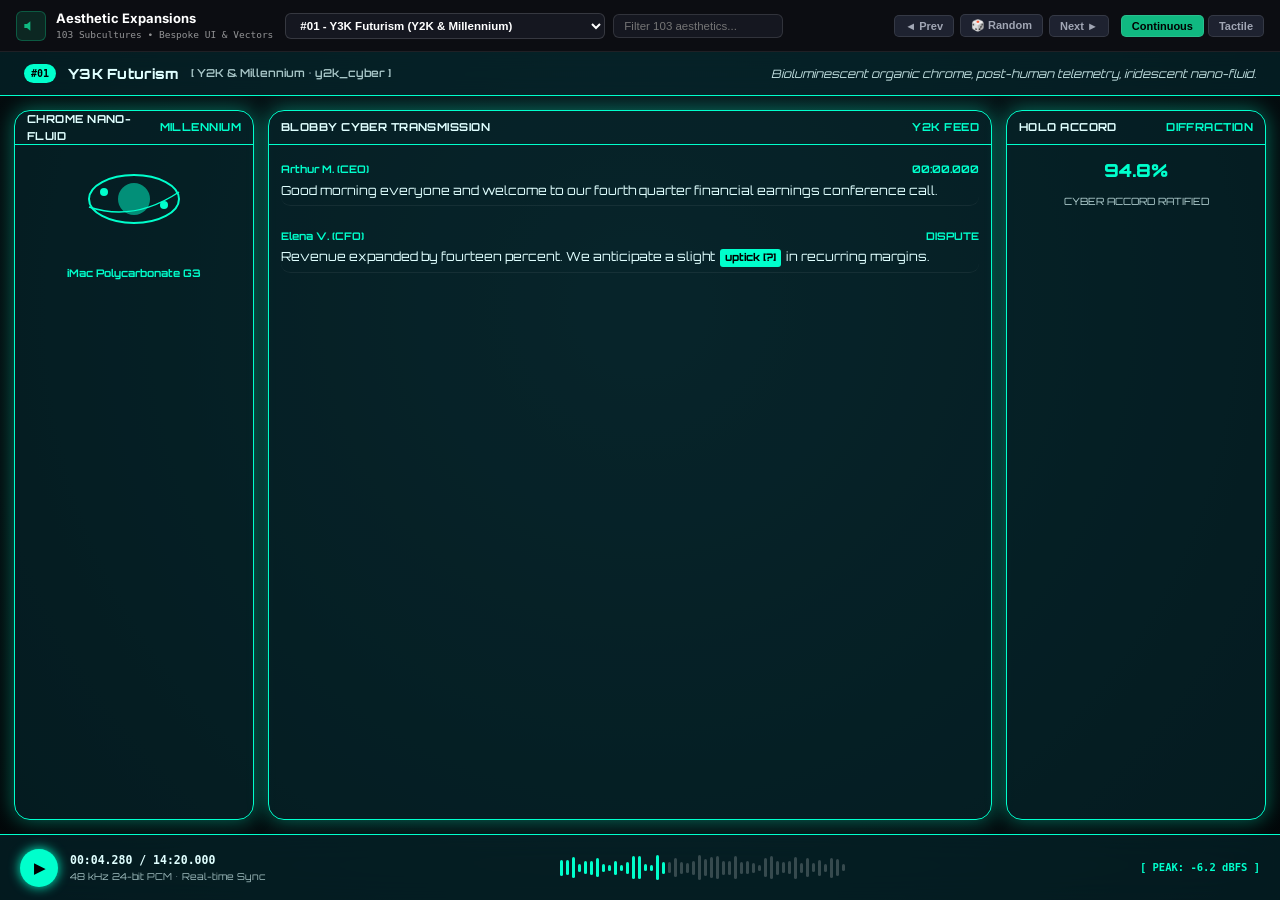
<file: archive/v2_legacy/transcript_suite/web/static/aesthetic_encyclopedia.html>
<!DOCTYPE html>
<html lang="en">
<head>
  <meta charset="UTF-8">
  <meta name="viewport" content="width=device-width, initial-scale=1.0">
  <title>Transcript Suite | 103 Aesthetic Expansions & Studio</title>
  <link rel="icon" href="data:image/svg+xml,<svg xmlns=%22http://www.w3.org/2000/svg%22 viewBox=%220 0 24 24%22 fill=%22none%22 stroke=%22%2310b981%22 stroke-width=%222%22><polygon points=%2211 5 6 9 2 9 2 15 6 15 11 19 11 5%22/><path d=%22M15.54 8.46a5 5 0 0 1 0 7.07%22/></svg>">
  <link rel="preconnect" href="https://fonts.googleapis.com">
  <link rel="preconnect" href="https://fonts.gstatic.com" crossorigin>
  <link href="https://fonts.googleapis.com/css2?family=Cinzel:wght@500;700;900&family=Cinzel+Decorative:wght@700&family=Geist+Mono:wght@400;600;800&family=Geist:wght@300;400;600;700&family=Inter:wght@300;400;600;700;800&family=JetBrains+Mono:wght@400;600;800&family=Lora:ital,wght@0,400;0,600;1,400&family=Newsreader:ital,opsz,wght@0,6..72,400;0,6..72,600;1,6..72,400&family=Orbitron:wght@500;700;900&family=Press+Start+2P&family=Space+Grotesk:wght@400;600;700&family=UnifrakturMaguntia&family=VT323&display=swap" rel="stylesheet">
  <style>
    * { box-sizing: border-box; margin: 0; padding: 0; user-select: none; }
    html, body {
      height: 100vh;
      overflow: hidden;
      font-family: 'Inter', sans-serif;
      font-size: 13px;
      line-height: 1.5;
      background: #08090c;
      color: #ededed;
      -webkit-font-smoothing: antialiased;
    }

    /* TOP CONTROLLER BAR */
    .catalog-top-bar {
      height: 52px;
      background: #0c0d12;
      border-bottom: 1px solid rgba(255, 255, 255, 0.08);
      display: flex;
      align-items: center;
      justify-content: space-between;
      padding: 0 16px;
      flex-shrink: 0;
      z-index: 10000;
      gap: 12px;
    }
    .brand-box { display: flex; align-items: center; gap: 10px; flex-shrink: 0; }
    .brand-icon {
      width: 30px; height: 30px; border-radius: 6px; background: rgba(16, 185, 129, 0.15);
      border: 1px solid rgba(16, 185, 129, 0.35); display: flex; align-items: center; justify-content: center; color: #10b981;
    }
    .brand-title { font-weight: 700; font-size: 13px; color: #fff; }
    .search-input {
      width: 170px; background: #151720; border: 1px solid rgba(255,255,255,0.12); border-radius: 6px;
      color: #fff; padding: 5px 10px; font-size: 11.5px; outline: none;
    }
    .search-input:focus { border-color: #10b981; }
    .theme-dropdown {
      flex: 1; max-width: 320px; background: #151720; border: 1px solid rgba(255,255,255,0.14);
      color: #fff; padding: 5px 10px; border-radius: 6px; font-size: 11.5px; font-weight: 600; outline: none; cursor: pointer;
    }
    .nav-btn {
      background: #1e2230; border: 1px solid rgba(255,255,255,0.1); color: #a1a6b4; padding: 4px 10px;
      border-radius: 5px; font-size: 11px; font-weight: 600; cursor: pointer;
    }
    .nav-btn:hover { color: #fff; background: #2b3044; }
    .mode-pill-btn {
      background: #1e2230; border: 1px solid rgba(255,255,255,0.1); color: #a1a6b4; padding: 4px 10px;
      border-radius: 5px; font-size: 11px; font-weight: 600; cursor: pointer;
    }
    .mode-pill-btn.active { background: #10b981; color: #000; font-weight: 700; }

    /* MASTER AESTHETIC CANVAS VIEWPORT */
    .aesthetic-viewport {
      width: 100vw;
      height: calc(100vh - 52px);
      display: flex;
      flex-direction: column;
      overflow: hidden;
      position: relative;
      transition: background 0.3s ease;
      background: var(--bg);
      color: var(--text-color);
      font-family: var(--font-main);
    }

    /* SUB-BANNER */
    .theme-banner-strip {
      height: 44px;
      display: flex;
      align-items: center;
      justify-content: space-between;
      padding: 0 24px;
      flex-shrink: 0;
      border-bottom: var(--border-spec);
      background: var(--surface-bg);
      backdrop-filter: blur(12px);
      z-index: 100;
    }
    .theme-meta-left { display: flex; align-items: center; gap: 12px; }
    .theme-num-badge {
      font-family: monospace; font-size: 10px; font-weight: 800; padding: 2px 7px;
      border-radius: 999px; background: var(--accent); color: #000;
    }
    .theme-name-txt { font-weight: 800; font-size: 14px; letter-spacing: 0.02em; }
    .theme-cat-tag { font-size: 11px; opacity: 0.75; font-weight: 600; }
    .theme-desc-txt { font-size: 11.5px; opacity: 0.85; font-style: italic; max-width: 520px; white-space: nowrap; overflow: hidden; text-overflow: ellipsis; }

    /* STAGE CONTAINER */
    .stage-container {
      flex: 1;
      display: flex;
      flex-direction: column;
      overflow: hidden;
      position: relative;
      padding: 14px;
    }

    /* COMMON PANEL CARDS */
    .card-panel { min-height: 0; min-height: 0;
      background: var(--surface-bg);
      border: var(--border-spec);
      border-radius: var(--radius-val);
      box-shadow: var(--shadow-val);
      display: flex;
      flex-direction: column;
      overflow: hidden;
      position: relative;
    }
    .card-hdr {
      height: 34px;
      padding: 0 12px;
      display: flex;
      align-items: center;
      justify-content: space-between;
      border-bottom: var(--border-spec);
      font-weight: 700;
      font-size: 11px;
      letter-spacing: 0.04em;
    }
    .card-body {
      flex: 1;
      overflow-y: auto;
      padding: 12px;
      display: flex;
      flex-direction: column;
      gap: 10px;
    }

    /* TRANSCRIPT FORMAT */
    .spk-item {
      padding: 8px 10px;
      border-radius: calc(var(--radius-val) * 0.6);
      background: rgba(0,0,0,0.12);
      border: 1px solid rgba(255,255,255,0.05);
      display: flex;
      flex-direction: column;
      gap: 3px;
    }
    .spk-hdr-line { display: flex; justify-content: space-between; font-size: 10.5px; font-weight: 700; color: var(--accent); }
    .spk-txt { font-size: 12.5px; line-height: 1.5; }
    .dispute-chip {
      display: inline-block; background: var(--accent); color: #000; font-weight: 800; font-size: 10.5px;
      padding: 1px 5px; border-radius: 3px; margin: 0 2px;
    }

    /* CONTINUOUS vs TACTILE */
    .mode-continuous .spk-item {
      background: transparent !important;
      border: none !important;
      padding: 5px 0 !important;
      border-bottom: 1px solid rgba(255,255,255,0.06) !important;
    }
    .mode-tactile .spk-item {
      box-shadow: 0 2px 6px rgba(0,0,0,0.25) !important;
    }

    /* ARCHETYPE LAYOUTS */
    .stage-grid { min-height: 0; flex: 1; min-height: 0; flex: 1;
      display: grid;
      gap: 14px;
      height: 100%;
    }
    
    /* 1. VISUAL NOVEL */
    .layout-visual-novel .stage-grid, .layout-visual_novel .stage-grid { min-height: 0; flex: 1; min-height: 0; flex: 1; grid-template-columns: 240px 1fr 240px; }
    .vn-dialogue-box {
      background: var(--surface-bg);
      border: 2px solid var(--accent);
      border-radius: 8px;
      padding: 14px;
      box-shadow: 0 0 20px rgba(0,0,0,0.5);
      display: flex;
      flex-direction: column;
      gap: 8px;
    }
    .vn-nameplate {
      display: inline-block;
      align-self: flex-start;
      background: var(--accent);
      color: #000;
      font-weight: 900;
      font-size: 11px;
      padding: 2px 10px;
      border-radius: 4px;
      letter-spacing: 0.05em;
    }

    /* 2. ANALOG CONSOLE */
    .layout-analog-console .stage-grid, .layout-analog_console .stage-grid { min-height: 0; flex: 1; min-height: 0; flex: 1; grid-template-columns: 260px 1fr 260px; }
    .vu-dial-meter {
      width: 100%;
      height: 75px;
      background: #1a1813;
      border: 2px solid #5a4b32;
      border-radius: 4px;
      padding: 6px;
      position: relative;
      overflow: hidden;
      box-shadow: inset 0 0 10px #000;
    }
    .vu-needle {
      position: absolute; bottom: 0; left: 50%; width: 2px; height: 60px; background: #ff3333;
      transform-origin: bottom center; transform: rotate(-25deg); animation: needleBounce 1.8s infinite ease-in-out;
    }
    @keyframes needleBounce {
      0% { transform: rotate(-35deg); }
      30% { transform: rotate(15deg); }
      50% { transform: rotate(-10deg); }
      70% { transform: rotate(25deg); }
      100% { transform: rotate(-35deg); }
    }

    /* 3. CYBER HUD */
    .layout-cyber-hud .stage-grid, .layout-cyber_hud .stage-grid { min-height: 0; flex: 1; min-height: 0; flex: 1; grid-template-columns: 240px 1fr 280px; }
    .radar-sweep-box {
      width: 110px; height: 110px; border-radius: 50%; border: 1px solid var(--accent);
      position: relative; margin: 8px auto; overflow: hidden;
      background: radial-gradient(circle, rgba(0,255,150,0.05) 0%, transparent 70%);
    }
    .radar-sweep-arm {
      position: absolute; top: 0; left: 0; width: 100%; height: 100%;
      background: conic-gradient(from 0deg, transparent 0deg, var(--accent) 45deg, transparent 50deg);
      opacity: 0.35; animation: radarRotate 3s linear infinite;
    }
    @keyframes radarRotate { from { transform: rotate(0deg); } to { transform: rotate(360deg); } }

    /* 4. GOTHIC VELVET */
    .layout-gothic-velvet .stage-grid, .layout-gothic_velvet .stage-grid { min-height: 0; flex: 1; min-height: 0; flex: 1; grid-template-columns: 250px 1fr 250px; }
    .gothic-arch-card {
      border-radius: 36px 36px var(--radius-val) var(--radius-val);
      border: 1px solid var(--accent);
      box-shadow: 0 0 15px rgba(0,0,0,0.6);
    }

    /* 5. BURTONESQUE */
    .layout-burtonesque .stage-grid { min-height: 0; flex: 1; min-height: 0; flex: 1; grid-template-columns: 240px 1fr 240px; }
    .burton-skew { transform: rotate(-1deg); border: 2px dashed var(--accent); }

    /* 6. AERO LIQUID */
    .layout-aero-liquid .stage-grid, .layout-aero_liquid .stage-grid { min-height: 0; flex: 1; min-height: 0; flex: 1; grid-template-columns: 240px 1fr 260px; }
    .aero-orb {
      width: 44px; height: 44px; border-radius: 50%;
      background: radial-gradient(circle at 30% 30%, rgba(255,255,255,0.8), rgba(0,200,255,0.4) 60%, rgba(0,50,150,0.8));
      box-shadow: 0 4px 15px rgba(0,180,255,0.5), inset 0 0 10px rgba(255,255,255,0.6);
    }

    /* 7. STEAMPUNK */
    .layout-steampunk-machinery .stage-grid, .layout-steampunk_machinery .stage-grid { min-height: 0; flex: 1; min-height: 0; flex: 1; grid-template-columns: 260px 1fr 240px; }

    /* 8. SYNTHWAVE */
    .layout-synthwave-outrun .stage-grid, .layout-synthwave_outrun .stage-grid { min-height: 0; flex: 1; min-height: 0; flex: 1; grid-template-columns: 240px 1fr 260px; }
    .synth-sun-hero {
      height: 95px; background: linear-gradient(180deg, #ff007f 0%, #ffaa00 100%);
      border-radius: 50px 50px 0 0; position: relative; overflow: hidden; margin-bottom: 6px;
    }
    .synth-sun-bars {
      position: absolute; bottom: 0; left: 0; right: 0; height: 100%;
      background: repeating-linear-gradient(0deg, #0d0614, #0d0614 3px, transparent 3px, transparent 10px);
    }

    /* 9. GEOCITIES */
    .layout-geocities-web1 .stage-grid, .layout-geocities_web1 .stage-grid { min-height: 0; flex: 1; min-height: 0; flex: 1; grid-template-columns: 200px 1fr 220px; }
    .web1-table {
      border: 2px outset #ffffff; background: #c0c0c0; color: #000000; padding: 6px; font-family: 'Times New Roman', serif;
    }

    /* 10. SCHOLASTIC */
    .layout-scholastic-grimoire .stage-grid, .layout-scholastic_grimoire .stage-grid { min-height: 0; flex: 1; min-height: 0; flex: 1; grid-template-columns: 240px 1fr 240px; }

    /* 11. SOLARPUNK */
    .layout-solarpunk-botanical .stage-grid, .layout-solarpunk_botanical .stage-grid { min-height: 0; flex: 1; min-height: 0; flex: 1; grid-template-columns: 240px 1fr 260px; }

    /* 12. ARCADE */
    .layout-arcade-cabinet .stage-grid, .layout-arcade_cabinet .stage-grid { min-height: 0; flex: 1; min-height: 0; flex: 1; grid-template-columns: 220px 1fr 240px; }

    /* 13. TACTILE HARDWARE */
    .layout-tactile-hardware .stage-grid, .layout-tactile_hardware .stage-grid { min-height: 0; flex: 1; min-height: 0; flex: 1; grid-template-columns: 240px 1fr 260px; }

    /* 14. POMO GRAPHIC */
    .layout-pomo-graphic .stage-grid, .layout-pomo_graphic .stage-grid { min-height: 0; flex: 1; min-height: 0; flex: 1; grid-template-columns: 240px 1fr 260px; }

    /* 15. AMBIENT LOUNGE */
    .layout-ambient-lounge .stage-grid, .layout-ambient_lounge .stage-grid { min-height: 0; flex: 1; min-height: 0; flex: 1; grid-template-columns: 260px 1fr 240px; }
    .vinyl-record {
      width: 70px; height: 70px; border-radius: 50%;
      background: radial-gradient(circle, #ff5500 20%, #111 21%, #222 50%, #111 51%, #1e1e1e 95%, #111 100%);
      box-shadow: 0 4px 10px rgba(0,0,0,0.5); animation: spinRecord 4s linear infinite;
    }
    @keyframes spinRecord { from { transform: rotate(0deg); } to { transform: rotate(360deg); } }

    /* 16. COSMIC ETHEREAL */
    .layout-cosmic-ethereal .stage-grid, .layout-cosmic_ethereal .stage-grid { min-height: 0; flex: 1; min-height: 0; flex: 1; grid-template-columns: 240px 1fr 260px; }

    /* 17. Y2K CYBER */
    .layout-y2k-cyber .stage-grid, .layout-y2k_cyber .stage-grid { min-height: 0; flex: 1; min-height: 0; flex: 1; grid-template-columns: 240px 1fr 260px; }

    /* BOTTOM AUDIO DECK */
    .theme-bottom-deck {
      height: 66px;
      background: var(--surface-bg);
      border-top: var(--border-spec);
      display: flex;
      align-items: center;
      justify-content: space-between;
      padding: 0 20px;
      flex-shrink: 0;
      backdrop-filter: blur(16px);
      z-index: 100;
    }
    .deck-play-btn {
      width: 38px; height: 38px; border-radius: 999px; background: var(--accent); color: #000;
      border: none; font-weight: 800; font-size: 14px; display: flex; align-items: center; justify-content: center;
      cursor: pointer; box-shadow: 0 0 12px var(--accent);
    }
    .wave-bars-holder { display: flex; align-items: center; gap: 3px; height: 26px; }
    .w-bar { width: 3px; background: rgba(255,255,255,0.2); border-radius: 2px; transition: height 0.1s ease; }
    .w-bar.active { background: var(--accent); }
  </style>
</head>
<body class="mode-continuous">

  <!-- TOP WORKBENCH CONTROLLER -->
  <header class="catalog-top-bar">
    <div class="brand-box">
      <div class="brand-icon">
        <svg style="width: 16px; height: 16px; fill: currentColor;" viewBox="0 0 24 24"><polygon points="11 5 6 9 2 9 2 15 6 15 11 19 11 5"/></svg>
      </div>
      <div>
        <div class="brand-title">Aesthetic Expansions</div>
        <div style="font-size: 9.5px; opacity: 0.6; font-family: monospace;">103 Subcultures • Bespoke UI & Vectors</div>
      </div>
    </div>

    <!-- THEME DROPDOWN & SEARCH -->
    <div style="display: flex; align-items: center; gap: 8px; flex: 1; max-width: 600px;">
      <select class="theme-dropdown" id="themeSelect" onchange="selectTheme(this.value)"></select>
      <input type="text" class="search-input" id="filterInput" placeholder="Filter 103 aesthetics..." oninput="filterThemes(this.value)">
    </div>

    <!-- QUICK NAV -->
    <div style="display: flex; align-items: center; gap: 6px;">
      <button class="nav-btn" onclick="navPrev()">◄ Prev</button>
      <button class="nav-btn" onclick="randomTheme()">🎲 Random</button>
      <button class="nav-btn" onclick="navNext()">Next ►</button>
    </div>

    <!-- MODE TOGGLE -->
    <div style="display: flex; align-items: center; gap: 4px;">
      <button class="mode-pill-btn active" onclick="setMode('continuous')" id="btnContinuous">Continuous</button>
      <button class="mode-pill-btn" onclick="setMode('tactile')" id="btnTactile">Tactile</button>
    </div>
  </header>

  <!-- MASTER VIEWPORT -->
  <main class="aesthetic-viewport" id="aestheticViewport">
    <!-- SUB-BANNER -->
    <div class="theme-banner-strip">
      <div class="theme-meta-left">
        <span class="theme-num-badge" id="themeNumBadge">#01</span>
        <span class="theme-name-txt" id="themeNameTxt">Y3K Futurism</span>
        <span class="theme-cat-tag" id="themeCatTag">[ Y2K & Millennium ]</span>
      </div>
      <div class="theme-desc-txt" id="themeDescTxt">Bioluminescent organic chrome, post-human telemetry, iridescent nano-fluid.</div>
    </div>

    <!-- DYNAMIC STAGE CONTAINER -->
    <div class="stage-container" id="stageContainer"></div>

    <!-- BOTTOM AUDIO DECK -->
    <footer class="theme-bottom-deck" id="audioDeck"></footer>
  </main>

  <script>
    const THEMES = {
  "y3k_futurism": {
    "index": 1,
    "slug": "y3k_futurism",
    "name": "Y3K Futurism",
    "category": "Y2K & Millennium",
    "desc": "Bioluminescent organic chrome, post-human telemetry, iridescent nano-fluid.",
    "bg": "radial-gradient(circle at 50% 30%, #0a1f24 0%, #020608 100%)",
    "surface": "rgba(6, 40, 48, 0.6)",
    "border": "1px solid #00ffcc",
    "radius": "16px",
    "font": "'Orbitron', sans-serif",
    "text_color": "#e0ffff",
    "accent": "#00ffcc",
    "glow": "0 0 20px rgba(0,255,204,0.4)",
    "archetype": "y2k_cyber"
  },
  "utopian_scholastic": {
    "index": 2,
    "slug": "utopian_scholastic",
    "name": "Utopian Scholastic",
    "category": "Scholastic & Academia",
    "desc": "Classical ivory marble, sunlit neoclassical academy, gilded laurel accents, clean civic ideals.",
    "bg": "linear-gradient(180deg, #f7f5f0 0%, #eae5dc 100%)",
    "surface": "#ffffff",
    "border": "1px solid #dcd5c7",
    "radius": "4px",
    "font": "'Cinzel', serif",
    "text_color": "#1f1d1a",
    "accent": "#b38728",
    "glow": "0 4px 15px rgba(179,135,40,0.2)",
    "archetype": "scholastic_grimoire"
  },
  "whimsygothic": {
    "index": 3,
    "slug": "whimsygothic",
    "name": "Whimsygothic",
    "category": "Dark & Gothic",
    "desc": "90s celestial velvet, midnight indigo, astrological gold suns and crescent moons, Practical Magic mood.",
    "bg": "radial-gradient(circle, #1a102f 0%, #090514 100%)",
    "surface": "#140c24",
    "border": "1px solid #79529cf0",
    "radius": "8px",
    "font": "'Cinzel Decorative', 'Lora', serif",
    "text_color": "#ebdcf9",
    "accent": "#f5c542",
    "glow": "0 0 16px rgba(245,197,66,0.3)",
    "archetype": "gothic_velvet"
  },
  "gen_x_soft_club": {
    "index": 4,
    "slug": "gen_x_soft_club",
    "name": "Gen X Soft Club",
    "category": "Lifestyle & Retro",
    "desc": "Mid-90s ambient lounge, chillout rooms, frosted seafoam, nylon windbreakers, Cafe del Mar.",
    "bg": "linear-gradient(135deg, #1b262c 0%, #0f1418 100%)",
    "surface": "#162026",
    "border": "1px solid #324752",
    "radius": "12px",
    "font": "'Space Grotesk', sans-serif",
    "text_color": "#d1e8e2",
    "accent": "#10b981",
    "glow": "0 8px 24px rgba(0,0,0,0.4)",
    "archetype": "ambient_lounge"
  },
  "aggrotech": {
    "index": 5,
    "slug": "aggrotech",
    "name": "Aggrotech",
    "category": "Music & Subculture",
    "desc": "Harsh EBM, toxic biohazard neon green, distorted industrial razor wire, combat cybernetics.",
    "bg": "#050505",
    "surface": "#0d110d",
    "border": "2px solid #39ff14",
    "radius": "2px",
    "font": "'Orbitron', monospace",
    "text_color": "#e5ffe5",
    "accent": "#39ff14",
    "glow": "0 0 15px rgba(57,255,20,0.6)",
    "archetype": "y2k_cyber"
  },
  "balearic_aesthetic": {
    "index": 6,
    "slug": "balearic_aesthetic",
    "name": "Balearic Aesthetic",
    "category": "Lifestyle & Retro",
    "desc": "Ibiza sun-bleached terracotta, Mediterranean azure sea, white linen, golden hour ecstasy.",
    "bg": "linear-gradient(180deg, #e0f2fe 0%, #fef3c7 60%, #fed7aa 100%)",
    "surface": "rgba(255, 255, 255, 0.85)",
    "border": "1px solid rgba(251, 146, 60, 0.3)",
    "radius": "14px",
    "font": "'Newsreader', serif",
    "text_color": "#1c1917",
    "accent": "#f97316",
    "glow": "0 10px 25px rgba(249,115,22,0.15)",
    "archetype": "ambient_lounge"
  },
  "black_metal": {
    "index": 7,
    "slug": "black_metal",
    "name": "Black Metal",
    "category": "Dark & Gothic",
    "desc": "True Norwegian raw corpse paint, stark monochrome contrast, unreadable barbed wire logo, cold Scandinavian frost.",
    "bg": "#000000",
    "surface": "#080808",
    "border": "1px solid #ffffff",
    "radius": "0px",
    "font": "'UnifrakturMaguntia', 'Courier New', monospace",
    "text_color": "#ffffff",
    "accent": "#cccccc",
    "glow": "none",
    "archetype": "gothic_velvet"
  },
  "burtonesque": {
    "index": 8,
    "slug": "burtonesque",
    "name": "Burtonesque",
    "category": "Dark & Gothic",
    "desc": "Tim Burton gothic fantasy, spiral gothic hills, black and white pinstripes, crooked Victorian clockwork.",
    "bg": "radial-gradient(circle, #242226 0%, #0d0c0e 100%)",
    "surface": "#17151a",
    "border": "2px dashed #999999",
    "radius": "6px",
    "font": "'Cinzel', serif",
    "text_color": "#f0eef2",
    "accent": "#c084fc",
    "glow": "0 0 18px rgba(192,132,252,0.3)",
    "archetype": "burtonesque"
  },
  "cassette_futurism": {
    "index": 9,
    "slug": "cassette_futurism",
    "name": "Cassette Futurism",
    "category": "Retro Computing",
    "desc": "Late 70s / 80s analog sci-fi (Alien 1979), glowing amber CRT displays, magnetic tape spools, chunky toggle switches.",
    "bg": "#111411",
    "surface": "#191e19",
    "border": "2px solid #5a735a",
    "radius": "4px",
    "font": "'VT323', monospace",
    "text_color": "#7aff7a",
    "accent": "#ffaa00",
    "glow": "0 0 10px rgba(122,255,122,0.4)",
    "archetype": "analog_console"
  },
  "chromecore": {
    "index": 10,
    "slug": "chromecore",
    "name": "Chromecore",
    "category": "Y2K & Millennium",
    "desc": "High-gloss liquid mercury, 3D metallic mirror reflection, molten cyber silver, sterile studio reflections.",
    "bg": "linear-gradient(135deg, #2b2e36 0%, #0d0e12 100%)",
    "surface": "linear-gradient(180deg, #4b5261 0%, #1c1e24 100%)",
    "border": "1.5px solid #e2e8f0",
    "radius": "12px",
    "font": "'Space Grotesk', sans-serif",
    "text_color": "#ffffff",
    "accent": "#cbd5e1",
    "glow": "0 0 25px rgba(255,255,255,0.4)",
    "archetype": "y2k_cyber"
  },
  "cyberdelia": {
    "index": 11,
    "slug": "cyberdelia",
    "name": "Cyberdelia",
    "category": "Y2K & Millennium",
    "desc": "1995 Hackers film, neon rave psychedelia, rollerblades, fractal spirals, fluorescent typography.",
    "bg": "radial-gradient(circle, #2a0845 0%, #6441a5 100%)",
    "surface": "#1f0c38",
    "border": "2px solid #ff007f",
    "radius": "10px",
    "font": "'Orbitron', sans-serif",
    "text_color": "#00ffff",
    "accent": "#ff007f",
    "glow": "0 0 16px #ff007f",
    "archetype": "y2k_cyber"
  },
  "disco_polo": {
    "index": 12,
    "slug": "disco_polo",
    "name": "Disco Polo",
    "category": "Music & Subculture",
    "desc": "Early 90s Central European synth-pop, flashy chrome wordart, magenta and laser violet dance halls.",
    "bg": "linear-gradient(135deg, #4a00e0 0%, #8e2de2 100%)",
    "surface": "#26004d",
    "border": "2px solid #ff00cc",
    "radius": "14px",
    "font": "'Space Grotesk', sans-serif",
    "text_color": "#fff",
    "accent": "#ff00cc",
    "glow": "0 0 20px #ff00cc",
    "archetype": "synthwave_outrun"
  },
  "dungeonpunk": {
    "index": 13,
    "slug": "dungeonpunk",
    "name": "Dungeonpunk",
    "category": "Dark & Gothic",
    "desc": "Fantasy alchemy meets crude industrial machinery, glowing rune crystals, heavy forged iron and soot.",
    "bg": "#120f0d",
    "surface": "#1c1815",
    "border": "2px solid #854d0e",
    "radius": "4px",
    "font": "'Cinzel', serif",
    "text_color": "#e2d9cf",
    "accent": "#eab308",
    "glow": "0 0 12px rgba(234,179,8,0.3)",
    "archetype": "gothic_velvet"
  },
  "early_cyber": {
    "index": 14,
    "slug": "early_cyber",
    "name": "Early Cyber",
    "category": "Retro Computing",
    "desc": "Late 80s wireframe Gibson cyberspace, green phosphorus vector lines on black grid horizon.",
    "bg": "#000000",
    "surface": "#050d05",
    "border": "1px solid #00ff66",
    "radius": "0px",
    "font": "'VT323', monospace",
    "text_color": "#00ff66",
    "accent": "#00ff66",
    "glow": "0 0 8px #00ff66",
    "archetype": "analog_console"
  },
  "electroclash": {
    "index": 15,
    "slug": "electroclash",
    "name": "Electroclash",
    "category": "Music & Subculture",
    "desc": "Early 2000s New York/Berlin club scene, high-fashion neon synthesizer sleaze, stark black and hot pink.",
    "bg": "#0a0a0a",
    "surface": "#141414",
    "border": "2px solid #ff0055",
    "radius": "0px",
    "font": "'Helvetica Neue', sans-serif",
    "text_color": "#ffffff",
    "accent": "#ff0055",
    "glow": "0 0 14px #ff0055",
    "archetype": "y2k_cyber"
  },
  "factory_pomo": {
    "index": 16,
    "slug": "factory_pomo",
    "name": "Factory Pomo",
    "category": "Design & UI",
    "desc": "Late 80s Postmodern industrial design, geometric primary shapes, corrugated sheet metal, safety yellow caution.",
    "bg": "#22252a",
    "surface": "#2c3138",
    "border": "3px solid #eab308",
    "radius": "0px",
    "font": "'Space Grotesk', sans-serif",
    "text_color": "#f3f4f6",
    "accent": "#eab308",
    "glow": "none",
    "archetype": "pomo_graphic"
  },
  "frasurbane": {
    "index": 17,
    "slug": "frasurbane",
    "name": "Frasurbane",
    "category": "Lifestyle & Retro",
    "desc": "Mid-to-late 90s sophisticated urban apartment (Frasier), muted sage green, beige corduroy, jazz and espresso.",
    "bg": "#242724",
    "surface": "#2d332d",
    "border": "1px solid #4a544a",
    "radius": "6px",
    "font": "'Lora', Georgia, serif",
    "text_color": "#e8eae6",
    "accent": "#8fa38f",
    "glow": "0 4px 12px rgba(0,0,0,0.3)",
    "archetype": "ambient_lounge"
  },
  "glitch_art": {
    "index": 18,
    "slug": "glitch_art",
    "name": "Glitch Art",
    "category": "Retro Computing",
    "desc": "MPEG compression artifacting, datamoshing, RGB channel split, broken sync, CRT scanline errors.",
    "bg": "#08080a",
    "surface": "#121217",
    "border": "1px solid #ff0055",
    "radius": "0px",
    "font": "'JetBrains Mono', monospace",
    "text_color": "#00ffff",
    "accent": "#ff0055",
    "glow": "0 0 8px rgba(0,255,255,0.7)",
    "archetype": "pomo_graphic"
  },
  "global_village_coffeehouse": {
    "index": 19,
    "slug": "global_village_coffeehouse",
    "name": "Global Village Coffeehouse",
    "category": "Lifestyle & Retro",
    "desc": "1990s world music, earthy swirl motifs, warm roasted ochre, tribal patterns, acoustic coffeehouse.",
    "bg": "#261811",
    "surface": "#332219",
    "border": "2px solid #8c5835",
    "radius": "10px",
    "font": "'Newsreader', serif",
    "text_color": "#eeddcc",
    "accent": "#d97736",
    "glow": "0 4px 16px rgba(0,0,0,0.4)",
    "archetype": "ambient_lounge"
  },
  "googie_kitsch": {
    "index": 20,
    "slug": "googie_kitsch",
    "name": "Googie Kitsch",
    "category": "Design & UI",
    "desc": "1950s atomic age diner, boomerangs, parabolic arches, pastel turquoise and flamingo pink, Space Age optimism.",
    "bg": "linear-gradient(135deg, #164e63 0%, #082f49 100%)",
    "surface": "#0e3b4d",
    "border": "2px solid #f43f5e",
    "radius": "24px",
    "font": "'Space Grotesk', cursive, sans-serif",
    "text_color": "#fef08a",
    "accent": "#f43f5e",
    "glow": "0 0 16px rgba(244,63,94,0.4)",
    "archetype": "pomo_graphic"
  },
  "graffiti_pop": {
    "index": 21,
    "slug": "graffiti_pop",
    "name": "Graffiti Pop",
    "category": "Design & UI",
    "desc": "Keith Haring / urban street art, bold black contour lines, vivid primary drip colors, spray can stencils.",
    "bg": "#18181b",
    "surface": "#27272a",
    "border": "3px solid #000",
    "radius": "12px",
    "font": "'Impact', sans-serif",
    "text_color": "#ffffff",
    "accent": "#facc15",
    "glow": "0 6px 0 #000000",
    "archetype": "pomo_graphic"
  },
  "hacker_chic": {
    "index": 22,
    "slug": "hacker_chic",
    "name": "Hacker Chic",
    "category": "Cyberpunk & Tech",
    "desc": "Hollywood 90s cyber thriller, translucent black goggles, matrix code waterfalls, encrypted terminal headers.",
    "bg": "#030708",
    "surface": "#081317",
    "border": "1px solid #00f0ff",
    "radius": "2px",
    "font": "'Geist Mono', monospace",
    "text_color": "#80f8ff",
    "accent": "#00f0ff",
    "glow": "0 0 12px rgba(0,240,255,0.4)",
    "archetype": "cyber_hud"
  },
  "industrial_gothic": {
    "index": 23,
    "slug": "industrial_gothic",
    "name": "Industrial Gothic",
    "category": "Dark & Gothic",
    "desc": "Ministry / Nine Inch Nails, rusty bolted iron plates, blood crimson accents, heavy machinery decay.",
    "bg": "#0f0e0e",
    "surface": "#1a1818",
    "border": "2px solid #451a1a",
    "radius": "2px",
    "font": "'Orbitron', sans-serif",
    "text_color": "#d1c7c7",
    "accent": "#dc2626",
    "glow": "0 0 10px rgba(220,38,38,0.3)",
    "archetype": "gothic_velvet"
  },
  "low_poly": {
    "index": 24,
    "slug": "low_poly",
    "name": "Low Poly",
    "category": "Retro Computing",
    "desc": "Mid-90s early 3D gaming (Virtua Fighter, Star Fox), flat-shaded geometric facets, raw faceted polygons.",
    "bg": "#1a202c",
    "surface": "#2d3748",
    "border": "2px solid #4a5568",
    "radius": "0px",
    "font": "'Space Grotesk', sans-serif",
    "text_color": "#edf2f7",
    "accent": "#63b3ed",
    "glow": "none",
    "archetype": "arcade_cabinet"
  },
  "metalheart": {
    "index": 25,
    "slug": "metalheart",
    "name": "Metalheart",
    "category": "Y2K & Millennium",
    "desc": "Late 90s / early 2000s cyber-organic mechanical art, robotic wire bundles, polished titanium, bio-mech.",
    "bg": "#111215",
    "surface": "#1a1c22",
    "border": "1px solid #718096",
    "radius": "8px",
    "font": "'Orbitron', sans-serif",
    "text_color": "#e2e8f0",
    "accent": "#a0aec0",
    "glow": "0 0 14px rgba(160,174,192,0.3)",
    "archetype": "y2k_cyber"
  },
  "neo_pop": {
    "index": 26,
    "slug": "neo_pop",
    "name": "Neo-Pop",
    "category": "Design & UI",
    "desc": "Takashi Murakami / Jeff Koons, hyper-saturated bubblegum cartoon smiles, flat glossy vector vinyl.",
    "bg": "#fff1f2",
    "surface": "#ffffff",
    "border": "3px solid #fda4af",
    "radius": "20px",
    "font": "'Inter', sans-serif",
    "text_color": "#881337",
    "accent": "#f43f5e",
    "glow": "0 8px 24px rgba(244,63,94,0.15)",
    "archetype": "pomo_graphic"
  },
  "net_art": {
    "index": 27,
    "slug": "net_art",
    "name": "Net.art",
    "category": "Retro Computing",
    "desc": "1994 Olia Lialina internet art movement, raw hyperlink text, unstyled forms, dial-up aesthetics, broken images.",
    "bg": "#bfbfbf",
    "surface": "#ffffff",
    "border": "2px inset #ffffff",
    "radius": "0px",
    "font": "'Times New Roman', serif",
    "text_color": "#000000",
    "accent": "#0000ff",
    "glow": "none",
    "archetype": "geocities_web1"
  },
  "old_web": {
    "index": 28,
    "slug": "old_web",
    "name": "Old Web",
    "category": "Retro Computing",
    "desc": "1997 personal homepage, under construction GIFs, rainbow horizontal rules, guestbook banners.",
    "bg": "#000033",
    "surface": "#000066",
    "border": "2px ridge #ffff00",
    "radius": "0px",
    "font": "'Comic Sans MS', sans-serif",
    "text_color": "#ffff00",
    "accent": "#00ffff",
    "glow": "0 0 10px #ffff00",
    "archetype": "geocities_web1"
  },
  "pastel_southwestern": {
    "index": 29,
    "slug": "pastel_southwestern",
    "name": "Pastel Southwestern",
    "category": "Organic & Folk",
    "desc": "Late 80s / early 90s Santa Fe style, desert adobe terracotta, dusty turquoise, bleached cow skull chic.",
    "bg": "#382e2b",
    "surface": "#4a3c37",
    "border": "1.5px solid #2dd4bf",
    "radius": "8px",
    "font": "'Lora', serif",
    "text_color": "#f5ebe6",
    "accent": "#2dd4bf",
    "glow": "0 4px 14px rgba(0,0,0,0.3)",
    "archetype": "ambient_lounge"
  },
  "pc_98": {
    "index": 30,
    "slug": "pc_98",
    "name": "PC-98",
    "category": "Retro Computing",
    "desc": "NEC PC-9801 16-color Japanese computing classic, distinct cyan and magenta pixel dithering, visual novel text box.",
    "bg": "#000000",
    "surface": "#000044",
    "border": "2px solid #00ffff",
    "radius": "0px",
    "font": "'Geist Mono', 'VT323', monospace",
    "text_color": "#ffffff",
    "accent": "#ff00aa",
    "glow": "0 0 6px #00ffff",
    "archetype": "visual_novel"
  },
  "pixel_ui": {
    "index": 31,
    "slug": "pixel_ui",
    "name": "Pixel UI",
    "category": "Retro Computing",
    "desc": "Clean crisp hand-crafted 16-bit pixel art UI, dithered dropshadows, chunky pixel cursors.",
    "bg": "#1a1026",
    "surface": "#281a3d",
    "border": "2px solid #a855f7",
    "radius": "0px",
    "font": "'Press Start 2P', monospace",
    "text_color": "#f3e8ff",
    "accent": "#c084fc",
    "glow": "0 4px 0 #000",
    "archetype": "arcade_cabinet"
  },
  "programmer_art": {
    "index": 32,
    "slug": "programmer_art",
    "name": "Programmer Art",
    "category": "Retro Computing",
    "desc": "Pure default UI components, raw debug bounding boxes, magenta collision meshes, 100% utilitarian.",
    "bg": "#ffffff",
    "surface": "#f0f0f0",
    "border": "1px solid #000000",
    "radius": "0px",
    "font": "monospace",
    "text_color": "#000000",
    "accent": "#ff00ff",
    "glow": "none",
    "archetype": "geocities_web1"
  },
  "rainforest_chic": {
    "index": 33,
    "slug": "rainforest_chic",
    "name": "Rainforest Chic",
    "category": "Organic & Folk",
    "desc": "Mid-90s Rainforest Cafe ecotourism, deep emerald canopy, wet tree bark, tropical frogs and toucan neon.",
    "bg": "#061a0e",
    "surface": "#0e2e1a",
    "border": "1.5px solid #22c55e",
    "radius": "10px",
    "font": "'Inter', sans-serif",
    "text_color": "#dcfce7",
    "accent": "#22c55e",
    "glow": "0 4px 16px rgba(34,197,94,0.3)",
    "archetype": "solarpunk_botanical"
  },
  "retro_gamer": {
    "index": 34,
    "slug": "retro_gamer",
    "name": "Retro Gamer",
    "category": "Retro Computing",
    "desc": "CRT scanlines, insert coin flashing text, cabinet marquee glow, 8-way joystick arcade feel.",
    "bg": "#0c0b1e",
    "surface": "#18163b",
    "border": "2px solid #f43f5e",
    "radius": "4px",
    "font": "'Press Start 2P', monospace",
    "text_color": "#ffffff",
    "accent": "#38bdf8",
    "glow": "0 0 14px #f43f5e",
    "archetype": "visual_novel"
  },
  "sepia_blur": {
    "index": 35,
    "slug": "sepia_blur",
    "name": "Sepia Blur",
    "category": "Design & UI",
    "desc": "Atmospheric vintage memory, soft sepia vignette, blurred nostalgic focus, antique daguerreotype warmth.",
    "bg": "#1f1914",
    "surface": "#2c241c",
    "border": "1px solid #524335",
    "radius": "12px",
    "font": "'Newsreader', serif",
    "text_color": "#eaddcf",
    "accent": "#c29d78",
    "glow": "0 8px 24px rgba(0,0,0,0.5)",
    "archetype": "ambient_lounge"
  },
  "silicon_dreams": {
    "index": 36,
    "slug": "silicon_dreams",
    "name": "Silicon Dreams",
    "category": "Retro Computing",
    "desc": "Early Silicon Valley cleanroom utopianism, sterile beige computer cases, microprocessor die micro-photography.",
    "bg": "#212529",
    "surface": "#2b3035",
    "border": "1px solid #495057",
    "radius": "6px",
    "font": "'Geist Mono', monospace",
    "text_color": "#f8f9fa",
    "accent": "#0dcaf0",
    "glow": "0 0 10px rgba(13,202,240,0.25)",
    "archetype": "analog_console"
  },
  "superflat": {
    "index": 37,
    "slug": "superflat",
    "name": "Superflat",
    "category": "Design & UI",
    "desc": "Takashi Murakami postmodern Japanese art, razor-sharp vector line art, graphic depthless high-gloss planes.",
    "bg": "#ffffff",
    "surface": "#fafafa",
    "border": "2px solid #000000",
    "radius": "0px",
    "font": "'Space Grotesk', sans-serif",
    "text_color": "#111827",
    "accent": "#3b82f6",
    "glow": "0 6px 0 #000",
    "archetype": "pomo_graphic"
  },
  "vectorheart": {
    "index": 38,
    "slug": "vectorheart",
    "name": "Vectorheart",
    "category": "Y2K & Millennium",
    "desc": "Late 90s Flash vector art, aerodynamic swoop ribbons, floating concentric target circles, glowing cyber hearts.",
    "bg": "#13091f",
    "surface": "#221136",
    "border": "1.5px solid #ec4899",
    "radius": "16px",
    "font": "'Space Grotesk', sans-serif",
    "text_color": "#fdf2f8",
    "accent": "#ec4899",
    "glow": "0 0 18px rgba(236,72,153,0.4)",
    "archetype": "y2k_cyber"
  },
  "y2k_futurism": {
    "index": 39,
    "slug": "y2k_futurism",
    "name": "Y2K Futurism",
    "category": "Y2K & Millennium",
    "desc": "1999 millennium bug cyber-optimism, silver inflatable vinyl jackets, blue LED lens flares, Oakley sunglasses.",
    "bg": "radial-gradient(circle at 50% 20%, #172554 0%, #030712 100%)",
    "surface": "rgba(30, 58, 138, 0.4)",
    "border": "1px solid #60a5fa",
    "radius": "18px",
    "font": "'Space Grotesk', sans-serif",
    "text_color": "#eff6ff",
    "accent": "#38bdf8",
    "glow": "0 0 20px rgba(56,189,248,0.35)",
    "archetype": "y2k_cyber"
  },
  "zen_x": {
    "index": 40,
    "slug": "zen_x",
    "name": "Zen-X",
    "category": "Lifestyle & Retro",
    "desc": "Late 90s minimalist eastern zen meets corporate tech, smooth river pebbles, bamboo screens, calm tea room focus.",
    "bg": "#1c1c1b",
    "surface": "#272726",
    "border": "1px solid #3f3f3e",
    "radius": "8px",
    "font": "'Inter', sans-serif",
    "text_color": "#e7e5e4",
    "accent": "#a8a29e",
    "glow": "0 4px 12px rgba(0,0,0,0.3)",
    "archetype": "ambient_lounge"
  },
  "eight_bit": {
    "index": 41,
    "slug": "eight_bit",
    "name": "8-Bit",
    "category": "Retro Computing",
    "desc": "NES / Game Boy 8-bit chip music aesthetics, low resolution pixel tiles, high-contrast primary colors.",
    "bg": "#0f380f",
    "surface": "#306230",
    "border": "2px solid #8bac0f",
    "radius": "0px",
    "font": "'Press Start 2P', monospace",
    "text_color": "#9bbc0f",
    "accent": "#8bac0f",
    "glow": "none",
    "archetype": "arcade_cabinet"
  },
  "arcadecore": {
    "index": 42,
    "slug": "arcadecore",
    "name": "Arcadecore",
    "category": "Retro Computing",
    "desc": "Dark neon arcade room, coin door slots, high-score screen flicker, street fighter cabinet vinyl art.",
    "bg": "#06060c",
    "surface": "#101026",
    "border": "2px solid #a855f7",
    "radius": "6px",
    "font": "'Press Start 2P', monospace",
    "text_color": "#fdf4ff",
    "accent": "#e879f9",
    "glow": "0 0 16px #a855f7",
    "archetype": "arcade_cabinet"
  },
  "cyberpunk": {
    "index": 43,
    "slug": "cyberpunk",
    "name": "Cyberpunk",
    "category": "Cyberpunk & Tech",
    "desc": "High tech low life, neon drenched dark wet city, kanji advertisements, chrome cyberware, yellow caution tags.",
    "bg": "#07080d",
    "surface": "#10131f",
    "border": "1px solid #f43f5e",
    "radius": "0px",
    "font": "'Orbitron', sans-serif",
    "text_color": "#00f0ff",
    "accent": "#f43f5e",
    "glow": "0 0 12px #00f0ff",
    "archetype": "cyber_hud"
  },
  "laser_grid": {
    "index": 44,
    "slug": "laser_grid",
    "name": "Laser Grid",
    "category": "Cyberpunk & Tech",
    "desc": "Tron neon grid horizon vanishing to infinity, intense wireframe vector glow, 80s arcade vector simulator.",
    "bg": "#000000",
    "surface": "#080614",
    "border": "1px solid #00f0ff",
    "radius": "0px",
    "font": "'Orbitron', monospace",
    "text_color": "#ffffff",
    "accent": "#00f0ff",
    "glow": "0 0 16px #00f0ff",
    "archetype": "cyber_hud"
  },
  "themed_spaces": {
    "index": 45,
    "slug": "themed_spaces",
    "name": "Themed Spaces",
    "category": "Design & UI",
    "desc": "Early 2000s themed retail interior, planetary ceiling projections, sensory overload amusement architecture.",
    "bg": "#1a1528",
    "surface": "#29213d",
    "border": "2px solid #ec4899",
    "radius": "14px",
    "font": "'Space Grotesk', sans-serif",
    "text_color": "#fdf4ff",
    "accent": "#a855f7",
    "glow": "0 10px 30px rgba(0,0,0,0.5)",
    "archetype": "y2k_cyber"
  },
  "supergraphic_ultramodern": {
    "index": 46,
    "slug": "supergraphic_ultramodern",
    "name": "Supergraphic Ultramodern",
    "category": "Design & UI",
    "desc": "Bold diagonal wall graphics, 1970s supergraphics, monumental Swiss typography, high impact geometry.",
    "bg": "#18181b",
    "surface": "#27272a",
    "border": "4px solid #f97316",
    "radius": "0px",
    "font": "'Impact', 'Inter', sans-serif",
    "text_color": "#ffffff",
    "accent": "#f97316",
    "glow": "none",
    "archetype": "pomo_graphic"
  },
  "neon_noir": {
    "index": 47,
    "slug": "neon_noir",
    "name": "Neon Noir",
    "category": "Cyberpunk & Tech",
    "desc": "Blade Runner rain soaked back alleys, moody saxophone smoke, neon signs reflecting in oil slicks, dark cyan and amber.",
    "bg": "#06090e",
    "surface": "#0e1520",
    "border": "1px solid #0284c7",
    "radius": "4px",
    "font": "'Geist', sans-serif",
    "text_color": "#e0f2fe",
    "accent": "#f59e0b",
    "glow": "0 0 14px rgba(2,132,199,0.4)",
    "archetype": "cyber_hud"
  },
  "neo_tokyo": {
    "index": 48,
    "slug": "neo_tokyo",
    "name": "Neo-Tokyo",
    "category": "Cyberpunk & Tech",
    "desc": "Akira 1988 motorcycle taillight trails, decaying megalopolis, concrete highway interchanges, red hazard capsules.",
    "bg": "#0a0507",
    "surface": "#170a0f",
    "border": "1.5px solid #ef4444",
    "radius": "2px",
    "font": "'Orbitron', sans-serif",
    "text_color": "#fee2e2",
    "accent": "#ef4444",
    "glow": "0 0 18px rgba(239,68,68,0.5)",
    "archetype": "cyber_hud"
  },
  "nineties_cool": {
    "index": 49,
    "slug": "nineties_cool",
    "name": "90s Cool",
    "category": "Lifestyle & Retro",
    "desc": "B-boy baggy denim, Sony Walkman belt clips, CD jewel cases, clear plastic pager beepers, VHS tape noise.",
    "bg": "#181920",
    "surface": "#222430",
    "border": "2px solid #38bdf8",
    "radius": "8px",
    "font": "'Space Grotesk', sans-serif",
    "text_color": "#f1f5f9",
    "accent": "#38bdf8",
    "glow": "0 4px 14px rgba(0,0,0,0.4)",
    "archetype": "ambient_lounge"
  },
  "abstract_tech": {
    "index": 50,
    "slug": "abstract_tech",
    "name": "Abstract Tech",
    "category": "Cyberpunk & Tech",
    "desc": "Non-figurative digital generative geometry, floating floating coordinate axes, particle node constellations.",
    "bg": "#0a0b10",
    "surface": "#12141e",
    "border": "1px solid #3b82f6",
    "radius": "6px",
    "font": "'Geist Mono', monospace",
    "text_color": "#e0e7ff",
    "accent": "#3b82f6",
    "glow": "0 0 12px rgba(59,130,246,0.3)",
    "archetype": "cyber_hud"
  },
  "artcore": {
    "index": 51,
    "slug": "artcore",
    "name": "Artcore",
    "category": "Music & Subculture",
    "desc": "Japanese drum and bass / piano rhythm game subculture, delicate piano keys meets intense breakbeats, airy white clouds.",
    "bg": "#0c1017",
    "surface": "#161d2a",
    "border": "1px solid #93c5fd",
    "radius": "10px",
    "font": "'Newsreader', sans-serif",
    "text_color": "#f0f9ff",
    "accent": "#38bdf8",
    "glow": "0 8px 24px rgba(56,189,248,0.2)",
    "archetype": "synthwave_outrun"
  },
  "clovercore": {
    "index": 52,
    "slug": "clovercore",
    "name": "Clovercore",
    "category": "Organic & Folk",
    "desc": "Dewey morning clover fields, four-leaf clover luck, fresh morning mist, bright emerald and dandelion yellow.",
    "bg": "#0a1a0f",
    "surface": "#132b1b",
    "border": "1.5px solid #4ade80",
    "radius": "14px",
    "font": "'Inter', sans-serif",
    "text_color": "#f0fdf4",
    "accent": "#22c55e",
    "glow": "0 6px 18px rgba(34,197,94,0.25)",
    "archetype": "solarpunk_botanical"
  },
  "dark_aero": {
    "index": 53,
    "slug": "dark_aero",
    "name": "Dark Aero",
    "category": "Y2K & Millennium",
    "desc": "Windows Vista era midnight glass, dark acrylic aero glass blur, moody glowing aquamarine borders, wet obsidian reflections.",
    "bg": "radial-gradient(circle, #081521 0%, #020407 100%)",
    "surface": "rgba(10, 26, 40, 0.75)",
    "border": "1px solid rgba(56, 189, 248, 0.35)",
    "radius": "14px",
    "font": "'Geist', sans-serif",
    "text_color": "#f0f9ff",
    "accent": "#38bdf8",
    "glow": "0 16px 36px rgba(0,0,0,0.7)",
    "archetype": "aero_liquid"
  },
  "darkest_academia": {
    "index": 54,
    "slug": "darkest_academia",
    "name": "Darkest Academia",
    "category": "Dark & Gothic",
    "desc": "Oxford gothic library at midnight, dusty leather-bound grimoires, dripping candle wax, classical Greek tragedy.",
    "bg": "#100d0b",
    "surface": "#1a1613",
    "border": "1px solid #44372c",
    "radius": "4px",
    "font": "'Newsreader', serif",
    "text_color": "#ede6dd",
    "accent": "#c49a6c",
    "glow": "0 4px 16px rgba(0,0,0,0.6)",
    "archetype": "scholastic_grimoire"
  },
  "dorfic": {
    "index": 55,
    "slug": "dorfic",
    "name": "DORFic",
    "category": "Design & UI",
    "desc": "Raw brutalist municipal computing, concrete telecommunications towers, utilitarian public transit signage.",
    "bg": "#1e2022",
    "surface": "#282a2d",
    "border": "2px solid #5c636a",
    "radius": "0px",
    "font": "'Geist Mono', monospace",
    "text_color": "#e9ecef",
    "accent": "#adb5bd",
    "glow": "none",
    "archetype": "analog_console"
  },
  "four_colors": {
    "index": 56,
    "slug": "four_colors",
    "name": "Four Colors",
    "category": "Design & UI",
    "desc": "Strict 4-color CGA graphics palette (Black, Cyan, Magenta, White), stark graphic novel impact.",
    "bg": "#000000",
    "surface": "#000055",
    "border": "2px solid #00aaaa",
    "radius": "0px",
    "font": "'VT323', monospace",
    "text_color": "#ffffff",
    "accent": "#aa00aa",
    "glow": "none",
    "archetype": "pomo_graphic"
  },
  "frutiger_aero": {
    "index": 57,
    "slug": "frutiger_aero",
    "name": "Frutiger Aero",
    "category": "Y2K & Millennium",
    "desc": "2005\u20132013 glossy skeumorphism, crystal clear water bubbles, lush green hills under azure blue sky, translucent glass lens flares.",
    "bg": "linear-gradient(180deg, #38bdf8 0%, #0284c7 40%, #16a34a 100%)",
    "surface": "rgba(255, 255, 255, 0.75)",
    "border": "1.5px solid rgba(255, 255, 255, 0.9)",
    "radius": "16px",
    "font": "'Segoe UI', 'Inter', sans-serif",
    "text_color": "#0f172a",
    "accent": "#0284c7",
    "glow": "0 12px 30px rgba(0,0,0,0.3)",
    "archetype": "aero_liquid"
  },
  "frutiger_eco": {
    "index": 58,
    "slug": "frutiger_eco",
    "name": "Frutiger Eco",
    "category": "Y2K & Millennium",
    "desc": "Clean eco-futurism of the late 2000s, wind turbines on green hills, clean white minimalist appliances, solar energy droplets.",
    "bg": "linear-gradient(180deg, #ecfdf5 0%, #d1fae5 100%)",
    "surface": "rgba(255, 255, 255, 0.9)",
    "border": "1.5px solid #34d399",
    "radius": "14px",
    "font": "'Inter', sans-serif",
    "text_color": "#064e3b",
    "accent": "#10b981",
    "glow": "0 6px 20px rgba(16,185,129,0.2)",
    "archetype": "aero_liquid"
  },
  "genericana": {
    "index": 59,
    "slug": "genericana",
    "name": "Genericana",
    "category": "Design & UI",
    "desc": "Black and white generic grocery packaging (BEER, CEREAL), austere sans-serif, supermarket aisle minimalism.",
    "bg": "#ffffff",
    "surface": "#f8f9fa",
    "border": "2px solid #000000",
    "radius": "0px",
    "font": "'Helvetica Neue', Arial, sans-serif",
    "text_color": "#000000",
    "accent": "#000000",
    "glow": "none",
    "archetype": "pomo_graphic"
  },
  "hauntology": {
    "index": 60,
    "slug": "hauntology",
    "name": "Hauntology",
    "category": "Dark & Gothic",
    "desc": "Mark Fisher / Ghost Box records, decaying public service broadcasts, memory of lost futures, magnetic tape flutter.",
    "bg": "#1a1815",
    "surface": "#24211d",
    "border": "1px solid #473e35",
    "radius": "4px",
    "font": "'VT323', monospace",
    "text_color": "#d4c8b8",
    "accent": "#e07a5f",
    "glow": "0 0 12px rgba(0,0,0,0.5)",
    "archetype": "gothic_velvet"
  },
  "internet_awesomesauce": {
    "index": 61,
    "slug": "internet_awesomesauce",
    "name": "Internet Awesomesauce",
    "category": "Internet & Meme",
    "desc": "2008 epic bacon era, narwhals, rage comics, lolcats, bright cyan and yellow starbursts.",
    "bg": "radial-gradient(circle, #0284c7 0%, #0369a1 100%)",
    "surface": "#ffffff",
    "border": "3px solid #facc15",
    "radius": "12px",
    "font": "'Impact', sans-serif",
    "text_color": "#0f172a",
    "accent": "#facc15",
    "glow": "0 6px 0 #000",
    "archetype": "geocities_web1"
  },
  "indiecraft": {
    "index": 62,
    "slug": "indiecraft",
    "name": "Indiecraft",
    "category": "Internet & Meme",
    "desc": "Etsy handmade zines, recycled craft paper textures, rubber stamp ink, mismatched vintage typewriter keys.",
    "bg": "#241e19",
    "surface": "#302822",
    "border": "2px dashed #8c6d58",
    "radius": "6px",
    "font": "'Courier New', monospace",
    "text_color": "#f0e6dc",
    "accent": "#d97736",
    "glow": "0 4px 10px rgba(0,0,0,0.3)",
    "archetype": "pomo_graphic"
  },
  "moe": {
    "index": 63,
    "slug": "moe",
    "name": "Moe",
    "category": "Internet & Meme",
    "desc": "Cute anime aesthetics, pastel strawberry milk pink, sparkles, rounded puffy cloud bubbles, blush stickers.",
    "bg": "#fff1f2",
    "surface": "#ffffff",
    "border": "2px solid #fda4af",
    "radius": "18px",
    "font": "'Inter', sans-serif",
    "text_color": "#4c0519",
    "accent": "#fb7185",
    "glow": "0 8px 20px rgba(251,113,133,0.2)",
    "archetype": "visual_novel"
  },
  "pixelscape": {
    "index": 64,
    "slug": "pixelscape",
    "name": "Pixelscape",
    "category": "Retro Computing",
    "desc": "Detailed 16-bit pixel landscape scenery, twilight cyberpunk cityscapes, pixel art water reflections.",
    "bg": "#120f24",
    "surface": "#1e1a38",
    "border": "2px solid #6366f1",
    "radius": "0px",
    "font": "'Press Start 2P', monospace",
    "text_color": "#e0e7ff",
    "accent": "#818cf8",
    "glow": "0 0 14px rgba(99,102,241,0.4)",
    "archetype": "arcade_cabinet"
  },
  "skeuomorphism": {
    "index": 65,
    "slug": "skeuomorphism",
    "name": "Skeuomorphism",
    "category": "Design & UI",
    "desc": "Classic iOS 6 stitched leather, polished brass switches, realistic paper grain, glossy bubble buttons.",
    "bg": "#2a2521",
    "surface": "#3b332c",
    "border": "2px solid #5a4e43",
    "radius": "8px",
    "font": "'Helvetica Neue', sans-serif",
    "text_color": "#f5f2eb",
    "accent": "#d4a373",
    "glow": "inset 0 1px 0 rgba(255,255,255,0.2), 0 4px 10px rgba(0,0,0,0.6)",
    "archetype": "tactile_hardware"
  },
  "solarpunk": {
    "index": 66,
    "slug": "solarpunk",
    "name": "Solarpunk",
    "category": "Organic & Folk",
    "desc": "Art Nouveau stained glass meets solar micro-grids, lush rooftop gardens, warm brass curves, ecological optimism.",
    "bg": "linear-gradient(135deg, #132a13 0%, #061506 100%)",
    "surface": "rgba(19, 42, 19, 0.8)",
    "border": "1.5px solid #eab308",
    "radius": "14px",
    "font": "'Newsreader', serif",
    "text_color": "#ecfccb",
    "accent": "#eab308",
    "glow": "0 0 18px rgba(234,179,8,0.3)",
    "archetype": "solarpunk_botanical"
  },
  "steampunk": {
    "index": 67,
    "slug": "steampunk",
    "name": "Steampunk",
    "category": "Design & UI",
    "desc": "Victorian brass clockwork, exposed steam pressure dials, riveted copper plating, sepia tinted goggles.",
    "bg": "#1c150f",
    "surface": "#2b2017",
    "border": "3px double #b45309",
    "radius": "4px",
    "font": "'Cinzel', serif",
    "text_color": "#fef3c7",
    "accent": "#f59e0b",
    "glow": "inset 0 0 10px rgba(0,0,0,0.8), 0 4px 15px rgba(0,0,0,0.5)",
    "archetype": "steampunk_machinery"
  },
  "synthwave": {
    "index": 68,
    "slug": "synthwave",
    "name": "Synthwave",
    "category": "Cyberpunk & Tech",
    "desc": "1984 neon wireframe grid sunset, hot magenta chrome, glowing cyan grid horizon, OutRun aesthetic.",
    "bg": "linear-gradient(180deg, #18002e 0%, #40003b 50%, #0f001f 100%)",
    "surface": "#26003b",
    "border": "2px solid #ff007f",
    "radius": "8px",
    "font": "'Orbitron', sans-serif",
    "text_color": "#ffffff",
    "accent": "#00ffff",
    "glow": "0 0 20px #ff007f",
    "archetype": "synthwave_outrun"
  },
  "acid_design": {
    "index": 69,
    "slug": "acid_design",
    "name": "Acid Design",
    "category": "Design & UI",
    "desc": "High-frequency psychedelic distortion, melted chrome vector blobs, lime green and deep purple optical illusions.",
    "bg": "#0a0514",
    "surface": "#150b28",
    "border": "2px solid #ccff00",
    "radius": "12px",
    "font": "'Space Grotesk', sans-serif",
    "text_color": "#f3e8ff",
    "accent": "#ccff00",
    "glow": "0 0 20px #ccff00",
    "archetype": "pomo_graphic"
  },
  "adventurecore": {
    "index": 70,
    "slug": "adventurecore",
    "name": "Adventurecore",
    "category": "Organic & Folk",
    "desc": "Mountain trail topographic contour maps, rugged hiking cordura nylon, brass compass, forest mud.",
    "bg": "#1a2016",
    "surface": "#252d20",
    "border": "2px solid #65a30d",
    "radius": "6px",
    "font": "'Inter', sans-serif",
    "text_color": "#ecfccb",
    "accent": "#84cc16",
    "glow": "0 4px 12px rgba(0,0,0,0.4)",
    "archetype": "solarpunk_botanical"
  },
  "bloomcore": {
    "index": 71,
    "slug": "bloomcore",
    "name": "Bloomcore",
    "category": "Organic & Folk",
    "desc": "Overgrown English cottage gardens, blooming wild peonies, soft afternoon sunlight, watercolor petals.",
    "bg": "#1c1819",
    "surface": "#292224",
    "border": "1.5px solid #f472b6",
    "radius": "12px",
    "font": "'Newsreader', serif",
    "text_color": "#fdf2f8",
    "accent": "#f472b6",
    "glow": "0 4px 16px rgba(244,114,182,0.2)",
    "archetype": "solarpunk_botanical"
  },
  "colorful_pop": {
    "index": 72,
    "slug": "colorful_pop",
    "name": "Colorful Pop",
    "category": "Design & UI",
    "desc": "Bright saturated block colors, bold rounded geometric shapes, playful toy box energy.",
    "bg": "#0f172a",
    "surface": "#1e293b",
    "border": "3px solid #38bdf8",
    "radius": "16px",
    "font": "'Space Grotesk', sans-serif",
    "text_color": "#ffffff",
    "accent": "#f43f5e",
    "glow": "0 8px 0 #0f172a",
    "archetype": "pomo_graphic"
  },
  "cyberminimalism": {
    "index": 73,
    "slug": "cyberminimalism",
    "name": "Cyberminimalism",
    "category": "Cyberpunk & Tech",
    "desc": "Stripped-down monochromatic cybernetics, pure carbon fiber black, single glowing status diode.",
    "bg": "#030303",
    "surface": "#080808",
    "border": "1px solid #222222",
    "radius": "2px",
    "font": "'Geist Mono', monospace",
    "text_color": "#ffffff",
    "accent": "#3b82f6",
    "glow": "0 0 8px rgba(59,130,246,0.3)",
    "archetype": "cyber_hud"
  },
  "darksynth": {
    "index": 74,
    "slug": "darksynth",
    "name": "Darksynth",
    "category": "Cyberpunk & Tech",
    "desc": "Perturbator / Carpenter Brut horror synth, demonic crimson pentagram neon, heavy distortion bass.",
    "bg": "#050203",
    "surface": "#120508",
    "border": "2px solid #dc2626",
    "radius": "2px",
    "font": "'Orbitron', sans-serif",
    "text_color": "#fee2e2",
    "accent": "#ef4444",
    "glow": "0 0 16px rgba(220,38,38,0.5)",
    "archetype": "cyber_hud"
  },
  "dokukawaii": {
    "index": 75,
    "slug": "dokukawaii",
    "name": "Dokukawaii",
    "category": "Internet & Meme",
    "desc": "Poison cute, pastel gothic Japanese street fashion, cute skulls, medical eyepatch stickers, pastel lavender and toxic slime.",
    "bg": "#171120",
    "surface": "#231a30",
    "border": "2px solid #a855f7",
    "radius": "14px",
    "font": "'Space Grotesk', sans-serif",
    "text_color": "#faf5ff",
    "accent": "#c084fc",
    "glow": "0 0 16px rgba(192,132,252,0.4)",
    "archetype": "visual_novel"
  },
  "dragoncore": {
    "index": 76,
    "slug": "dragoncore",
    "name": "Dragoncore",
    "category": "Ethereal & Fantasy",
    "desc": "Smaug treasure hoard, shimmering dragon scales, molten gold coins, ruby embers, ancient fantasy majesty.",
    "bg": "#140a08",
    "surface": "#21110e",
    "border": "2px solid #ea580c",
    "radius": "6px",
    "font": "'Cinzel', serif",
    "text_color": "#ffedd5",
    "accent": "#f59e0b",
    "glow": "0 0 18px rgba(234,88,12,0.4)",
    "archetype": "cosmic_ethereal"
  },
  "dreampunk": {
    "index": 77,
    "slug": "dreampunk",
    "name": "Dreampunk",
    "category": "Ethereal & Fantasy",
    "desc": "Rain-slicked surreal metropolis, floating umbrellas in fog, sub-bass echoes, vapor dreamscapes.",
    "bg": "#0b0d17",
    "surface": "#131728",
    "border": "1.5px solid #818cf8",
    "radius": "10px",
    "font": "'Inter', sans-serif",
    "text_color": "#e0e7ff",
    "accent": "#a5b4fc",
    "glow": "0 8px 24px rgba(129,140,248,0.25)",
    "archetype": "cosmic_ethereal"
  },
  "future_funk": {
    "index": 78,
    "slug": "future_funk",
    "name": "Future Funk",
    "category": "Internet & Meme",
    "desc": "Sailor Moon 80s anime city pop remix, disco glitter sparkles, pastel magenta sunset, roller-skating in Tokyo.",
    "bg": "linear-gradient(135deg, #4c0519 0%, #831843 100%)",
    "surface": "#370617",
    "border": "2px solid #f43f5e",
    "radius": "14px",
    "font": "'Space Grotesk', sans-serif",
    "text_color": "#fff1f2",
    "accent": "#fb7185",
    "glow": "0 0 20px rgba(251,113,133,0.4)",
    "archetype": "synthwave_outrun"
  },
  "forestpunk": {
    "index": 79,
    "slug": "forestpunk",
    "name": "Forestpunk",
    "category": "Organic & Folk",
    "desc": "Moss-covered mechanical automaton, ancient forest growth overtaking solar panels, damp pine needles.",
    "bg": "#0c150c",
    "surface": "#142214",
    "border": "1.5px solid #4ade80",
    "radius": "8px",
    "font": "'Inter', sans-serif",
    "text_color": "#dcfce7",
    "accent": "#22c55e",
    "glow": "0 4px 14px rgba(34,197,94,0.3)",
    "archetype": "solarpunk_botanical"
  },
  "gen_z_soft_club": {
    "index": 80,
    "slug": "gen_z_soft_club",
    "name": "Gen Z Soft Club",
    "category": "Lifestyle & Retro",
    "desc": "TikTok ambient room glow, purple LED strip lights, wireframe butterflies, dreamy low-fi bedroom.",
    "bg": "#0e0917",
    "surface": "#171026",
    "border": "1px solid #c084fc",
    "radius": "16px",
    "font": "'Space Grotesk', sans-serif",
    "text_color": "#faf5ff",
    "accent": "#e879f9",
    "glow": "0 8px 24px rgba(192,132,252,0.3)",
    "archetype": "ambient_lounge"
  },
  "lo_fi_art": {
    "index": 81,
    "slug": "lo_fi_art",
    "name": "Lo-fi Art",
    "category": "Design & UI",
    "desc": "Cozy rainy bedroom study beats, warm paper texture, hand-drawn wobbly ink lines, steaming coffee mug.",
    "bg": "#1f1d1a",
    "surface": "#2b2723",
    "border": "1.5px solid #d97736",
    "radius": "10px",
    "font": "'Lora', serif",
    "text_color": "#ede5da",
    "accent": "#e0a96d",
    "glow": "0 4px 12px rgba(0,0,0,0.3)",
    "archetype": "ambient_lounge"
  },
  "lunarpunk": {
    "index": 82,
    "slug": "lunarpunk",
    "name": "Lunarpunk",
    "category": "Ethereal & Fantasy",
    "desc": "Bioluminescent nocturnal forest, moonlit quartz crystals, glowing blue mushrooms, cool silver night.",
    "bg": "radial-gradient(circle, #0a1128 0%, #03040a 100%)",
    "surface": "#0f1b3b",
    "border": "1.5px solid #38bdf8",
    "radius": "12px",
    "font": "'Newsreader', serif",
    "text_color": "#e0f2fe",
    "accent": "#7dd3fc",
    "glow": "0 0 16px rgba(56,189,248,0.35)",
    "archetype": "cosmic_ethereal"
  },
  "mlg": {
    "index": 83,
    "slug": "mlg",
    "name": "MLG",
    "category": "Internet & Meme",
    "desc": "Major League Gaming 2014 montage parodies, Doritos, Mountain Dew, hitmarkers, 360 noscope lens flares.",
    "bg": "#000000",
    "surface": "#0c1a0c",
    "border": "3px solid #22c55e",
    "radius": "0px",
    "font": "'Impact', monospace",
    "text_color": "#ffffff",
    "accent": "#22c55e",
    "glow": "0 0 14px #22c55e",
    "archetype": "geocities_web1"
  },
  "mallsoft": {
    "index": 84,
    "slug": "mallsoft",
    "name": "Mallsoft",
    "category": "Internet & Meme",
    "desc": "Empty abandoned 1992 shopping mall at closing time, distant muffled muzak echoing off ceramic floor tiles, pastel palm trees.",
    "bg": "linear-gradient(135deg, #1e1b2e 0%, #110e1f 100%)",
    "surface": "#262238",
    "border": "1px solid #a78bfa",
    "radius": "10px",
    "font": "'Space Grotesk', sans-serif",
    "text_color": "#ede9fe",
    "accent": "#c084fc",
    "glow": "0 8px 24px rgba(167,139,250,0.2)",
    "archetype": "ambient_lounge"
  },
  "neo_vectorheart": {
    "index": 85,
    "slug": "neo_vectorheart",
    "name": "Neo-Vectorheart",
    "category": "Y2K & Millennium",
    "desc": "Modern high-res revival of late 90s vector flourish art, glowing concentric ribbon loops, iridescent chrome hearts.",
    "bg": "#140727",
    "surface": "#220e40",
    "border": "1.5px solid #f43f5e",
    "radius": "14px",
    "font": "'Space Grotesk', sans-serif",
    "text_color": "#fff1f2",
    "accent": "#fb7185",
    "glow": "0 0 20px rgba(244,63,94,0.4)",
    "archetype": "y2k_cyber"
  },
  "neo_y2k": {
    "index": 86,
    "slug": "neo_y2k",
    "name": "Neo-Y2K",
    "category": "Y2K & Millennium",
    "desc": "Modern fashion revival of Y2K, 3D chrome typography, inflatable puffer aesthetics, metallic cyber butterfly accessories.",
    "bg": "radial-gradient(circle, #1e1b4b 0%, #09061c 100%)",
    "surface": "#1f1c4f",
    "border": "1.5px solid #818cf8",
    "radius": "16px",
    "font": "'Space Grotesk', sans-serif",
    "text_color": "#f5f3ff",
    "accent": "#a5b4fc",
    "glow": "0 0 18px rgba(129,140,248,0.35)",
    "archetype": "y2k_cyber"
  },
  "ocean_grunge": {
    "index": 87,
    "slug": "ocean_grunge",
    "name": "Ocean Grunge",
    "category": "Dark & Gothic",
    "desc": "Murky deep sea trench, barnacle encrusted sunken ships, wet moody dark teal, saltwater decay.",
    "bg": "#040e14",
    "surface": "#091c26",
    "border": "1.5px solid #0d9488",
    "radius": "4px",
    "font": "'Newsreader', serif",
    "text_color": "#ccfbf1",
    "accent": "#14b8a6",
    "glow": "0 4px 16px rgba(13,148,136,0.3)",
    "archetype": "cosmic_ethereal"
  },
  "polychrome": {
    "index": 88,
    "slug": "polychrome",
    "name": "Polychrome",
    "category": "Design & UI",
    "desc": "Vibrant spectrum harmony, multicolor chromatic bars, lively rainbow sequence with modernist restraint.",
    "bg": "#0f172a",
    "surface": "#1e293b",
    "border": "2px solid #38bdf8",
    "radius": "8px",
    "font": "'Inter', sans-serif",
    "text_color": "#ffffff",
    "accent": "#f59e0b",
    "glow": "0 4px 16px rgba(0,0,0,0.4)",
    "archetype": "pomo_graphic"
  },
  "signalwave": {
    "index": 89,
    "slug": "signalwave",
    "name": "Signalwave",
    "category": "Cyberpunk & Tech",
    "desc": "Late night analogue television static, emergency broadcast system test tones, weather radar scans.",
    "bg": "#08080c",
    "surface": "#12121c",
    "border": "1.5px solid #38bdf8",
    "radius": "2px",
    "font": "'VT323', monospace",
    "text_color": "#e0f2fe",
    "accent": "#38bdf8",
    "glow": "0 0 10px rgba(56,189,248,0.4)",
    "archetype": "analog_console"
  },
  "soft_colonial_wanderlust": {
    "index": 90,
    "slug": "soft_colonial_wanderlust",
    "name": "Soft Colonial Wanderlust",
    "category": "Lifestyle & Retro",
    "desc": "19th century botanical explorer journals, pressed fern leaves, brass pocket chronometers, sepia parchment.",
    "bg": "#1a1612",
    "surface": "#26201a",
    "border": "1px solid #78644e",
    "radius": "6px",
    "font": "'Newsreader', serif",
    "text_color": "#eee3d5",
    "accent": "#c29d78",
    "glow": "0 4px 12px rgba(0,0,0,0.4)",
    "archetype": "ambient_lounge"
  },
  "sportsbrut": {
    "index": 91,
    "slug": "sportsbrut",
    "name": "Sportsbrut",
    "category": "Design & UI",
    "desc": "Aggressive raw athletics branding, high-voltage neon yellow, heavy angular typography, rubber grip textures.",
    "bg": "#09090b",
    "surface": "#18181b",
    "border": "3px solid #eab308",
    "radius": "0px",
    "font": "'Impact', 'Inter', sans-serif",
    "text_color": "#ffffff",
    "accent": "#eab308",
    "glow": "none",
    "archetype": "tactile_hardware"
  },
  "angelcore": {
    "index": 92,
    "slug": "angelcore",
    "name": "Angelcore",
    "category": "Ethereal & Fantasy",
    "desc": "Soft feather wings, warm sunlight beams through cathedral stained glass, white marble clouds, golden halos.",
    "bg": "linear-gradient(180deg, #1c1815 0%, #0d0c0a 100%)",
    "surface": "#26211d",
    "border": "1px solid #d4af37",
    "radius": "12px",
    "font": "'Cinzel', serif",
    "text_color": "#fbf7ee",
    "accent": "#d4af37",
    "glow": "0 0 18px rgba(212,175,55,0.3)",
    "archetype": "cosmic_ethereal"
  },
  "bardcore": {
    "index": 93,
    "slug": "bardcore",
    "name": "Bardcore",
    "category": "Ethereal & Fantasy",
    "desc": "Medieval tavern lute covers, illuminated manuscript borders, calligraphy ink, tapestries, fantasy roll.",
    "bg": "#18120b",
    "surface": "#261d12",
    "border": "2px solid #92400e",
    "radius": "4px",
    "font": "'Cinzel', serif",
    "text_color": "#fef3c7",
    "accent": "#d97706",
    "glow": "0 4px 14px rgba(0,0,0,0.5)",
    "archetype": "scholastic_grimoire"
  },
  "claymorphism": {
    "index": 94,
    "slug": "claymorphism",
    "name": "Claymorphism",
    "category": "Design & UI",
    "desc": "Soft rounded 3D clay inflatables, double inner shadows creating matte puffy pillowy depth.",
    "bg": "#131620",
    "surface": "#1e2230",
    "border": "none",
    "radius": "20px",
    "font": "'Inter', sans-serif",
    "text_color": "#f1f5f9",
    "accent": "#60a5fa",
    "glow": "inset -4px -4px 8px rgba(0,0,0,0.5), inset 4px 4px 8px rgba(255,255,255,0.1), 0 12px 24px rgba(0,0,0,0.4)",
    "archetype": "tactile_hardware"
  },
  "dark_naturalism": {
    "index": 95,
    "slug": "dark_naturalism",
    "name": "Dark Naturalism",
    "category": "Dark & Gothic",
    "desc": "Shadowed damp mossy stones, raven feathers, nocturnal forest floor, deep obsidian earth.",
    "bg": "#0a0f0b",
    "surface": "#121a14",
    "border": "1px solid #2d4a34",
    "radius": "6px",
    "font": "'Newsreader', serif",
    "text_color": "#dcfce7",
    "accent": "#4ade80",
    "glow": "0 4px 14px rgba(0,0,0,0.5)",
    "archetype": "solarpunk_botanical"
  },
  "divine_machinery": {
    "index": 96,
    "slug": "divine_machinery",
    "name": "Divine Machinery",
    "category": "Ethereal & Fantasy",
    "desc": "Golden celestial clockwork, rotating astronomical astrolabes, sacred geometry, mechanical cherubim.",
    "bg": "#0e0c07",
    "surface": "#1c180e",
    "border": "1.5px solid #d4af37",
    "radius": "8px",
    "font": "'Cinzel', serif",
    "text_color": "#fefce8",
    "accent": "#d4af37",
    "glow": "0 0 20px rgba(212,175,55,0.4)",
    "archetype": "steampunk_machinery"
  },
  "dreamcore": {
    "index": 97,
    "slug": "dreamcore",
    "name": "Dreamcore",
    "category": "Ethereal & Fantasy",
    "desc": "Liminal nostalgic dream spaces, endless soft cloud skies, uncanny peaceful surrealism, faded pastel mist.",
    "bg": "radial-gradient(circle, #242b42 0%, #0d101a 100%)",
    "surface": "rgba(36, 43, 66, 0.6)",
    "border": "1px solid rgba(255,255,255,0.2)",
    "radius": "16px",
    "font": "'Lora', serif",
    "text_color": "#f1f5f9",
    "accent": "#93c5fd",
    "glow": "0 10px 30px rgba(0,0,0,0.4)",
    "archetype": "cosmic_ethereal"
  },
  "fallen_angel": {
    "index": 98,
    "slug": "fallen_angel",
    "name": "Fallen Angel",
    "category": "Ethereal & Fantasy",
    "desc": "Blackened burnt feathers, shattered marble cathedral pillars, dark tragic divinity, gothic romance.",
    "bg": "#070608",
    "surface": "#120f14",
    "border": "1px solid #4a3e52",
    "radius": "4px",
    "font": "'Cinzel', serif",
    "text_color": "#ede8f2",
    "accent": "#a855f7",
    "glow": "0 0 15px rgba(168,85,247,0.3)",
    "archetype": "gothic_velvet"
  },
  "glassmorphism": {
    "index": 99,
    "slug": "glassmorphism",
    "name": "Glassmorphism",
    "category": "Design & UI",
    "desc": "High-specular frosty blurred acrylic glass, multi-layer depth, colorful refractive gradient glows behind cards.",
    "bg": "radial-gradient(circle at 20% 30%, #312e81 0%, #030712 100%)",
    "surface": "rgba(255, 255, 255, 0.08)",
    "border": "1px solid rgba(255, 255, 255, 0.2)",
    "radius": "16px",
    "font": "'Inter', sans-serif",
    "text_color": "#ffffff",
    "accent": "#818cf8",
    "glow": "0 20px 50px rgba(0,0,0,0.6)",
    "archetype": "aero_liquid"
  },
  "neumorphism": {
    "index": 100,
    "slug": "neumorphism",
    "name": "Neumorphism",
    "category": "Design & UI",
    "desc": "Soft extruded plastic tactile surfaces, continuous surface with dual-directional soft light & dark drop shadows.",
    "bg": "#24272c",
    "surface": "#24272c",
    "border": "none",
    "radius": "14px",
    "font": "'Inter', sans-serif",
    "text_color": "#e2e8f0",
    "accent": "#38bdf8",
    "glow": "6px 6px 14px #1a1c20, -6px -6px 14px #2e3238",
    "archetype": "tactile_hardware"
  },
  "neo_aero": {
    "index": 101,
    "slug": "neo_aero",
    "name": "Neo-Aero",
    "category": "Y2K & Millennium",
    "desc": "Modern evolution of Frutiger Aero with modern ray-traced glass physics, HDR luminous water optics.",
    "bg": "linear-gradient(135deg, #0284c7 0%, #0369a1 40%, #0f172a 100%)",
    "surface": "rgba(255, 255, 255, 0.15)",
    "border": "1px solid rgba(255, 255, 255, 0.5)",
    "radius": "18px",
    "font": "'Space Grotesk', sans-serif",
    "text_color": "#ffffff",
    "accent": "#38bdf8",
    "glow": "0 16px 40px rgba(0,0,0,0.5)",
    "archetype": "aero_liquid"
  },
  "spacecore": {
    "index": 102,
    "slug": "spacecore",
    "name": "Spacecore",
    "category": "Ethereal & Fantasy",
    "desc": "Deep interstellar nebulae, Hubble telescope star clusters, void blackness, luminous cosmic dust.",
    "bg": "radial-gradient(circle at 60% 40%, #1e1136 0%, #020205 100%)",
    "surface": "#0b0914",
    "border": "1px solid #6366f1",
    "radius": "10px",
    "font": "'Orbitron', sans-serif",
    "text_color": "#ede9fe",
    "accent": "#818cf8",
    "glow": "0 0 16px rgba(99,102,241,0.4)",
    "archetype": "cosmic_ethereal"
  },
  "spainwave": {
    "index": 103,
    "slug": "spainwave",
    "name": "Spainwave",
    "category": "Music & Subculture",
    "desc": "Iberian coastal vaporwave, 80s Spanish pop nostalgia, Mediterranean dusk gradients, retro summer TV.",
    "bg": "linear-gradient(180deg, #831843 0%, #be123c 40%, #fb923c 100%)",
    "surface": "#3f0a1c",
    "border": "2px solid #fdba74",
    "radius": "12px",
    "font": "'Space Grotesk', sans-serif",
    "text_color": "#fff7ed",
    "accent": "#fdba74",
    "glow": "0 8px 24px rgba(0,0,0,0.5)",
    "archetype": "synthwave_outrun"
  }
};

    let currentThemeKey = "y3k_futurism";
    let isPlaying = false;
    let playInterval = null;

    // --- BESPOKE VECTOR ART GENERATOR ---
    function getHeroSvg(slug, theme) {
      const acc = theme.accent || "#00ffcc";
      const arch = theme.archetype || "pomo_graphic";

      if (arch === "visual_novel") {
        return `<svg viewBox="0 0 160 110" style="width:100%; height:105px;">
          <rect x="10" y="10" width="140" height="90" rx="4" fill="#111" stroke="${acc}" stroke-width="2"/>
          <circle cx="80" cy="45" r="22" fill="${acc}" opacity="0.3"/>
          <path d="M60 80 C60 60, 100 60, 100 80 Z" fill="${acc}" opacity="0.6"/>
          <rect x="20" y="18" width="45" height="10" fill="${acc}"/>
          <text x="24" y="26" font-size="8" fill="#000" font-family="monospace" font-weight="bold">PC-98 VM</text>
        </svg>`;
      }

      if (arch === "analog_console") {
        return `<svg viewBox="0 0 160 80" style="width:100%; height:80px;">
          <rect x="5" y="5" width="150" height="70" rx="4" fill="#222" stroke="#444" stroke-width="2"/>
          <circle cx="45" cy="40" r="22" fill="#111" stroke="${acc}" stroke-width="2"/>
          <circle cx="45" cy="40" r="8" fill="#333" stroke="${acc}"/>
          <circle cx="115" cy="40" r="22" fill="#111" stroke="${acc}" stroke-width="2"/>
          <circle cx="115" cy="40" r="8" fill="#333" stroke="${acc}"/>
          <rect x="35" y="32" width="90" height="16" rx="2" fill="none" stroke="${acc}" stroke-width="1.5" stroke-dasharray="4,2"/>
          <text x="70" y="44" font-size="9" fill="${acc}" font-family="monospace">48kHz</text>
        </svg>`;
      }

      if (arch === "cyber_hud") {
        return `<svg viewBox="0 0 160 95" style="width:100%; height:90px;">
          <circle cx="80" cy="48" r="38" fill="none" stroke="${acc}" stroke-width="1.5" stroke-dasharray="6,4"/>
          <circle cx="80" cy="48" r="24" fill="none" stroke="${acc}" stroke-width="1" opacity="0.6"/>
          <line x1="80" y1="5" x2="80" y2="90" stroke="${acc}" stroke-width="1" opacity="0.4"/>
          <line x1="35" y1="48" x2="125" y2="48" stroke="${acc}" stroke-width="1" opacity="0.4"/>
          <polygon points="76,44 84,44 84,52 76,52" fill="${acc}"/>
          <text x="10" y="18" font-size="9" fill="${acc}" font-family="monospace">HUD.LOCK</text>
        </svg>`;
      }

      if (arch === "gothic_velvet") {
        return `<svg viewBox="0 0 160 100" style="width:100%; height:95px;">
          <circle cx="80" cy="50" r="32" fill="none" stroke="${acc}" stroke-width="2"/>
          <path d="M80 15 L80 85 M45 50 L115 50 M55 25 L105 75 M55 75 L105 25" stroke="${acc}" stroke-width="1" opacity="0.5"/>
          <circle cx="80" cy="50" r="8" fill="${acc}"/>
          <polygon points="80,5 83,18 96,18 85,26 89,39 80,31 71,39 75,26 64,18 77,18" fill="${acc}" transform="translate(0, 2) scale(0.6)"/>
        </svg>`;
      }

      if (arch === "burtonesque") {
        return `<svg viewBox="0 0 160 95" style="width:100%; height:90px;">
          <circle cx="110" cy="35" r="28" fill="${acc}" opacity="0.3"/>
          <path d="M10 90 Q 60 70 80 40 Q 90 25 100 35 Q 110 50 100 65 Q 90 75 75 70" fill="none" stroke="${acc}" stroke-width="3"/>
          <polygon points="40,30 45,35 48,28 52,32 58,26 50,38" fill="${acc}"/>
          <polygon points="80,20 85,24 88,18 91,22 96,16 89,28" fill="${acc}"/>
        </svg>`;
      }

      if (arch === "aero_liquid") {
        return `<svg viewBox="0 0 160 85" style="width:100%; height:85px;">
          <defs>
            <radialGradient id="aGrad" cx="35%" cy="35%" r="65%">
              <stop offset="0%" stop-color="#ffffff" stop-opacity="0.9"/>
              <stop offset="50%" stop-color="${acc}" stop-opacity="0.6"/>
              <stop offset="100%" stop-color="#003366" stop-opacity="0.9"/>
            </radialGradient>
          </defs>
          <circle cx="60" cy="42" r="28" fill="url(#aGrad)"/>
          <circle cx="110" cy="32" r="16" fill="url(#aGrad)"/>
          <circle cx="125" cy="60" r="10" fill="url(#aGrad)"/>
        </svg>`;
      }

      if (arch === "steampunk_machinery") {
        return `<svg viewBox="0 0 160 85" style="width:100%; height:85px;">
          <circle cx="55" cy="42" r="26" fill="none" stroke="${acc}" stroke-width="3" stroke-dasharray="8,4"/>
          <circle cx="55" cy="42" r="10" fill="#111" stroke="${acc}" stroke-width="2"/>
          <circle cx="105" cy="42" r="18" fill="none" stroke="${acc}" stroke-width="3" stroke-dasharray="6,3"/>
          <circle cx="105" cy="42" r="8" fill="#111" stroke="${acc}" stroke-width="2"/>
          <line x1="55" y1="42" x2="105" y2="42" stroke="${acc}" stroke-width="2"/>
        </svg>`;
      }

      if (arch === "synthwave_outrun") {
        return `<svg viewBox="0 0 160 85" style="width:100%; height:85px;">
          <defs>
            <linearGradient id="sGrad" x1="0%" y1="0%" x2="0%" y2="100%">
              <stop offset="0%" stop-color="#ff007f"/>
              <stop offset="100%" stop-color="#ffaa00"/>
            </linearGradient>
          </defs>
          <circle cx="80" cy="40" r="30" fill="url(#sGrad)"/>
          <line x1="52" y1="36" x2="108" y2="36" stroke="#000" stroke-width="2"/>
          <line x1="54" y1="44" x2="106" y2="44" stroke="#000" stroke-width="3"/>
          <line x1="60" y1="52" x2="100" y2="52" stroke="#000" stroke-width="4"/>
          <path d="M20 80 L80 65 L140 80" fill="none" stroke="${acc}" stroke-width="1.5"/>
        </svg>`;
      }

      if (arch === "geocities_web1") {
        return `<svg viewBox="0 0 160 75" style="width:100%; height:75px;">
          <rect x="10" y="8" width="140" height="58" fill="#000" stroke="#ffff00" stroke-width="2" stroke-dasharray="4,4"/>
          <polygon points="25,50 35,22 45,50" fill="#ff3300"/>
          <polygon points="30,50 35,32 40,50" fill="#ffff00"/>
          <polygon points="115,50 125,22 135,50" fill="#ff3300"/>
          <polygon points="120,50 125,32 130,50" fill="#ffff00"/>
          <text x="45" y="42" fill="#00ff00" font-family="monospace" font-size="10" font-weight="bold">UNDER CONST</text>
        </svg>`;
      }

      if (arch === "scholastic_grimoire") {
        return `<svg viewBox="0 0 160 85" style="width:100%; height:85px;">
          <rect x="25" y="10" width="110" height="65" fill="#fdfcf7" stroke="${acc}" stroke-width="2"/>
          <circle cx="80" cy="42" r="18" fill="none" stroke="${acc}" stroke-width="2"/>
          <circle cx="80" cy="42" r="14" fill="#a00" opacity="0.8"/>
          <text x="74" y="47" font-size="12" fill="#fff" font-family="serif" font-weight="bold">V</text>
          <line x1="35" y1="20" x2="125" y2="20" stroke="${acc}" stroke-width="1"/>
          <line x1="35" y1="65" x2="125" y2="65" stroke="${acc}" stroke-width="1"/>
        </svg>`;
      }

      if (arch === "solarpunk_botanical") {
        return `<svg viewBox="0 0 160 85" style="width:100%; height:85px;">
          <path d="M40 75 Q 40 25 80 15 Q 120 25 120 75" fill="none" stroke="${acc}" stroke-width="2"/>
          <circle cx="80" cy="35" r="14" fill="${acc}" opacity="0.4"/>
          <path d="M50 60 Q 65 50 60 40 Q 55 55 50 60 Z" fill="${acc}"/>
          <path d="M110 60 Q 95 50 100 40 Q 105 55 110 60 Z" fill="${acc}"/>
        </svg>`;
      }

      if (arch === "arcade_cabinet") {
        return `<svg viewBox="0 0 160 85" style="width:100%; height:85px;">
          <rect x="25" y="10" width="110" height="65" rx="8" fill="#111" stroke="${acc}" stroke-width="2"/>
          <rect x="35" y="20" width="90" height="35" rx="4" fill="#000" stroke="#333"/>
          <text x="45" y="42" fill="${acc}" font-family="'Press Start 2P', monospace" font-size="8">1P INSERT</text>
          <circle cx="50" cy="65" r="4" fill="#f00"/>
          <circle cx="65" cy="65" r="4" fill="#0f0"/>
          <circle cx="80" cy="65" r="4" fill="#00f"/>
        </svg>`;
      }

      if (arch === "ambient_lounge") {
        return `<svg viewBox="0 0 160 85" style="width:100%; height:85px;">
          <circle cx="65" cy="42" r="32" fill="#151515" stroke="${acc}" stroke-width="2"/>
          <circle cx="65" cy="42" r="10" fill="${acc}"/>
          <circle cx="65" cy="42" r="2" fill="#000"/>
          <line x1="120" y1="15" x2="85" y2="40" stroke="${acc}" stroke-width="2"/>
          <circle cx="120" cy="15" r="4" fill="#444"/>
        </svg>`;
      }

      if (arch === "cosmic_ethereal") {
        return `<svg viewBox="0 0 160 85" style="width:100%; height:85px;">
          <circle cx="80" cy="42" r="34" fill="none" stroke="${acc}" stroke-width="1" stroke-dasharray="4,4"/>
          <circle cx="80" cy="42" r="18" fill="none" stroke="${acc}" stroke-width="1.5"/>
          <circle cx="80" cy="42" r="8" fill="${acc}"/>
          <circle cx="105" cy="30" r="3" fill="${acc}"/>
          <circle cx="55" cy="55" r="2.5" fill="${acc}"/>
        </svg>`;
      }

      if (arch === "y2k_cyber") {
        return `<svg viewBox="0 0 160 85" style="width:100%; height:85px;">
          <ellipse cx="80" cy="42" rx="45" ry="24" fill="none" stroke="${acc}" stroke-width="2"/>
          <circle cx="80" cy="42" r="16" fill="${acc}" opacity="0.5"/>
          <circle cx="50" cy="35" r="4" fill="${acc}"/>
          <circle cx="110" cy="48" r="4" fill="${acc}"/>
          <path d="M35 50 Q 80 65 125 35" fill="none" stroke="${acc}" stroke-width="1.5"/>
        </svg>`;
      }

      // DEFAULT POMO / TECH
      return `<svg viewBox="0 0 160 80" style="width:100%; height:80px;">
        <rect x="20" y="15" width="40" height="40" fill="${acc}" opacity="0.4"/>
        <circle cx="95" cy="35" r="22" fill="none" stroke="${acc}" stroke-width="3"/>
        <polygon points="135,55 150,20 120,20" fill="${acc}"/>
        <line x1="10" y1="65" x2="150" y2="65" stroke="${acc}" stroke-width="2" stroke-dasharray="6,4"/>
      </svg>`;
    }

    // --- STAGE RENDERER DISPATCHER ---
    function renderStage(theme) {
      const arch = theme.archetype || "pomo_graphic";
      const heroSvg = getHeroSvg(theme.slug, theme);
      const acc = theme.accent || "#00ffcc";

      // 1. VISUAL NOVEL
      if (arch === "visual_novel") {
        return `<div class="stage-grid">
          <div class="card-panel">
            <div class="card-hdr"><span>SPEAKER PORTRAIT</span><span style="color:var(--accent);">PC-98 SYSTEM</span></div>
            <div class="card-body" style="align-items:center; text-align:center;">
              <div style="width:120px; height:120px; border:2px solid var(--accent); border-radius:4px; overflow:hidden; background:#000;">${heroSvg}</div>
              <div style="font-weight:800; font-size:13px; margin-top:8px;">Elena Vance</div>
              <div style="font-size:10px; opacity:0.7;">Chief Financial Officer</div>
              <div style="width:100%; margin-top:12px; padding:8px; border-radius:4px; background:rgba(0,0,0,0.3); font-size:10.5px; text-align:left;">
                <div>STATUS: <strong style="color:var(--accent);">TESTIFYING</strong></div>
                <div>CONFIDENCE: <strong>94.8%</strong></div>
                <div>MIC: <strong>48kHz Studio</strong></div>
              </div>
            </div>
          </div>
          <div style="display:flex; flex-direction:column; gap:12px;">
            <div class="card-panel" style="flex:1;">
              <div class="card-hdr"><span>TESTIMONY PROCEEDINGS</span><span style="color:var(--accent);">[ LOG VIEW ]</span></div>
              <div class="card-body">
                <div class="spk-item">
                  <div class="spk-hdr-line"><span>Arthur Morgan (CEO)</span><span>00:00.000 ➔ 00:04.280</span></div>
                  <div class="spk-txt">Good morning everyone and welcome to our fourth quarter financial earnings conference call.</div>
                </div>
                <div class="spk-item" style="border-left:3px solid var(--accent); padding-left:10px;">
                  <div class="spk-hdr-line"><span>Elena Vance (CFO)</span><span style="color:var(--accent);">00:04.280 ➔ 00:10.150 • DISPUTE</span></div>
                  <div class="spk-txt">Thank you Arthur. Our revenue expanded by fourteen percent year over year. In enterprise, we anticipate a slight <span class="dispute-chip">uptick [?]</span> in recurring margins.</div>
                </div>
              </div>
            </div>
            <div class="vn-dialogue-box">
              <div class="vn-nameplate">Elena Vance</div>
              <div style="font-size:13.5px; line-height:1.6;">"Capital expenditures remained disciplined at twenty-four million dollars, reflecting our strategic realignment towards high-throughput inference silicon." <span style="color:var(--accent); animation:blink 1s infinite;">▼</span></div>
            </div>
          </div>
          <div class="card-panel">
            <div class="card-hdr"><span>COMMANDS & JUROR</span><span style="color:var(--accent);">VERDICT</span></div>
            <div class="card-body">
              <button class="nav-btn" style="width:100%; padding:8px; text-align:left;">💬 [ TALK / TRANSCRIBE ]</button>
              <button class="nav-btn" style="width:100%; padding:8px; text-align:left;">🔍 [ EXAMINE AUDIO ]</button>
              <button class="nav-btn" style="width:100%; padding:8px; text-align:left;">⚖️ [ JUROR VOTE ]</button>
              <button class="nav-btn" style="width:100%; padding:8px; text-align:left;">💾 [ EXPORT SCRIPT ]</button>
              <div style="margin-top:auto; padding:10px; border:1px solid var(--accent); border-radius:4px; font-size:11px;">
                <div style="font-weight:700; color:var(--accent);">JUROR ACCORD:</div>
                <div style="margin-top:4px;">Whisper Large: "UPTICK"</div>
                <div>Canary 1B: "UPTURN"</div>
                <div>Nova-2: "UPTICK"</div>
              </div>
            </div>
          </div>
        </div>`;
      }

      // 2. ANALOG CONSOLE
      if (arch === "analog_console") {
        return `<div class="stage-grid">
          <div class="card-panel">
            <div class="card-hdr"><span>CHANNEL INPUT</span><span style="color:var(--accent);">CH-1</span></div>
            <div class="card-body">
              <div style="padding:10px; background:#111; border-radius:4px; border:1px solid #333;">
                <div style="font-size:11px; font-weight:700; color:var(--accent);">Earnings_Call_Q4.wav</div>
                <div style="font-size:10px; opacity:0.7;">48kHz • 24-bit PCM</div>
              </div>
              <div style="margin-top:10px; display:flex; justify-content:space-around;">
                <div style="text-align:center;">
                  <div style="width:36px; height:36px; border-radius:50%; border:2px solid var(--accent); margin:auto; display:flex; align-items:center; justify-content:center; font-size:10px;">+4dB</div>
                  <div style="font-size:9.5px; margin-top:4px;">GAIN</div>
                </div>
                <div style="text-align:center;">
                  <div style="width:36px; height:36px; border-radius:50%; border:2px solid var(--accent); margin:auto; display:flex; align-items:center; justify-content:center; font-size:10px;">EQ</div>
                  <div style="font-size:9.5px; margin-top:4px;">FILTER</div>
                </div>
              </div>
            </div>
          </div>
          <div class="card-panel">
            <div class="card-hdr"><span>MAGNETIC TAPE TRANSCRIPTION REEL</span><span style="color:var(--accent);">SPEED: 7.5 IPS</span></div>
            <div style="padding:12px; background:rgba(0,0,0,0.3); border-bottom:var(--border-spec);">${heroSvg}</div>
            <div class="card-body">
              <div class="spk-item">
                <div class="spk-hdr-line"><span>Arthur Morgan (CEO)</span><span>00:00.000 ➔ 00:04.280</span></div>
                <div class="spk-txt">Good morning everyone and welcome to our fourth quarter financial earnings conference call.</div>
              </div>
              <div class="spk-item" style="border-left:3px solid var(--accent); padding-left:10px;">
                <div class="spk-hdr-line"><span>Elena Vance (CFO)</span><span style="color:var(--accent);">00:04.280 ➔ 00:10.150</span></div>
                <div class="spk-txt">Thank you Arthur. Our revenue expanded by fourteen percent. We anticipate a slight <span class="dispute-chip">uptick [?]</span> in recurring margins.</div>
              </div>
            </div>
          </div>
          <div class="card-panel">
            <div class="card-hdr"><span>ANALOG VU METERS</span><span style="color:var(--accent);">PEAK -0dB</span></div>
            <div class="card-body">
              <div class="vu-dial-meter"><div style="font-size:8.5px; color:#888;">VU - LEFT CHANNEL</div><div class="vu-needle"></div></div>
              <div class="vu-dial-meter" style="margin-top:10px;"><div style="font-size:8.5px; color:#888;">VU - RIGHT CHANNEL</div><div class="vu-needle" style="animation-delay:0.3s;"></div></div>
              <div style="margin-top:auto; padding:10px; background:#111; border-radius:4px; border:1px solid #333; text-align:center;">
                <div style="font-size:10px; opacity:0.7;">TAPE TRANSPORT:</div>
                <div style="font-weight:800; color:var(--accent); font-size:12px; margin-top:2px;">LOCKED & SYNCED</div>
              </div>
            </div>
          </div>
        </div>`;
      }

      // 3. CYBER HUD
      if (arch === "cyber_hud") {
        return `<div class="stage-grid">
          <div class="card-panel">
            <div class="card-hdr"><span>TACTICAL RADAR</span><span style="color:var(--accent);">ONLINE</span></div>
            <div class="card-body" style="align-items:center;">
              <div class="radar-sweep-box"><div class="radar-sweep-arm"></div></div>
              <div style="width:100%; font-family:monospace; font-size:9.5px; opacity:0.8; line-height:1.4;">
                <div>[0x7FFF8A] ADDR_LOCKED</div>
                <div>[SIGNAL] 48.000 kHz</div>
                <div>[KANJI] 文字起こし中</div>
              </div>
            </div>
          </div>
          <div class="card-panel">
            <div class="card-hdr"><span>NEURAL TRANSCRIPTION FEED</span><span style="color:var(--accent);">// SYNC</span></div>
            <div class="card-body">
              <div class="spk-item">
                <div class="spk-hdr-line"><span>[SPK_01] Arthur Morgan</span><span>00:00.000</span></div>
                <div class="spk-txt">Good morning everyone and welcome to our fourth quarter financial earnings conference call.</div>
              </div>
              <div class="spk-item" style="border-left:3px solid var(--accent); padding-left:10px;">
                <div class="spk-hdr-line"><span>[SPK_02] Elena Vance</span><span style="color:var(--accent);">DISPUTE DETECTED</span></div>
                <div class="spk-txt">Our revenue expanded by fourteen percent. We anticipate a slight <span class="dispute-chip">uptick [?]</span> in recurring margins.</div>
              </div>
            </div>
          </div>
          <div class="card-panel">
            <div class="card-hdr"><span>CONSENSUS TELEMETRY</span><span style="color:var(--accent);">RATIFIED</span></div>
            <div class="card-body">
              <div style="padding:10px; border:1px solid var(--accent); border-radius:4px; background:rgba(0,0,0,0.2);">
                <div style="font-size:10px;">ACCORD RATIO:</div>
                <div style="font-size:18px; font-weight:900; color:var(--accent); font-family:monospace;">94.8%</div>
              </div>
              <div style="margin-top:10px; font-size:11px; display:flex; flex-direction:column; gap:6px;">
                <div>Whisper Large: <strong>UPTICK [98%]</strong></div>
                <div>Canary 1B: <strong>UPTURN [89%]</strong></div>
                <div>Nova-2: <strong>UPTICK [94%]</strong></div>
              </div>
            </div>
          </div>
        </div>`;
      }

      // 4. GOTHIC VELVET
      if (arch === "gothic_velvet") {
        return `<div class="stage-grid">
          <div class="card-panel gothic-arch-card">
            <div class="card-hdr"><span>CELESTIAL WHEEL</span><span style="color:var(--accent);">ZODIAC</span></div>
            <div class="card-body" style="align-items:center;">
              <div style="width:100%;">${heroSvg}</div>
              <div style="font-size:11px; text-align:center; margin-top:8px; font-style:italic;">"Beneath the midnight indigo velvet sky"</div>
            </div>
          </div>
          <div class="card-panel gothic-arch-card">
            <div class="card-hdr"><span>ILLUMINATED TRANSCRIPT</span><span style="color:var(--accent);">LIBER IV</span></div>
            <div class="card-body">
              <div class="spk-item">
                <div class="spk-hdr-line"><span>Arthur Morgan (Master of Council)</span><span>Hora 00:00.000</span></div>
                <div class="spk-txt"><span style="font-size:18px; font-family:serif; color:var(--accent); float:left; line-height:1; margin-right:4px;">G</span>ood morning everyone and welcome to our solemn quarterly conference.</div>
              </div>
              <div class="spk-item" style="border-left:3px solid var(--accent); padding-left:10px;">
                <div class="spk-hdr-line"><span>Elena Vance (Chancellor of Treasury)</span><span style="color:var(--accent);">DISPUTATIO</span></div>
                <div class="spk-txt">Our treasury expanded by fourteen percent. We foresee a gentle <span class="dispute-chip">uptick [?]</span> in margins.</div>
              </div>
            </div>
          </div>
          <div class="card-panel gothic-arch-card">
            <div class="card-hdr"><span>TRIBUNAL SEALS</span><span style="color:var(--accent);">SANCTIONED</span></div>
            <div class="card-body">
              <div style="text-align:center; padding:10px; border:1px solid var(--accent); border-radius:4px;">
                <div style="font-size:10px; letter-spacing:0.1em;">CONCORDIA</div>
                <div style="font-size:16px; font-family:serif; color:var(--accent); font-weight:bold;">XCIV.VIII%</div>
              </div>
            </div>
          </div>
        </div>`;
      }

      // 5. BURTONESQUE
      if (arch === "burtonesque") {
        return `<div class="stage-grid">
          <div class="card-panel burton-skew">
            <div class="card-hdr"><span>SPIRAL HILL</span><span style="color:var(--accent);">PALE MOON</span></div>
            <div class="card-body" style="align-items:center;">
              <div style="width:100%;">${heroSvg}</div>
              <div style="font-size:11px; text-align:center; font-style:italic;">"Through crooked trees and spiral hills..."</div>
            </div>
          </div>
          <div class="card-panel burton-skew">
            <div class="card-hdr"><span>STITCHED PROCEEDINGS</span><span style="color:var(--accent);">SKEWED LOG</span></div>
            <div class="card-body">
              <div class="spk-item" style="border:1px dashed var(--accent);">
                <div class="spk-hdr-line"><span>Arthur M. (The Skeleton)</span><span>00:00.000</span></div>
                <div class="spk-txt">Good evening and welcome to our curious gathering!</div>
              </div>
              <div class="spk-item" style="border:1px dashed var(--accent); margin-top:8px;">
                <div class="spk-hdr-line"><span>Elena V. (The Stitch)</span><span style="color:var(--accent);">QUARREL</span></div>
                <div class="spk-txt">Our numbers rose by fourteen stitched percent. An <span class="dispute-chip">uptick [?]</span> awaits!</div>
              </div>
            </div>
          </div>
          <div class="card-panel burton-skew">
            <div class="card-hdr"><span>PENDULUM TALLY</span><span style="color:var(--accent);">TICK TOCK</span></div>
            <div class="card-body" style="text-align:center;">
              <div style="font-size:20px; font-family:serif; color:var(--accent); font-weight:bold;">94.8%</div>
              <div style="font-size:10px; opacity:0.8;">RATIFIED BY THREE GHOSTS</div>
            </div>
          </div>
        </div>`;
      }

      // 6. AERO LIQUID
      if (arch === "aero_liquid") {
        return `<div class="stage-grid">
          <div class="card-panel">
            <div class="card-hdr"><span>CRYSTALLINE DOCK</span><span style="color:var(--accent);">AERO 2.0</span></div>
            <div class="card-body" style="align-items:center;">
              <div class="aero-orb"></div>
              <div style="margin-top:12px; font-size:11px; text-align:center;">Liquid Audio Stream</div>
              <div style="font-size:9.5px; opacity:0.7;">48kHz • Crystalline PCM</div>
            </div>
          </div>
          <div class="card-panel">
            <div class="card-hdr"><span>FROSTED GLASS PROCEEDINGS</span><span style="color:var(--accent);">PRISTINE</span></div>
            <div class="card-body">
              <div class="spk-item">
                <div class="spk-hdr-line"><span>Arthur Morgan (CEO)</span><span>00:00.000</span></div>
                <div class="spk-txt">Good morning everyone and welcome to our fourth quarter financial earnings conference call.</div>
              </div>
              <div class="spk-item" style="border-left:3px solid var(--accent); padding-left:10px;">
                <div class="spk-hdr-line"><span>Elena Vance (CFO)</span><span style="color:var(--accent);">DISPUTE</span></div>
                <div class="spk-txt">Our revenue expanded by fourteen percent. We anticipate a slight <span class="dispute-chip">uptick [?]</span> in recurring margins.</div>
              </div>
            </div>
          </div>
          <div class="card-panel">
            <div class="card-hdr"><span>AQUA CONSENSUS</span><span style="color:var(--accent);">94.8%</span></div>
            <div class="card-body">
              <div style="padding:10px; border-radius:12px; background:rgba(255,255,255,0.1); border:1px solid rgba(255,255,255,0.3); text-align:center;">
                <div style="font-size:11px;">Plurality Resolution</div>
                <div style="font-size:16px; font-weight:800; color:var(--accent); margin-top:2px;">94.8% ACCORD</div>
              </div>
            </div>
          </div>
        </div>`;
      }

      // 7. STEAMPUNK
      if (arch === "steampunk_machinery") {
        return `<div class="stage-grid">
          <div class="card-panel">
            <div class="card-hdr"><span>CLOCKWORK GEAR TRAIN</span><span style="color:var(--accent);">BRASS COGS</span></div>
            <div class="card-body" style="align-items:center;">
              <div style="width:100%;">${heroSvg}</div>
              <div style="font-size:10.5px; text-align:center; margin-top:8px;">Steam Pressure: <strong>140 PSI</strong></div>
            </div>
          </div>
          <div class="card-panel" style="background:#f4ebd9; color:#221c11;">
            <div class="card-hdr" style="border-bottom:2px solid #8b5a2b; color:#5c3a1e;"><span>PARCHMENT TRANSCRIPT SCROLL</span><span>VICTORIAN</span></div>
            <div class="card-body">
              <div class="spk-item" style="background:rgba(0,0,0,0.04); border:1px solid #d4c4a8; color:#1a140b;">
                <div class="spk-hdr-line"><span style="color:#8b5a2b;">Lord Arthur (Director)</span><span>00:00.000</span></div>
                <div class="spk-txt">Gentlemen of the board, I welcome you to our quarterly meeting.</div>
              </div>
              <div class="spk-item" style="background:rgba(0,0,0,0.04); border-left:3px solid #8b5a2b; margin-top:8px; color:#1a140b;">
                <div class="spk-hdr-line"><span style="color:#8b5a2b;">Lady Elena (Bursar)</span><span style="color:#a00;">DISAGREEMENT</span></div>
                <div class="spk-txt">Our treasury has grown by fourteen percent. We project a noticeable <span class="dispute-chip" style="background:#8b5a2b; color:#fff;">uptick [?]</span>.</div>
              </div>
            </div>
          </div>
          <div class="card-panel">
            <div class="card-hdr"><span>BOILER GAUGES</span><span style="color:var(--accent);">CONSENSUS</span></div>
            <div class="card-body" style="text-align:center;">
              <div style="width:80px; height:80px; border-radius:50%; border:3px solid var(--accent); margin:auto; display:flex; align-items:center; justify-content:center; font-size:16px; font-weight:bold; color:var(--accent);">94.8</div>
              <div style="font-size:10px; margin-top:8px;">TRIBUNAL EQUILIBRIUM</div>
            </div>
          </div>
        </div>`;
      }

      // 8. SYNTHWAVE
      if (arch === "synthwave_outrun") {
        return `<div class="stage-grid">
          <div class="card-panel">
            <div class="card-hdr"><span>OUTRUN CASSETTE</span><span style="color:var(--accent);">1984</span></div>
            <div class="card-body" style="align-items:center;">
              <div class="synth-sun-hero" style="width:100%;"><div class="synth-sun-bars"></div></div>
              <div style="font-weight:800; font-size:12px; color:var(--accent);">CHROME SOUNDTRACK</div>
              <div style="font-size:9.5px; opacity:0.7;">Neon Synth Grid Audio</div>
            </div>
          </div>
          <div class="card-panel">
            <div class="card-hdr"><span>NEON GRID PROCEEDINGS</span><span style="color:var(--accent);">OUTRUN MODE</span></div>
            <div class="card-body">
              <div class="spk-item">
                <div class="spk-hdr-line"><span>Arthur Morgan // CEO</span><span>00:00.000</span></div>
                <div class="spk-txt">Good morning everyone and welcome to our fourth quarter financial earnings conference call.</div>
              </div>
              <div class="spk-item" style="border-left:3px solid var(--accent); padding-left:10px;">
                <div class="spk-hdr-line"><span>Elena Vance // CFO</span><span style="color:var(--accent);">DISPUTE</span></div>
                <div class="spk-txt">Our revenue expanded by fourteen percent. We anticipate a slight <span class="dispute-chip">uptick [?]</span> in recurring margins.</div>
              </div>
            </div>
          </div>
          <div class="card-panel">
            <div class="card-hdr"><span>SPECTRUM ANALYZER</span><span style="color:var(--accent);">LED MATRIX</span></div>
            <div class="card-body">
              <div style="padding:10px; background:#000; border:1px solid var(--accent); border-radius:4px; text-align:center;">
                <div style="font-size:10px; color:#ffaa00;">HIGH-FREQUENCY ACCORD</div>
                <div style="font-size:18px; font-weight:900; color:var(--accent); font-family:monospace;">94.8%</div>
              </div>
            </div>
          </div>
        </div>`;
      }

      // 9. GEOCITIES
      if (arch === "geocities_web1") {
        return `<div class="stage-grid">
          <div class="card-panel web1-table">
            <div class="card-hdr" style="background:#000080; color:#fff;"><span>NAV BAR</span><span>GIF</span></div>
            <div class="card-body">
              <button class="nav-btn" style="width:100%; border:2px outset #fff; background:#c0c0c0; color:#000;">[ HOME ]</button>
              <button class="nav-btn" style="width:100%; border:2px outset #fff; background:#c0c0c0; color:#000;">[ GUESTBOOK ]</button>
              <button class="nav-btn" style="width:100%; border:2px outset #fff; background:#c0c0c0; color:#000;">[ WEBRING ]</button>
              <div style="margin-top:auto; text-align:center;">
                <div style="font-size:10px; font-weight:bold;">VISITORS:</div>
                <div style="background:#000; color:#0f0; font-family:monospace; padding:4px; font-size:14px; font-weight:bold;">0 4 8 2 1 9</div>
              </div>
            </div>
          </div>
          <div class="card-panel web1-table">
            <div class="card-hdr" style="background:#000080; color:#fff;"><span>MY HOMEPAGE TRANSCRIPT</span><span>1997</span></div>
            <div style="padding:4px; background:#000;">${heroSvg}</div>
            <div class="card-body" style="background:#fff; color:#000;">
              <p><b>Arthur:</b> Good morning and welcome to my site!</p>
              <p style="color:blue;"><u>Elena:</u> Our revenue is up 14%!</p>
            </div>
          </div>
          <div class="card-panel web1-table">
            <div class="card-hdr" style="background:#000080; color:#fff;"><span>NETSCAPE STATS</span><span>OK</span></div>
            <div class="card-body">
              <p><b>JUROR VERDICT:</b></p>
              <p>Score: 94.8%</p>
              <p>Plurality: 2-to-1</p>
            </div>
          </div>
        </div>`;
      }

      // 10. SCHOLASTIC GRIMOIRE
      if (arch === "scholastic_grimoire") {
        return `<div class="stage-grid">
          <div class="card-panel" style="background:#fcfbf7; color:#1a1815;">
            <div class="card-hdr" style="border-bottom:1px solid #d4c5b0; color:#6b583e;"><span>ACADEMIC CREST</span><span>VERITAS</span></div>
            <div class="card-body" style="align-items:center;">
              <div style="width:100%;">${heroSvg}</div>
              <div style="font-size:11px; text-align:center; margin-top:8px; font-style:italic;">"Ordo et Consensio"</div>
            </div>
          </div>
          <div class="card-panel" style="background:#fcfbf7; color:#1a1815;">
            <div class="card-hdr" style="border-bottom:1px solid #d4c5b0; color:#6b583e;"><span>TRIBUNAL PROCEEDINGS</span><span>ANNALES</span></div>
            <div class="card-body">
              <div class="spk-item" style="background:transparent; border:none; border-bottom:1px solid #e0d8cc; color:#1a1815;">
                <div class="spk-hdr-line"><span style="color:#8c6b3e;">Arthur M. (Praeses)</span><span>00:00.000</span></div>
                <div class="spk-txt">Good morning everyone and welcome to our fourth quarter financial earnings conference call.</div>
              </div>
              <div class="spk-item" style="background:transparent; border:none; border-left:3px solid #8c6b3e; padding-left:10px; margin-top:8px; color:#1a1815;">
                <div class="spk-hdr-line"><span style="color:#8c6b3e;">Elena V. (Quaestor)</span><span style="color:#b22222;">DISPUTATIO</span></div>
                <div class="spk-txt">Revenue expanded by fourteen percent. We anticipate a slight <span class="dispute-chip" style="background:#8c6b3e; color:#fff;">uptick [?]</span> in recurring margins.</div>
              </div>
            </div>
          </div>
          <div class="card-panel" style="background:#fcfbf7; color:#1a1815;">
            <div class="card-hdr" style="border-bottom:1px solid #d4c5b0; color:#6b583e;"><span>COLLEGIUM VOTE</span><span>RATIFIED</span></div>
            <div class="card-body" style="text-align:center;">
              <div style="font-size:18px; font-family:serif; font-weight:bold; color:#8c6b3e;">XCIV.VIII%</div>
              <div style="font-size:10px; opacity:0.8;">TRI-PARTITE RATIFICATION</div>
            </div>
          </div>
        </div>`;
      }

      // 11. SOLARPUNK BOTANICAL
      if (arch === "solarpunk_botanical") {
        return `<div class="stage-grid">
          <div class="card-panel">
            <div class="card-hdr"><span>SOLAR CANOPY</span><span style="color:var(--accent);">MICRO-GRID</span></div>
            <div class="card-body" style="align-items:center;">
              <div style="width:100%;">${heroSvg}</div>
              <div style="font-size:10.5px; text-align:center; margin-top:8px;">Photovoltaic Efficiency: <strong>96.2%</strong></div>
            </div>
          </div>
          <div class="card-panel">
            <div class="card-hdr"><span>GREENHOUSE PROCEEDINGS</span><span style="color:var(--accent);">ECO-TRANSCRIPT</span></div>
            <div class="card-body">
              <div class="spk-item">
                <div class="spk-hdr-line"><span>Arthur Morgan (Steward)</span><span>00:00.000</span></div>
                <div class="spk-txt">Good morning everyone and welcome to our fourth quarter financial earnings conference call.</div>
              </div>
              <div class="spk-item" style="border-left:3px solid var(--accent); padding-left:10px; margin-top:8px;">
                <div class="spk-hdr-line"><span>Elena Vance (Botanist)</span><span style="color:var(--accent);">GROWTH VARIANCE</span></div>
                <div class="spk-txt">Our yield expanded by fourteen percent. We anticipate a slight <span class="dispute-chip">uptick [?]</span> in renewable margins.</div>
              </div>
            </div>
          </div>
          <div class="card-panel">
            <div class="card-hdr"><span>HARMONY INDEX</span><span style="color:var(--accent);">ACCORD</span></div>
            <div class="card-body" style="text-align:center;">
              <div style="font-size:18px; font-weight:bold; color:var(--accent);">94.8%</div>
              <div style="font-size:10px; opacity:0.8;">ECO-SYSTEM BALANCED</div>
            </div>
          </div>
        </div>`;
      }

      // 12. ARCADE CABINET
      if (arch === "arcade_cabinet") {
        return `<div class="stage-grid">
          <div class="card-panel arcade-crt">
            <div class="card-hdr"><span>PLAYER 1</span><span style="color:var(--accent);">CREDIT: 02</span></div>
            <div class="card-body" style="align-items:center;">
              <div style="width:100%;">${heroSvg}</div>
              <div style="font-family:'Press Start 2P', monospace; font-size:8px; margin-top:8px; color:var(--accent);">STAGE 01 - CALL</div>
            </div>
          </div>
          <div class="card-panel arcade-crt">
            <div class="card-hdr"><span>DIALOGUE SCENE</span><span style="color:var(--accent);">ROUND 1</span></div>
            <div class="card-body">
              <div class="spk-item">
                <div class="spk-hdr-line"><span>P1: ARTHUR</span><span>00:00</span></div>
                <div class="spk-txt">Good morning everyone and welcome to our earnings conference!</div>
              </div>
              <div class="spk-item" style="border-left:3px solid var(--accent); padding-left:10px; margin-top:8px;">
                <div class="spk-hdr-line"><span>P2: ELENA</span><span style="color:var(--accent);">COMBO BREAK</span></div>
                <div class="spk-txt">Revenue expanded 14%! Look for an <span class="dispute-chip">uptick [?]</span>!</div>
              </div>
            </div>
          </div>
          <div class="card-panel arcade-crt">
            <div class="card-hdr"><span>HIGH SCORES</span><span style="color:var(--accent);">TOP 3</span></div>
            <div class="card-body" style="font-family:'Press Start 2P', monospace; font-size:8px; line-height:1.8;">
              <div>1ST: WHISPER 98%</div>
              <div>2ND: NOVA-2  94%</div>
              <div>3RD: CANARY  89%</div>
            </div>
          </div>
        </div>`;
      }

      // 13. AMBIENT LOUNGE
      if (arch === "ambient_lounge") {
        return `<div class="stage-grid">
          <div class="card-panel">
            <div class="card-hdr"><span>VINYL DECK</span><span style="color:var(--accent);">33 RPM</span></div>
            <div class="card-body" style="align-items:center;">
              <div class="vinyl-record"></div>
              <div style="font-size:11px; margin-top:10px; font-weight:600;">Cafe Del Mar Chillout</div>
              <div style="font-size:9.5px; opacity:0.7;">Warm Analog Transcription</div>
            </div>
          </div>
          <div class="card-panel">
            <div class="card-hdr"><span>LOUNGE CONVERSATION</span><span style="color:var(--accent);">ACOUSTIC SYNC</span></div>
            <div class="card-body">
              <div class="spk-item">
                <div class="spk-hdr-line"><span>Arthur M.</span><span>00:00.000</span></div>
                <div class="spk-txt">Good morning everyone and welcome to our fourth quarter financial earnings conference call.</div>
              </div>
              <div class="spk-item" style="border-left:3px solid var(--accent); padding-left:10px; margin-top:8px;">
                <div class="spk-hdr-line"><span>Elena V.</span><span style="color:var(--accent);">HARMONY DISPUTE</span></div>
                <div class="spk-txt">Our revenue expanded by fourteen percent. We anticipate a slight <span class="dispute-chip">uptick [?]</span> in recurring margins.</div>
              </div>
            </div>
          </div>
          <div class="card-panel">
            <div class="card-hdr"><span>WARMTH INDEX</span><span style="color:var(--accent);">HIGH FIDELITY</span></div>
            <div class="card-body" style="text-align:center;">
              <div style="font-size:18px; font-weight:bold; color:var(--accent);">94.8%</div>
              <div style="font-size:10px; opacity:0.8;">CHILLOUT FIDELITY LOCKED</div>
            </div>
          </div>
        </div>`;
      }

      // 14. COSMIC ETHEREAL
      if (arch === "cosmic_ethereal") {
        return `<div class="stage-grid">
          <div class="card-panel">
            <div class="card-hdr"><span>ORBITAL OBSERVATORY</span><span style="color:var(--accent);">DEEP SPACE</span></div>
            <div class="card-body" style="align-items:center;">
              <div style="width:100%;">${heroSvg}</div>
              <div style="font-size:10.5px; margin-top:8px; opacity:0.8;">Telemetry: <strong>RA 04h 35m</strong></div>
            </div>
          </div>
          <div class="card-panel">
            <div class="card-hdr"><span>STELLAR TRANSMISSION</span><span style="color:var(--accent);">COSMIC STREAM</span></div>
            <div class="card-body">
              <div class="spk-item">
                <div class="spk-hdr-line"><span>Commander Arthur</span><span>00:00.000</span></div>
                <div class="spk-txt">Good morning interstellar crew, commencing fourth quarter status transmission.</div>
              </div>
              <div class="spk-item" style="border-left:3px solid var(--accent); padding-left:10px; margin-top:8px;">
                <div class="spk-hdr-line"><span>Navigator Elena</span><span style="color:var(--accent);">SIGNAL VARIANCE</span></div>
                <div class="spk-txt">Our drive output expanded fourteen percent. Observing a cosmic <span class="dispute-chip">uptick [?]</span>.</div>
              </div>
            </div>
          </div>
          <div class="card-panel">
            <div class="card-hdr"><span>STELLAR CONSENSUS</span><span style="color:var(--accent);">MAGNITUDE</span></div>
            <div class="card-body" style="text-align:center;">
              <div style="font-size:18px; font-weight:bold; color:var(--accent);">94.8%</div>
              <div style="font-size:10px; opacity:0.8;">3-STAR ALIGNMENT</div>
            </div>
          </div>
        </div>`;
      }

      // 15. Y2K CYBER
      if (arch === "y2k_cyber") {
        return `<div class="stage-grid">
          <div class="card-panel">
            <div class="card-hdr"><span>CHROME NANO-FLUID</span><span style="color:var(--accent);">MILLENNIUM</span></div>
            <div class="card-body" style="align-items:center;">
              <div style="width:100%;">${heroSvg}</div>
              <div style="font-size:10.5px; margin-top:8px; color:var(--accent); font-weight:bold;">iMac Polycarbonate G3</div>
            </div>
          </div>
          <div class="card-panel">
            <div class="card-hdr"><span>BLOBBY CYBER TRANSMISSION</span><span style="color:var(--accent);">Y2K FEED</span></div>
            <div class="card-body">
              <div class="spk-item">
                <div class="spk-hdr-line"><span>Arthur M. (CEO)</span><span>00:00.000</span></div>
                <div class="spk-txt">Good morning everyone and welcome to our fourth quarter financial earnings conference call.</div>
              </div>
              <div class="spk-item" style="border-left:3px solid var(--accent); padding-left:10px; margin-top:8px;">
                <div class="spk-hdr-line"><span>Elena V. (CFO)</span><span style="color:var(--accent);">DISPUTE</span></div>
                <div class="spk-txt">Revenue expanded by fourteen percent. We anticipate a slight <span class="dispute-chip">uptick [?]</span> in recurring margins.</div>
              </div>
            </div>
          </div>
          <div class="card-panel">
            <div class="card-hdr"><span>HOLO ACCORD</span><span style="color:var(--accent);">DIFFRACTION</span></div>
            <div class="card-body" style="text-align:center;">
              <div style="font-size:18px; font-weight:900; color:var(--accent);">94.8%</div>
              <div style="font-size:10px; opacity:0.8;">CYBER ACCORD RATIFIED</div>
            </div>
          </div>
        </div>`;
      }

      // 16. DEFAULT POMO GRAPHIC
      return `<div class="stage-grid" style="display:grid; grid-template-columns:240px 1fr 280px; gap:14px; height:100%;">
        <div class="card-panel">
          <div class="card-hdr"><span>GRAPHIC ART & INGEST</span><span style="color:var(--accent);">${arch.toUpperCase()}</span></div>
          <div style="padding:10px; border-bottom:var(--border-spec); background:rgba(0,0,0,0.15);">${heroSvg}</div>
          <div class="card-body">
            <div style="padding:8px; border-radius:4px; background:rgba(0,0,0,0.2); border:var(--border-spec);">
              <div style="font-weight:700; color:var(--accent); font-size:11.5px;">Earnings_Call_Q4.wav</div>
              <div style="font-size:9.5px; opacity:0.7;">48kHz • 24-bit PCM</div>
            </div>
            <div style="padding:8px; border-radius:4px; border:1px solid rgba(255,255,255,0.06); font-size:11px;">
              <div>ARCHETYPE: <strong>${theme.archetype}</strong></div>
              <div>CATEGORY: <strong>${theme.category}</strong></div>
            </div>
          </div>
        </div>
        <div class="card-panel">
          <div class="card-hdr"><span>MASTER EDITORIAL PROCEEDINGS</span><span style="color:var(--accent);">CONSENSUS 94.8%</span></div>
          <div class="card-body">
            <div class="spk-item">
              <div class="spk-hdr-line"><span>Arthur Morgan (Chief Executive Officer)</span><span>00:00.000 ➔ 00:04.280</span></div>
              <div class="spk-txt">Good morning everyone and welcome to our fourth quarter financial earnings conference call. Today we are reviewing our annual performance and operating margins.</div>
            </div>
            <div class="spk-item" style="border-left:3px solid var(--accent); padding-left:10px;">
              <div class="spk-hdr-line"><span>Elena Vance (Chief Financial Officer)</span><span style="color:var(--accent);">00:04.280 ➔ 00:10.150 • DISPUTE</span></div>
              <div class="spk-txt">Thank you Arthur. As outlined in our regulatory filing, our revenue expanded by fourteen percent year over year. In enterprise, we anticipate a slight <span class="dispute-chip">uptick [?]</span> in recurring margins through next quarter.</div>
            </div>
            <div class="spk-item">
              <div class="spk-hdr-line"><span>Elena Vance</span><span>00:10.150 ➔ 00:15.820</span></div>
              <div class="spk-txt">Capital expenditures remained disciplined at twenty-four million dollars, reflecting our strategic realignment towards high-throughput inference silicon.</div>
            </div>
          </div>
        </div>
        <div class="card-panel">
          <div class="card-hdr"><span>JUROR COUNCIL ENGINE</span><span style="color:var(--accent);">RATIFIED</span></div>
          <div class="card-body">
            <div style="padding:10px; border-radius:var(--radius-val); border:var(--border-spec); background:rgba(0,0,0,0.2);">
              <div style="display:flex; justify-content:space-between; font-size:11.5px;">
                <span>Consensus Score:</span>
                <span style="font-weight:800; color:var(--accent); font-family:monospace;">94.8%</span>
              </div>
              <div style="font-size:10px; opacity:0.7; margin-top:2px;">Plurality Resolution Accepted</div>
            </div>
            <div style="font-size:10.5px; font-weight:700; opacity:0.8; margin-top:4px;">JUROR VOTE LEDGER:</div>
            <div style="display:flex; flex-direction:column; gap:5px; font-size:11px;">
              <div style="display:flex; justify-content:space-between; padding:5px 8px; border-radius:4px; background:rgba(255,255,255,0.04);">
                <span>Whisper Large v3:</span><strong style="color:var(--accent);">"UPTICK" [98%]</strong>
              </div>
              <div style="display:flex; justify-content:space-between; padding:5px 8px; border-radius:4px; background:rgba(255,255,255,0.04);">
                <span>Nvidia Canary 1B:</span><span style="opacity:0.7;">"UPTURN" [89%]</span>
              </div>
              <div style="display:flex; justify-content:space-between; padding:5px 8px; border-radius:4px; background:rgba(255,255,255,0.04);">
                <span>Deepgram Nova-2:</span><strong style="color:var(--accent);">"UPTICK" [94%]</strong>
              </div>
            </div>
            <div style="margin-top:auto; padding:8px; border-radius:var(--radius-val); border:1px dashed var(--accent); font-size:10.5px; text-align:center;">
              Acoustic Plurality Ratio: <strong>2-to-1</strong>
            </div>
          </div>
        </div>
      </div>`;
    }
function renderAudioDeck(theme) {
      const acc = theme.accent || "#00ffcc";
      let waveBarsHtml = "";
      for (let i = 0; i < 48; i++) {
        const h = Math.floor(Math.random() * 20) + 6;
        waveBarsHtml += `<div class="w-bar ${i < 18 ? 'active' : ''}" style="height:${h}px;"></div>`;
      }

      return `
        <div style="display:flex; align-items:center; gap:12px;">
          <button class="deck-play-btn" onclick="togglePlay()">▶</button>
          <div>
            <div style="font-family:monospace; font-size:11.5px; font-weight:700;">00:04.280 / 14:20.000</div>
            <div style="font-size:9.5px; opacity:0.7;">48 kHz 24-bit PCM • Real-time Sync</div>
          </div>
        </div>

        <div class="wave-bars-holder" id="waveBarsContainer">
          ${waveBarsHtml}
        </div>

        <div style="font-family:monospace; font-size:10.5px; font-weight:700; color:var(--accent);">
          [ PEAK: -6.2 dBFS ]
        </div>
      `;
    }

    // --- APPLY THEME ---
    function selectTheme(key) {
      const t = THEMES[key];
      if (!t) return;
      currentThemeKey = key;

      const root = document.documentElement;
      root.style.setProperty("--bg", t.bg || "#08090c");
      root.style.setProperty("--surface-bg", t.surface || "rgba(20,20,30,0.6)");
      root.style.setProperty("--border-spec", t.border || "1px solid rgba(255,255,255,0.1)");
      root.style.setProperty("--radius-val", t.radius || "8px");
      root.style.setProperty("--font-main", t.font || "'Inter', sans-serif");
      root.style.setProperty("--text-color", t.text_color || "#ededed");
      root.style.setProperty("--accent", t.accent || "#00ffcc");
      root.style.setProperty("--shadow-val", t.glow || "0 4px 15px rgba(0,0,0,0.3)");

      // Viewport class
      const vp = document.getElementById("aestheticViewport");
      const archRaw = t.archetype || 'pomo_graphic';
      const archHyphen = archRaw.replace(/_/g, '-');
      vp.className = `aesthetic-viewport layout-${archRaw} layout-${archHyphen}`;

      // Update banner
      document.getElementById("themeNumBadge").innerText = `#${String(t.index).padStart(2, '0')}`;
      document.getElementById("themeNameTxt").innerText = t.name;
      document.getElementById("themeCatTag").innerText = `[ ${t.category} • ${t.archetype} ]`;
      document.getElementById("themeDescTxt").innerText = t.desc;

      // Update Dropdown
      const sel = document.getElementById("themeSelect");
      if (sel.value !== key) sel.value = key;

      // Render Stage & Deck
      document.getElementById("stageContainer").innerHTML = renderStage(t);
      document.getElementById("audioDeck").innerHTML = renderAudioDeck(t);

      // URL Sync
      const url = new URL(window.location);
      url.searchParams.set("theme", key);
      window.history.replaceState({}, "", url);
    }

    // --- DROPDOWN POPULATOR ---
    function populateDropdown() {
      const sel = document.getElementById("themeSelect");
      sel.innerHTML = "";
      Object.keys(THEMES).sort((a,b) => THEMES[a].index - THEMES[b].index).forEach(k => {
        const opt = document.createElement("option");
        opt.value = k;
        opt.text = `#${String(THEMES[k].index).padStart(2, '0')} - ${THEMES[k].name} (${THEMES[k].category})`;
        sel.appendChild(opt);
      });
    }

    function filterThemes(q) {
      q = q.toLowerCase();
      const sel = document.getElementById("themeSelect");
      Array.from(sel.options).forEach(opt => {
        const txt = opt.text.toLowerCase();
        opt.style.display = txt.includes(q) ? "" : "none";
      });
    }

    function navPrev() {
      const keys = Object.keys(THEMES).sort((a,b) => THEMES[a].index - THEMES[b].index);
      let idx = keys.indexOf(currentThemeKey);
      idx = (idx - 1 + keys.length) % keys.length;
      selectTheme(keys[idx]);
    }

    function navNext() {
      const keys = Object.keys(THEMES).sort((a,b) => THEMES[a].index - THEMES[b].index);
      let idx = keys.indexOf(currentThemeKey);
      idx = (idx + 1) % keys.length;
      selectTheme(keys[idx]);
    }

    function randomTheme() {
      const keys = Object.keys(THEMES);
      const r = keys[Math.floor(Math.random() * keys.length)];
      selectTheme(r);
    }

    function setMode(m) {
      document.body.className = `mode-${m}`;
      document.getElementById("btnContinuous").classList.toggle("active", m === "continuous");
      document.getElementById("btnTactile").classList.toggle("active", m === "tactile");
    }

    function togglePlay() {
      isPlaying = !isPlaying;
      if (isPlaying) {
        playInterval = setInterval(() => {
          const bars = document.querySelectorAll(".w-bar");
          bars.forEach(b => {
            b.style.height = (Math.floor(Math.random() * 22) + 4) + "px";
          });
        }, 120);
      } else {
        clearInterval(playInterval);
      }
    }

    // --- INIT ---
    window.addEventListener("DOMContentLoaded", () => {
      populateDropdown();
      const params = new URLSearchParams(window.location.search);
      const themeParam = params.get("theme");
      if (themeParam && THEMES[themeParam]) {
        selectTheme(themeParam);
      } else {
        selectTheme("y3k_futurism");
      }
    });
  </script>
</body>
</html>
</file>
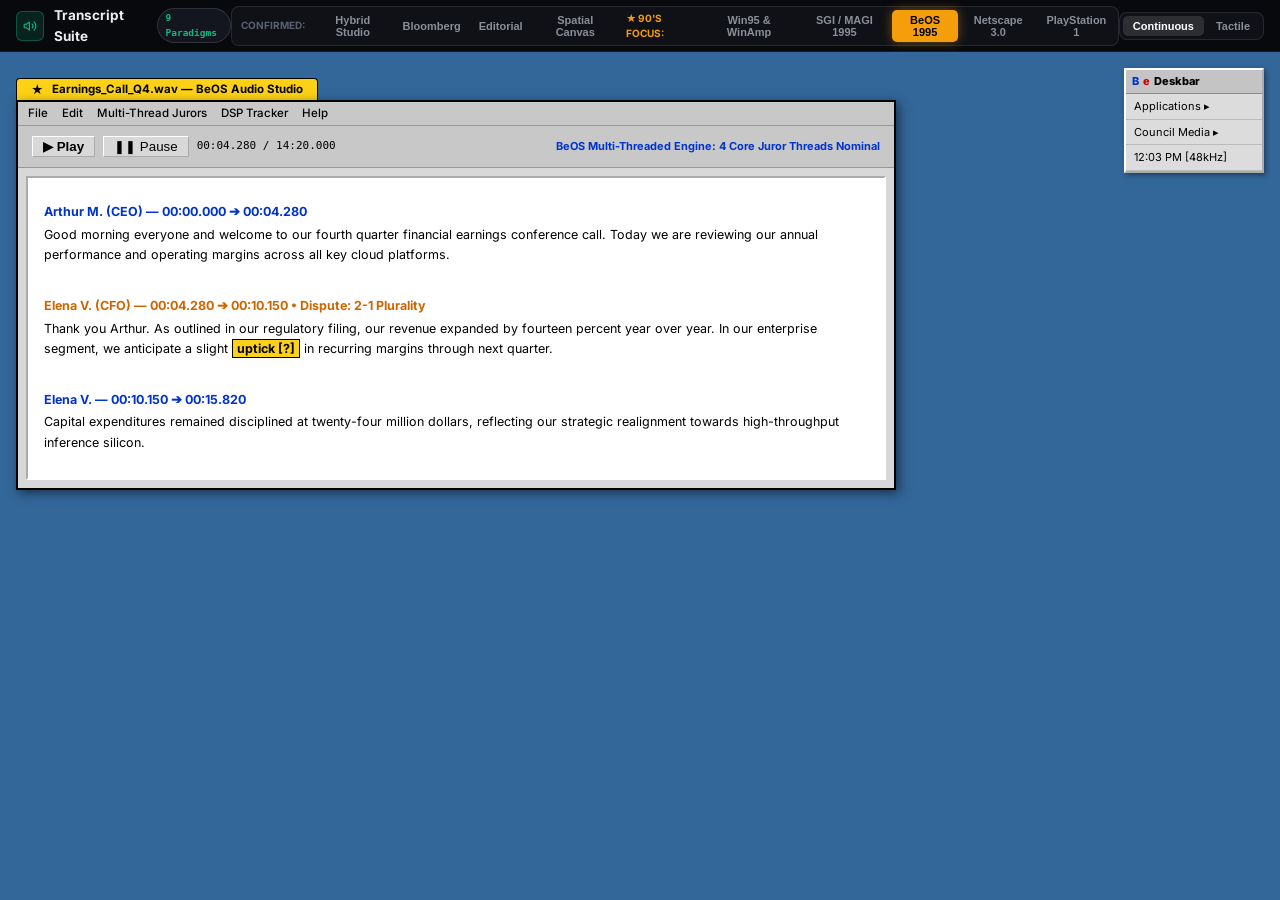
<file: archive/v2_legacy/transcript_suite/web/static/aesthetic_prototypes.html>
<!DOCTYPE html>
<html lang="en">
<head>
  <meta charset="UTF-8">
  <meta name="viewport" content="width=device-width, initial-scale=1.0">
  <title>Transcript Suite | 9 Aesthetics: Confirmed Modern & 90s Retrospective</title>
  <link rel="icon" href="data:image/svg+xml,<svg xmlns=%22http://www.w3.org/2000/svg%22 viewBox=%220 0 24 24%22 fill=%22none%22 stroke=%22%2310b981%22 stroke-width=%222%22 stroke-linecap=%22round%22 stroke-linejoin=%22round%22><polygon points=%2211 5 6 9 2 9 2 15 6 15 11 19 11 5%22/><path d=%22M15.54 8.46a5 5 0 0 1 0 7.07%22/><path d=%22M19.07 4.93a10 10 0 0 1 0 14.14%22/></svg>">
  <link rel="preconnect" href="https://fonts.googleapis.com">
  <link rel="preconnect" href="https://fonts.gstatic.com" crossorigin>
  <link href="https://fonts.googleapis.com/css2?family=Cinzel:wght@600;700&family=Geist+Mono:wght@400;500;600;700&family=Geist:wght@300;400;500;600;700&family=Inter:wght@400;500;600;700&family=JetBrains+Mono:wght@400;500;600;700&family=Newsreader:ital,opsz,wght@0,6..72,400;0,6..72,500;0,6..72,600;1,6..72,400&family=Orbitron:wght@600;800;900&family=Press+Start+2P&family=Space+Grotesk:wght@500;700&family=VT323&display=swap" rel="stylesheet">
  <style>
    /* ==========================================================================
       GLOBAL RESET & TOP WORKBENCH CONTROLLER
       ========================================================================== */
    * { box-sizing: border-box; margin: 0; padding: 0; user-select: none; }
    html, body {
      height: 100vh;
      overflow: hidden;
      font-family: "Inter", -apple-system, BlinkMacSystemFont, "Segoe UI", Roboto, sans-serif;
      font-size: 13px;
      line-height: 1.5;
      background: #000000;
      color: #ededed;
      -webkit-font-smoothing: antialiased;
    }

    ::-webkit-scrollbar { width: 6px; height: 6px; }
    ::-webkit-scrollbar-track { background: transparent; }
    ::-webkit-scrollbar-thumb { background: rgba(255,255,255,0.15); border-radius: 4px; }
    ::-webkit-scrollbar-thumb:hover { background: rgba(255,255,255,0.3); }

    .svg-icon {
      width: 14px; height: 14px; stroke-width: 1.8; stroke: currentColor; fill: none;
      stroke-linecap: round; stroke-linejoin: round; display: inline-block; vertical-align: middle; flex-shrink: 0;
    }

    /* TOP MASTER PROTOTYPE BAR */
    .master-workbench-bar {
      height: 52px;
      background: #08090d;
      border-bottom: 1px solid rgba(255, 255, 255, 0.08);
      display: flex;
      align-items: center;
      justify-content: space-between;
      padding: 0 16px;
      flex-shrink: 0;
      z-index: 10000;
      box-shadow: 0 2px 12px rgba(0,0,0,0.7);
    }
    .brand-cluster { display: flex; align-items: center; gap: 10px; }
    .brand-icon-box {
      width: 30px; height: 30px; border-radius: 6px; background: rgba(16, 185, 129, 0.15);
      border: 1px solid rgba(16, 185, 129, 0.35); display: flex; align-items: center; justify-content: center;
      color: #10b981;
    }
    .brand-title { font-weight: 700; font-size: 13.5px; display: flex; align-items: center; gap: 6px; }
    .pill-ver {
      font-family: monospace; font-size: 9.5px; font-weight: 700; padding: 2px 7px;
      background: #13161f; border: 1px solid rgba(255,255,255,0.12); color: #10b981; border-radius: 9999px;
    }

    /* PARADIGM SELECTOR GROUP */
    .paradigm-selector {
      display: flex; align-items: center; background: #0f1116; border: 1px solid rgba(255,255,255,0.1);
      padding: 3px; border-radius: 8px; gap: 2px;
    }
    .sec-label { font-size: 10px; font-weight: 700; color: #5a6070; text-transform: uppercase; margin: 0 6px; }
    .paradigm-btn {
      background: transparent; border: none; color: #8a8f98; padding: 4px 8px; font-size: 11px;
      font-weight: 600; border-radius: 5px; cursor: pointer; display: flex; align-items: center; gap: 5px;
      transition: all 0.16s ease;
    }
    .paradigm-btn:hover { color: #ffffff; background: rgba(255,255,255,0.06); }
    .paradigm-btn.active {
      background: #10b981; color: #000000; font-weight: 700; box-shadow: 0 0 12px rgba(16, 185, 129, 0.4);
    }
    .paradigm-btn.retro-btn.active {
      background: #f59e0b; color: #000; box-shadow: 0 0 12px rgba(245, 158, 11, 0.4);
    }

    /* TRANSCRIPT MODE TOGGLE */
    .tmode-selector {
      display: flex; align-items: center; background: #0f1116; border: 1px solid rgba(255,255,255,0.1);
      padding: 3px; border-radius: 8px; gap: 2px;
    }
    .tmode-btn {
      background: transparent; border: none; color: #8a8f98; padding: 4px 10px; font-size: 11px;
      font-weight: 600; border-radius: 5px; cursor: pointer;
    }
    .tmode-btn.active { background: rgba(255,255,255,0.12); color: #ffffff; }

    /* VIEW BASES */
    .prototype-view {
      display: none;
      width: 100vw;
      height: calc(100vh - 52px);
      overflow: hidden;
      position: relative;
    }
    .prototype-view.active { display: flex; }

    /* ==========================================================================
       1. HYBRID STUDIO (CONFIRMED KEEPER)
       ========================================================================== */
    #view-hybrid { background: #07080b; flex-direction: column; }
    .hyb-header-telemetry {
      height: 44px; background: #0e1015; border-bottom: 1px solid rgba(255, 255, 255, 0.07);
      display: flex; align-items: center; justify-content: space-between; padding: 0 20px; flex-shrink: 0; font-size: 12px;
    }
    .hyb-main-body { flex: 1; display: flex; overflow: hidden; }
    .hyb-left-nav {
      width: 220px; background: #0a0c10; border-right: 1px solid rgba(255, 255, 255, 0.06);
      padding: 12px; display: flex; flex-direction: column; gap: 6px; flex-shrink: 0;
    }
    .hyb-stage-center { flex: 1; display: flex; flex-direction: column; overflow-y: auto; padding: 28px 48px; align-items: center; }
    .hyb-right-panel {
      width: 280px; background: #0a0c10; border-left: 1px solid rgba(255, 255, 255, 0.06);
      padding: 18px; display: flex; flex-direction: column; gap: 16px; flex-shrink: 0;
    }
    .hyb-bottom-nle-deck {
      height: 124px; background: #0c0e12; border-top: 1px solid rgba(255, 255, 255, 0.08);
      display: flex; flex-direction: column; flex-shrink: 0; padding: 8px 16px;
    }

    /* ==========================================================================
       2. BLOOMBERG TERMINAL (CONFIRMED KEEPER)
       ========================================================================== */
    #view-bloomberg {
      background: #020304; color: #ff9900; font-family: "JetBrains Mono", monospace; font-size: 11px; flex-direction: column;
    }
    .bbg-top-ticker {
      height: 32px; background: #07090d; border-bottom: 1px solid #201600;
      display: flex; align-items: center; padding: 0 12px; font-size: 11px; font-weight: 700; gap: 20px;
      overflow-x: auto; color: #ffaa00; text-shadow: 0 0 6px rgba(255, 170, 0, 0.35); flex-shrink: 0;
    }
    .bbg-grid-body { flex: 1; display: grid; grid-template-columns: 280px 1fr 340px; overflow: hidden; }
    .bbg-col { border-right: 1px solid #1f1700; display: flex; flex-direction: column; overflow: hidden; background: #040507; }
    .bbg-panel-hdr {
      height: 26px; background: #140e00; border-bottom: 1px solid #332200; padding: 0 10px;
      display: flex; align-items: center; justify-content: space-between; font-weight: 700; color: #ffbb33;
    }
    .bbg-transcript-stream { flex: 1; overflow-y: auto; padding: 16px; line-height: 1.7; }
    .bbg-seg-line { margin-bottom: 12px; display: flex; gap: 12px; }
    .bbg-code-gutter { color: #805500; width: 140px; flex-shrink: 0; }
    .bbg-dispute-box { background: #331f00; border: 1px solid #ff9900; color: #ffea00; padding: 1px 5px; font-weight: 700; }

    /* ==========================================================================
       3. EDITORIAL CRAFT (CONFIRMED KEEPER)
       ========================================================================== */
    #view-editorial {
      background: #141210; color: #ede5da; flex-direction: row; font-family: "Newsreader", Georgia, serif;
    }
    .edt-toc-rail {
      width: 260px; background: #1b1815; border-right: 1px solid #2a2520; padding: 24px 20px;
      display: flex; flex-direction: column; gap: 20px; font-family: "Inter", sans-serif; font-size: 12px; flex-shrink: 0;
    }
    .edt-reading-stage { flex: 1; overflow-y: auto; padding: 48px 80px; display: flex; justify-content: center; }
    .edt-article-column { width: 100%; max-width: 680px; display: flex; flex-direction: column; gap: 24px; }
    .edt-marginalia-rail {
      width: 300px; background: #181512; border-left: 1px solid #2a2520; padding: 24px 20px;
      display: flex; flex-direction: column; gap: 16px; font-family: "Inter", sans-serif; font-size: 11.5px; flex-shrink: 0;
    }
    .edt-comment-card {
      background: #221d18; border: 1px solid #362e26; border-radius: 6px; padding: 12px;
      display: flex; flex-direction: column; gap: 6px; color: #dfd5c8; box-shadow: 0 4px 12px rgba(0,0,0,0.3);
    }

    /* ==========================================================================
       4. SPATIAL CANVAS / FIGMA (CONFIRMED KEEPER)
       ========================================================================== */
    #view-canvas {
      background: #111216; flex-direction: column;
      background-image: radial-gradient(circle, #2b2f3a 1.2px, transparent 1.2px); background-size: 28px 28px;
    }
    .cnv-toolbar-float {
      position: absolute; top: 20px; left: 50%; transform: translateX(-50%); background: #1e212b;
      border: 1px solid rgba(255,255,255,0.12); border-radius: 999px; padding: 4px 16px;
      display: flex; align-items: center; gap: 14px; box-shadow: 0 12px 30px rgba(0,0,0,0.5); z-index: 500;
      font-size: 11.5px; color: #d0d4dc;
    }
    .cnv-canvas-stage { flex: 1; position: relative; overflow: hidden; }
    .cnv-node-card {
      position: absolute; width: 280px; background: #191c26; border: 1.5px solid #2d3345;
      border-radius: 10px; padding: 14px; box-shadow: 0 16px 36px rgba(0,0,0,0.6); display: flex; flex-direction: column; gap: 8px;
    }
    .cnv-decision-node {
      position: absolute; width: 320px; background: #241a15; border: 1.5px solid #f59e0b;
      border-radius: 10px; padding: 14px; box-shadow: 0 16px 36px rgba(0,0,0,0.6); color: #fef3c7;
    }

    /* ==========================================================================
       5. WINDOWS 95 & WINAMP PRO (CONFIRMED 90'S KEEPER)
       ========================================================================== */
    #view-win95 {
      background: #008080; flex-direction: column; font-family: "MS Sans Serif", Tahoma, sans-serif;
      font-size: 11px; color: #000; padding: 12px; position: relative;
    }
    .w95-desktop-grid { flex: 1; display: flex; gap: 16px; overflow: hidden; position: relative; }
    .w95-desktop-icons { width: 70px; display: flex; flex-direction: column; gap: 20px; align-items: center; flex-shrink: 0; }
    .w95-d-icon { display: flex; flex-direction: column; align-items: center; gap: 4px; color: #fff; font-size: 11px; text-shadow: 1px 1px 1px #000; cursor: pointer; }
    .w95-icon-box { width: 32px; height: 32px; background: #c0c0c0; border: 2px outset #fff; display: flex; align-items: center; justify-content: center; font-weight: 700; color: #000; }
    .w95-window { flex: 1; background: #c0c0c0; border: 2px outset #ffffff; box-shadow: 2px 2px 0px #000000; display: flex; flex-direction: column; max-width: 900px; }
    .w95-titlebar {
      height: 22px; background: linear-gradient(90deg, #000080, #1084d0); color: #ffffff; font-weight: 700;
      display: flex; align-items: center; justify-content: space-between; padding: 0 4px;
    }
    .w95-btn-ctrl { width: 16px; height: 14px; background: #c0c0c0; border: 1.5px outset #fff; font-size: 9px; font-weight: 700; cursor: pointer; }
    .w95-menubar { height: 22px; background: #c0c0c0; border-bottom: 1px solid #808080; display: flex; align-items: center; padding: 0 6px; gap: 12px; font-size: 11px; }
    .w95-toolbar { height: 28px; background: #c0c0c0; border-bottom: 2px groove #fff; display: flex; align-items: center; padding: 0 6px; gap: 6px; }
    .w95-toolbtn { background: #c0c0c0; border: 1.5px outset #fff; padding: 2px 8px; font-size: 11px; cursor: pointer; }
    .w95-body { flex: 1; display: flex; padding: 6px; gap: 6px; overflow: hidden; }
    .w95-text-editor { flex: 1; background: #ffffff; border: 2px inset #ffffff; padding: 12px; overflow-y: auto; font-size: 12px; line-height: 1.6; color: #000; }
    .w95-dispute-hl { background: #ffff00; color: #000; border: 1px dotted #808000; padding: 0 2px; font-weight: 700; }
    .w95-winamp-dock { width: 275px; background: #191919; border: 2px outset #555; padding: 6px; display: flex; flex-direction: column; gap: 6px; color: #00ff00; font-family: "VT323", monospace; }
    .wa-lcd-display { background: #000; border: 2px inset #333; padding: 4px; height: 42px; display: flex; align-items: center; justify-content: space-between; font-size: 22px; color: #00ff00; }
    .wa-eq-visualizer { height: 54px; background: #050505; border: 1px inset #222; display: flex; align-items: flex-end; justify-content: space-between; padding: 2px; }
    .wa-eq-bar { width: 14px; background: linear-gradient(0deg, #00ff00 60%, #ffff00 85%, #ff0000 100%); }
    .w95-taskbar { position: absolute; bottom: 0; left: 0; right: 0; height: 30px; background: #c0c0c0; border-top: 2px outset #fff; display: flex; align-items: center; justify-content: space-between; padding: 2px 4px; z-index: 1000; }
    .w95-start-btn { height: 24px; background: #c0c0c0; border: 2px outset #fff; display: flex; align-items: center; gap: 6px; padding: 0 8px; font-weight: 700; cursor: pointer; }

    /* ==========================================================================
       6. SGI IRIX & NERV MAGI 1995 (CONFIRMED 90'S KEEPER)
       ========================================================================== */
    #view-irix { background: #141f26; color: #d6e2e8; font-family: "Space Grotesk", sans-serif; flex-direction: column; }
    .irix-top-header { height: 36px; background: #1c2c36; border-bottom: 2px solid #3b5364; display: flex; align-items: center; justify-content: space-between; padding: 0 16px; font-size: 12px; font-weight: 700; color: #a4c2d6; }
    .irix-body { flex: 1; display: grid; grid-template-columns: 240px 1fr 340px; padding: 10px; gap: 10px; overflow: hidden; }
    .irix-window { background: #1a2730; border: 3px solid #2e4352; box-shadow: inset 1px 1px 0 #4a6a82, 3px 3px 0 #080c10; display: flex; flex-direction: column; overflow: hidden; }
    .irix-w-title { height: 24px; background: #2d4554; border-bottom: 2px solid #141f26; color: #ffffff; font-weight: 700; font-size: 11px; display: flex; align-items: center; justify-content: space-between; padding: 0 8px; }
    .magi-panel-banner { background: #2a1005; border: 2px solid #ff5500; padding: 8px 12px; margin-bottom: 12px; display: flex; align-items: center; justify-content: space-between; font-family: "Orbitron", monospace; }
    .magi-grid { display: grid; grid-template-columns: repeat(3, 1fr); gap: 8px; margin-bottom: 12px; }
    .magi-box { background: #0d151c; border: 2px solid #2e4352; padding: 8px; display: flex; flex-direction: column; align-items: center; gap: 4px; font-family: "Orbitron", monospace; font-size: 10px; text-align: center; }
    .magi-box.agree { border-color: #00ff88; color: #00ff88; text-shadow: 0 0 6px rgba(0,255,136,0.5); }
    .magi-box.dissent { border-color: #ff3300; color: #ff3300; text-shadow: 0 0 6px rgba(255,51,0,0.5); }

    /* ==========================================================================
       7. 90's AESTHETIC 3: BeOS (1995) MULTIMEDIA OPERATING SYSTEM
       Sunshine Yellow Asymmetric Title Tab, Deskbar, Ribbed Bevels
       ========================================================================== */
    #view-beos {
      background: #336699; /* Classic BeOS Blue Desktop */
      flex-direction: column;
      padding: 16px;
      font-family: "Inter", sans-serif;
      font-size: 12px;
      color: #000;
      position: relative;
    }
    .beos-deskbar-floating {
      position: absolute; top: 16px; right: 16px; width: 140px; background: #dcdcdc;
      border: 2px outset #fff; box-shadow: 2px 2px 5px rgba(0,0,0,0.4); display: flex; flex-direction: column; z-index: 500;
    }
    .beos-deskbar-hdr {
      height: 24px; background: #c4c4c4; border-bottom: 1px solid #888; display: flex; align-items: center;
      padding: 0 6px; font-weight: 800; font-size: 11px; gap: 4px;
    }
    .beos-logo-b { color: #0033cc; } .beos-logo-e { color: #cc0000; }
    .beos-deskbar-item { padding: 4px 8px; border-bottom: 1px solid #bbb; font-size: 11px; cursor: pointer; }
    .beos-deskbar-item:hover { background: #336699; color: #fff; }

    /* BeOS Yellow Tabbed Window */
    .beos-window-wrap { width: 880px; display: flex; flex-direction: column; margin-top: 10px; }
    .beos-tab-title {
      align-self: flex-start;
      height: 22px;
      background: #fcd116; /* Authentic BeOS Yellow */
      border: 1.5px solid #000000;
      border-bottom: none;
      border-top-left-radius: 4px;
      border-top-right-radius: 4px;
      padding: 2px 14px;
      font-weight: 700;
      font-size: 11.5px;
      color: #000000;
      display: flex;
      align-items: center;
      gap: 8px;
    }
    .beos-window-frame {
      background: #d8d8d8;
      border: 2px solid #000000;
      box-shadow: 3px 3px 10px rgba(0,0,0,0.5);
      display: flex;
      flex-direction: column;
      overflow: hidden;
    }
    .beos-win-menu {
      height: 24px; background: #c8c8c8; border-bottom: 1px solid #999; display: flex; align-items: center;
      padding: 0 10px; gap: 14px; font-size: 11.5px; font-weight: 500;
    }
    .beos-doc-body {
      padding: 16px; background: #ffffff; border: 2px inset #ffffff; margin: 8px; min-height: 260px; overflow-y: auto;
      font-size: 12.5px; line-height: 1.65; color: #000;
    }

    /* ==========================================================================
       8. 90's AESTHETIC 4: NETSCAPE NAVIGATOR 3.0 & WEB 1.0 (1996)
       Tiled Granite Table, Gold Spinning Compass, Marquee, Hit Counter Odometer
       ========================================================================== */
    #view-netscape {
      background: #c0c0c0;
      flex-direction: column;
      font-family: "Times New Roman", Times, serif;
      color: #000;
    }
    .ns-browser-top {
      background: #c0c0c0; border-bottom: 2px groove #fff; display: flex; flex-direction: column; flex-shrink: 0;
    }
    .ns-win-title {
      height: 20px; background: #000080; color: #fff; display: flex; align-items: center; justify-content: space-between;
      padding: 0 6px; font-family: sans-serif; font-size: 10px; font-weight: 700;
    }
    .ns-menu {
      height: 20px; display: flex; align-items: center; padding: 0 6px; gap: 10px; font-family: sans-serif; font-size: 10.5px;
    }
    .ns-btn-row {
      display: flex; align-items: center; padding: 4px 6px; gap: 4px; border-top: 1px solid #808080;
    }
    .ns-btn {
      background: #c0c0c0; border: 2px outset #fff; padding: 3px 8px; font-family: sans-serif; font-size: 10px;
      font-weight: 700; cursor: pointer;
    }
    .ns-btn:active { border: 2px inset #fff; }
    .ns-compass-box {
      width: 38px; height: 38px; background: #000; border: 2px inset #fff; margin-left: auto;
      display: flex; align-items: center; justify-content: center; color: #ffcc00; font-size: 20px;
      animation: pulseCompass 2s infinite ease-in-out;
    }
    @keyframes pulseCompass { 0%, 100% { transform: scale(1); } 50% { transform: scale(1.08); } }
    .ns-location-row {
      display: flex; align-items: center; padding: 3px 6px; gap: 8px; font-family: sans-serif; font-size: 11px;
      border-top: 1px solid #808080;
    }
    .ns-loc-input { flex: 1; background: #fff; border: 2px inset #fff; padding: 2px 6px; font-family: monospace; font-size: 11px; }

    /* Web 1.0 Page Body */
    .ns-page-viewport {
      flex: 1; overflow-y: auto; padding: 20px; background: #d0d0d0;
    }
    .web10-table {
      width: 100%; max-width: 920px; margin: 0 auto; background: #ffffff; border: 3px outset #808080;
      border-collapse: separate; border-spacing: 4px; padding: 8px;
    }
    .web10-hdr-cell {
      background: #000080; color: #ffff00; font-family: sans-serif; font-size: 18px; font-weight: 700; padding: 8px; text-align: center;
    }
    .web10-nav-col {
      width: 180px; vertical-align: top; background: #e0e0e0; border: 2px inset #fff; padding: 10px; font-family: sans-serif; font-size: 11px;
    }
    .web10-content-col {
      vertical-align: top; padding: 16px; border: 2px inset #fff; font-size: 13.5px; line-height: 1.6;
    }
    .web10-dispute-alert {
      background: #ffff99; border: 2px dashed #ff0000; padding: 8px; margin: 10px 0; font-family: sans-serif; font-size: 11.5px;
    }
    .web10-hit-counter {
      display: inline-flex; background: #000; border: 2px inset #fff; padding: 2px 6px; font-family: monospace; font-size: 13px; color: #00ff00; font-weight: 700;
    }

    /* ==========================================================================
       9. 90's AESTHETIC 5: PLAYSTATION 1 BIOS & CD PLAYER (1994)
       Cosmic Gradient Void, 3D Memory Card Slots, SoundScope Visualizer
       ========================================================================== */
    #view-ps1 {
      background: radial-gradient(circle at 50% 40%, #1a1b40 0%, #060714 100%);
      flex-direction: column;
      align-items: center;
      justify-content: center;
      color: #fff;
      font-family: "Space Grotesk", sans-serif;
      padding: 24px;
    }
    .ps1-chassis {
      width: 960px;
      height: 600px;
      background: rgba(14, 16, 38, 0.85);
      border: 2px solid rgba(255, 255, 255, 0.2);
      border-radius: 16px;
      box-shadow: 0 30px 90px rgba(0,0,0,0.85);
      display: flex;
      flex-direction: column;
      overflow: hidden;
    }
    .ps1-header {
      height: 54px; background: rgba(255,255,255,0.04); border-bottom: 1px solid rgba(255,255,255,0.12);
      display: flex; align-items: center; justify-content: space-between; padding: 0 24px;
    }
    .ps1-logo { font-size: 18px; font-weight: 800; letter-spacing: 0.05em; color: #fff; }
    .ps1-body { flex: 1; display: grid; grid-template-columns: 320px 1fr; overflow: hidden; }

    /* Floating 3D Memory Card Slots */
    .ps1-mem-col {
      border-right: 1px solid rgba(255,255,255,0.1); padding: 20px; display: flex; flex-direction: column; gap: 14px;
    }
    .ps1-memcard {
      background: #252844; border: 2px solid #4a5078; border-radius: 8px; padding: 12px;
      box-shadow: 0 8px 20px rgba(0,0,0,0.5); display: flex; flex-direction: column; gap: 6px;
    }
    .ps1-memcard.active { border-color: #00ffcc; box-shadow: 0 0 16px rgba(0,255,204,0.4); }

    /* SoundScope Player Stage */
    .ps1-player-stage {
      padding: 24px; display: flex; flex-direction: column; justify-content: space-between;
    }
    .ps1-disc-center {
      height: 180px; border-radius: 12px; background: rgba(0,0,0,0.4); border: 1px solid rgba(255,255,255,0.1);
      display: flex; align-items: center; justify-content: space-around; padding: 20px;
    }
    .ps1-spinning-cd {
      width: 120px; height: 120px; border-radius: 999px;
      background: radial-gradient(circle, #333 15%, #aaa 25%, #666 40%, #bbb 60%, #444 80%);
      border: 3px solid #888; box-shadow: 0 0 20px rgba(255,255,255,0.2);
      display: flex; align-items: center; justify-content: center; animation: spinDisc 6s linear infinite;
    }
    @keyframes spinDisc { from { transform: rotate(0deg); } to { transform: rotate(360deg); } }

    .ps1-btn-badge {
      display: inline-flex; align-items: center; gap: 6px; font-size: 11px; color: #a5b4fc; font-weight: 600;
    }
    .ps1-ctrl-symbol {
      width: 18px; height: 18px; border-radius: 999px; border: 1.5px solid currentColor;
      display: flex; align-items: center; justify-content: center; font-size: 10px; font-weight: 800;
    }

    /* ==========================================================================
       PRESENTATION DUAL-MODE CLASSES (CONTINUOUS vs TACTILE)
       ========================================================================== */
    .mode-continuous .transcript-row-card {
      background: transparent !important; border: none !important; box-shadow: none !important; padding: 8px 0 !important;
    }
    .mode-tactile .transcript-row-card {
      background: rgba(255, 255, 255, 0.05) !important;
      border: 1px solid rgba(255, 255, 255, 0.12) !important;
      border-radius: 8px !important;
      padding: 14px !important;
      margin-bottom: 10px !important;
      box-shadow: 0 2px 6px rgba(0,0,0,0.3) !important;
    }
  </style>
</head>
<body class="mode-continuous">

  <!-- ==========================================================================
       TOP PROTOTYPE WORKBENCH CONTROLLER (9 AESTHETIC PARADIGMS)
       ========================================================================== -->
  <header class="master-workbench-bar">
    <div class="brand-cluster">
      <div class="brand-icon-box">
        <svg class="svg-icon" viewBox="0 0 24 24"><polygon points="11 5 6 9 2 9 2 15 6 15 11 19 11 5"/><path d="M15.54 8.46a5 5 0 0 1 0 7.07"/><path d="M19.07 4.93a10 10 0 0 1 0 14.14"/></svg>
      </div>
      <div class="brand-title">
        <span>Transcript Suite</span>
        <span class="pill-ver">9 Paradigms</span>
      </div>
    </div>

    <!-- 9 PARADIGMS: 4 CONFIRMED + 5 ICONIC 90S ENGINES -->
    <div class="paradigm-selector">
      <span class="sec-label">Confirmed:</span>
      <button class="paradigm-btn" onclick="switchParadigm('hybrid')" id="btn-hybrid">
        Hybrid Studio
      </button>
      <button class="paradigm-btn" onclick="switchParadigm('bloomberg')" id="btn-bloomberg">
        Bloomberg
      </button>
      <button class="paradigm-btn" onclick="switchParadigm('editorial')" id="btn-editorial">
        Editorial
      </button>
      <button class="paradigm-btn" onclick="switchParadigm('canvas')" id="btn-canvas">
        Spatial Canvas
      </button>

      <span class="sec-label" style="color: #f59e0b; margin-left: 6px;">★ 90's Focus:</span>
      <button class="paradigm-btn retro-btn" onclick="switchParadigm('win95')" id="btn-win95">
        Win95 & WinAmp
      </button>
      <button class="paradigm-btn retro-btn" onclick="switchParadigm('irix')" id="btn-irix">
        SGI / MAGI 1995
      </button>
      <button class="paradigm-btn retro-btn active" onclick="switchParadigm('beos')" id="btn-beos">
        BeOS 1995
      </button>
      <button class="paradigm-btn retro-btn" onclick="switchParadigm('netscape')" id="btn-netscape">
        Netscape 3.0
      </button>
      <button class="paradigm-btn retro-btn" onclick="switchParadigm('ps1')" id="btn-ps1">
        PlayStation 1
      </button>
    </div>

    <!-- TRANSCRIPT PRESENTATION MODE -->
    <div class="tmode-selector">
      <button class="tmode-btn active" onclick="setTranscriptMode('continuous')" id="mode-continuous-btn">
        Continuous
      </button>
      <button class="tmode-btn" onclick="setTranscriptMode('tactile')" id="mode-tactile-btn">
        Tactile
      </button>
    </div>
  </header>

  <!-- ==========================================================================
       1. HYBRID STUDIO (CONFIRMED KEEPER)
       ========================================================================== -->
  <main class="prototype-view" id="view-hybrid">
    <header class="hyb-header-telemetry">
      <div style="display: flex; align-items: center; gap: 14px;">
        <span style="font-weight: 700; color: #10b981;">HYBRID STUDIO</span>
        <span style="color: #475569;">|</span>
        <span style="font-family: monospace; color: #fff;">00:04.280 / 14:20.000</span>
        <span style="color: #475569;">|</span>
        <span style="font-size: 11px; color: #10b981; font-weight: 600;">SMPTE 01:00:04:18</span>
      </div>
      <div style="display: flex; align-items: center; gap: 16px;">
        <div style="display: flex; align-items: center; gap: 6px;">
          <span style="font-size: 10px; color: #94a3b8; font-family: monospace;">L/R PEAK</span>
          <div style="width: 60px; height: 6px; background: #151820; border-radius: 2px; overflow: hidden; display: flex;">
            <div style="width: 78%; background: linear-gradient(90deg, #10b981 70%, #ef4444 100%);"></div>
          </div>
          <span style="font-family: monospace; font-size: 10px; color: #10b981;">-6.2 dBFS</span>
        </div>
        <button style="background: #1e2430; border: 1px solid rgba(255,255,255,0.1); color: #fff; padding: 3px 8px; border-radius: 4px; font-size: 11px;">⌘K Command</button>
      </div>
    </header>
    <div class="hyb-main-body">
      <aside class="hyb-left-nav">
        <div style="font-size: 10px; font-weight: 700; color: #475569; letter-spacing: 0.08em; margin-bottom: 4px;">WORKSPACE</div>
        <div style="padding: 7px 10px; border-radius: 6px; background: rgba(16,185,129,0.12); color: #10b981; font-weight: 600; font-size: 12px;">Q4 Earnings Call</div>
      </aside>
      <div class="hyb-stage-center">
        <div style="width: 100%; max-width: 800px; display: flex; flex-direction: column; gap: 16px;">
          <div style="display: flex; justify-content: space-between; align-items: center; border-bottom: 1px solid rgba(255,255,255,0.06); padding-bottom: 14px;">
            <h2 style="font-size: 20px; font-weight: 700; color: #fff;">Earnings Call Q4 2026 Editorial Master</h2>
            <button style="background: #10b981; color: #000; border: none; padding: 6px 14px; border-radius: 6px; font-weight: 700; font-size: 11.5px;">Finalize & Sign</button>
          </div>
          <div class="transcript-row-card">
            <div style="font-size: 11px; color: #10b981; font-weight: 700;">ARTHUR M. (CEO) • 00:00.000</div>
            <div style="font-size: 14px; line-height: 1.6; color: #e2e8f0;">Good morning everyone and welcome to our fourth quarter financial earnings conference call.</div>
          </div>
          <div class="transcript-row-card" style="border-left: 2px solid #f59e0b; padding-left: 12px;">
            <div style="font-size: 11px; color: #f59e0b; font-weight: 700;">ELENA V. (CFO) • 00:04.280 • 2/3 JUROR SPLIT</div>
            <div style="font-size: 14px; line-height: 1.6; color: #e2e8f0;">In our enterprise segment, we anticipate a slight <strong style="color: #f59e0b;">uptick</strong> in recurring margins through next quarter.</div>
          </div>
        </div>
      </div>
    </div>
  </main>

  <!-- ==========================================================================
       2. BLOOMBERG TERMINAL (CONFIRMED KEEPER)
       ========================================================================== -->
  <main class="prototype-view" id="view-bloomberg">
    <div class="bbg-top-ticker">
      <div>AUDIO_SNR: 28.4dB ▲</div><div>RTFX_VEL: 6.8x ▲</div><div>WHISPER_L3: 98.2% ▲</div><div>CANARY_1B: 94.1% ▼</div>
    </div>
    <div class="bbg-grid-body">
      <div class="bbg-col">
        <div class="bbg-panel-hdr"><span>&lt;FEED: ACTIVE_JOBS&gt;</span></div>
        <div style="padding: 10px; color: #00ff66;">• EARNINGS_CALL_Q4.WAV [ACTIVE]</div>
      </div>
      <div class="bbg-col">
        <div class="bbg-panel-hdr"><span>&lt;TERMINAL: CONSENSUS_STREAM&gt;</span></div>
        <div class="bbg-transcript-stream">
          <div class="bbg-seg-line transcript-row-card">
            <div class="bbg-code-gutter">[00:00.000][AM_01]</div>
            <div style="color: #ffcc66;">Good morning everyone and welcome to our fourth quarter financial earnings conference call.</div>
          </div>
          <div class="bbg-seg-line transcript-row-card">
            <div class="bbg-code-gutter">[00:04.280][EV_02]</div>
            <div style="color: #ffcc66;">In our enterprise segment, we anticipate a slight <span class="bbg-dispute-box">&lt;DISPUTE: UPTICK [2] vs UPTURN [1]&gt;</span> in recurring margins.</div>
          </div>
        </div>
      </div>
      <div class="bbg-col" style="border-right: none;">
        <div class="bbg-panel-hdr"><span>&lt;JUROR_VOTE_ENGINE&gt;</span></div>
        <div style="padding: 12px; color: #ffaa00;">
          <div>WHISPER: "UPTICK" [CONF: 0.98]</div>
          <div>CANARY: "UPTURN" [CONF: 0.89]</div>
          <div>NOVA-2: "UPTICK" [CONF: 0.94]</div>
        </div>
      </div>
    </div>
  </main>

  <!-- ==========================================================================
       3. EDITORIAL CRAFT (CONFIRMED KEEPER)
       ========================================================================== -->
  <main class="prototype-view" id="view-editorial">
    <aside class="edt-toc-rail">
      <div style="font-family: 'Cinzel', serif; font-size: 14px; color: #c4a47c; font-weight: 700;">The Transcript Review</div>
      <div style="color: #a69b8f;">• Arthur M., Chief Executive</div>
    </aside>
    <div class="edt-reading-stage">
      <article class="edt-article-column">
        <h1 style="font-size: 32px; font-style: italic; color: #faf5ee;">A Retrospective on Capital Discipline and Cloud Scale</h1>
        <div class="transcript-row-card">
          <p style="font-size: 17px; line-height: 1.75; color: #dfd5c8; text-indent: 2em;">
            Good morning everyone and welcome to our fourth quarter financial earnings conference call.
          </p>
        </div>
      </article>
    </div>
    <aside class="edt-marginalia-rail">
      <div class="edt-comment-card">
        <div style="color: #c4a47c; font-weight: 600;">Phoneme Ambiguity (00:07.450)</div>
        <div style="font-size: 11px;">Whisper transcribed "uptick" while Canary transcribed "upturn". Council voted 2-1 for uptick.</div>
      </div>
    </aside>
  </main>

  <!-- ==========================================================================
       4. SPATIAL CANVAS (CONFIRMED KEEPER)
       ========================================================================== -->
  <main class="prototype-view" id="view-canvas">
    <div class="cnv-toolbar-float">
      <button style="background: #3b82f6; border: none; color: #fff; padding: 4px 8px; border-radius: 4px; font-weight: 600;">Select (V)</button>
      <span>Connector (W)</span>
    </div>
    <div class="cnv-canvas-stage">
      <div class="cnv-node-card transcript-row-card" style="left: 100px; top: 120px;">
        <div style="font-weight: 700; color: #60a5fa; font-size: 10px;">NODE #1 • ARTHUR M.</div>
        <div style="font-size: 12px; color: #cbd5e1;">"Good morning everyone and welcome..."</div>
      </div>
      <div class="cnv-decision-node transcript-row-card" style="left: 500px; top: 190px;">
        <div style="font-weight: 700; font-size: 10px; color: #fde68a;">BRANCH DECISION #2 • ELENA V.</div>
        <div style="font-size: 12px; margin-top: 4px;">"...we anticipate a slight <strong style="color: #fbbf24;">[uptick vs upturn]</strong>..."</div>
      </div>
    </div>
  </main>

  <!-- ==========================================================================
       5. WINDOWS 95 & WINAMP PRO (CONFIRMED 90'S KEEPER)
       ========================================================================== -->
  <main class="prototype-view" id="view-win95">
    <div class="w95-desktop-grid">
      <div class="w95-desktop-icons">
        <div class="w95-d-icon"><div class="w95-icon-box">📁</div><span>My Audio</span></div>
        <div class="w95-d-icon"><div class="w95-icon-box">⚖</div><span>Council</span></div>
      </div>
      <div class="w95-window">
        <div class="w95-titlebar">
          <div>🎙 Earnings_Call_Q4.wav - Transcript Suite 95</div>
          <div class="w95-win-ctrls"><button class="w95-btn-ctrl">_</button><button class="w95-btn-ctrl">□</button><button class="w95-btn-ctrl">✕</button></div>
        </div>
        <div class="w95-menubar"><span><u>F</u>ile</span><span><u>E</u>dit</span><span><u>J</u>urors</span><span><u>H</u>elp</span></div>
        <div class="w95-body">
          <div class="w95-text-editor">
            <div class="transcript-row-card"><strong>[00:00.000] Arthur M.:</strong> Good morning everyone and welcome to our fourth quarter financial earnings conference call.</div>
            <div class="transcript-row-card" style="margin-top: 8px;"><strong>[00:04.280] Elena V.:</strong> In our enterprise segment, we anticipate a slight <span class="w95-dispute-hl">uptick [?]</span> in recurring margins through next quarter.</div>
          </div>
          <div class="w95-winamp-dock">
            <div class="wa-lcd-display"><span>00:04</span><span style="font-size: 14px;">48k 24b</span></div>
            <div class="wa-eq-visualizer">
              <div class="wa-eq-bar" style="height: 40%;"></div><div class="wa-eq-bar" style="height: 70%;"></div>
              <div class="wa-eq-bar" style="height: 90%;"></div><div class="wa-eq-bar" style="height: 50%;"></div>
            </div>
            <div style="font-size: 12px; color: #00ff00;">JUROR CONSENSUS: 94.8%</div>
          </div>
        </div>
      </div>
    </div>
    <div class="w95-taskbar">
      <button class="w95-start-btn"><span style="color: #ff0000; font-weight: 900;">❖</span> Start</button>
      <div style="border: 2px inset #fff; padding: 2px 6px;">12:03 PM</div>
    </div>
  </main>

  <!-- ==========================================================================
       6. SGI IRIX & NERV MAGI 1995 (CONFIRMED 90'S KEEPER)
       ========================================================================== -->
  <main class="prototype-view" id="view-irix">
    <header class="irix-top-header">
      <div>■ Silicon Graphics IRIX 6.2 // MAGI COUNCIL AUDIO KERNEL</div>
      <div>SESSION: Q4_EARNINGS.SGI</div>
    </header>
    <div class="irix-body">
      <div class="irix-window">
        <div class="irix-w-title"><span>SGI TOOLCHEST</span></div>
        <div style="padding: 10px; font-size: 11px;">▸ MAGI Council<br>▸ DSP Octane FFT</div>
      </div>
      <div class="irix-window">
        <div class="irix-w-title"><span>MAGI DECISION ENGINE</span></div>
        <div style="padding: 16px;">
          <div class="magi-panel-banner"><div>STATUS: DELIBERATION RATIFIED</div><div style="color: #00ff88;">MAJORITY 2-1 OK</div></div>
          <div class="magi-grid">
            <div class="magi-box agree"><div>MAGI-1 // MELCHIOR</div><div style="font-weight: 800;">"UPTICK"</div></div>
            <div class="magi-box dissent"><div>MAGI-2 // BALTHASAR</div><div style="font-weight: 800;">"UPTURN"</div></div>
            <div class="magi-box agree"><div>MAGI-3 // CASPER</div><div style="font-weight: 800;">"UPTICK"</div></div>
          </div>
          <div style="background: #0d151c; border: 2px solid #2e4352; padding: 12px; font-family: monospace; font-size: 12px;">
            [00:04.280] ELENA_V: In our enterprise segment, we anticipate a slight <strong style="background: #ff5500; color: #000; padding: 1px 4px;">UPTICK</strong> in recurring margins.
          </div>
        </div>
      </div>
      <div class="irix-window">
        <div class="irix-w-title"><span>VECTOR DSP</span></div>
        <div style="height: 120px; background: #05080c; display: flex; align-items: center; justify-content: center; color: #00ff88; font-family: monospace;">
          [ 3D Vector Wireframe FFT Oscilloscope ]
        </div>
      </div>
    </div>
  </main>

  <!-- ==========================================================================
       7. 90's AESTHETIC 3: BeOS (1995) MULTIMEDIA OS
       ========================================================================== -->
  <main class="prototype-view active" id="view-beos">
    <!-- BeOS Deskbar Floating in Top-Right -->
    <div class="beos-deskbar-floating">
      <div class="beos-deskbar-hdr">
        <span class="beos-logo-b">B</span><span class="beos-logo-e">e</span>
        <span>Deskbar</span>
      </div>
      <div class="beos-deskbar-item">Applications ▸</div>
      <div class="beos-deskbar-item">Council Media ▸</div>
      <div class="beos-deskbar-item">12:03 PM [48kHz]</div>
    </div>

    <!-- BeOS Main Window with iconic Sunshine Yellow Asymmetric Title Tab -->
    <div class="beos-window-wrap">
      <div class="beos-tab-title">
        <span style="font-size: 12px;">★</span>
        <span>Earnings_Call_Q4.wav — BeOS Audio Studio</span>
      </div>
      <div class="beos-window-frame">
        <div class="beos-win-menu">
          <span>File</span><span>Edit</span><span>Multi-Thread Jurors</span><span>DSP Tracker</span><span>Help</span>
        </div>

        <div style="padding: 10px 14px; background: #c8c8c8; border-bottom: 1px solid #999; display: flex; align-items: center; justify-content: space-between;">
          <div style="display: flex; gap: 8px; align-items: center;">
            <button style="background: #d8d8d8; border: 1.5px outset #fff; padding: 2px 10px; font-weight: 700; cursor: pointer;">▶ Play</button>
            <button style="background: #d8d8d8; border: 1.5px outset #fff; padding: 2px 10px; cursor: pointer;">❚❚ Pause</button>
            <span style="font-family: monospace; font-size: 11px;">00:04.280 / 14:20.000</span>
          </div>
          <div style="font-size: 11px; font-weight: 700; color: #0033cc;">
            BeOS Multi-Threaded Engine: 4 Core Juror Threads Nominal
          </div>
        </div>

        <div class="beos-doc-body">
          <div class="transcript-row-card" style="margin-bottom: 14px;">
            <div style="font-weight: 700; color: #0033cc; margin-bottom: 2px;">Arthur M. (CEO) — 00:00.000 ➔ 00:04.280</div>
            <div>Good morning everyone and welcome to our fourth quarter financial earnings conference call. Today we are reviewing our annual performance and operating margins across all key cloud platforms.</div>
          </div>

          <div class="transcript-row-card" style="margin-bottom: 14px; border-left: 3px solid #fcd116; padding-left: 10px;">
            <div style="font-weight: 700; color: #cc6600; margin-bottom: 2px;">Elena V. (CFO) — 00:04.280 ➔ 00:10.150 • Dispute: 2-1 Plurality</div>
            <div>Thank you Arthur. As outlined in our regulatory filing, our revenue expanded by fourteen percent year over year. In our enterprise segment, we anticipate a slight
              <span style="background: #fcd116; border: 1px solid #000; padding: 1px 4px; font-weight: 700;">uptick [?]</span>
              in recurring margins through next quarter.
            </div>
          </div>

          <div class="transcript-row-card">
            <div style="font-weight: 700; color: #0033cc; margin-bottom: 2px;">Elena V. — 00:10.150 ➔ 00:15.820</div>
            <div>Capital expenditures remained disciplined at twenty-four million dollars, reflecting our strategic realignment towards high-throughput inference silicon.</div>
          </div>
        </div>
      </div>
    </div>
  </main>

  <!-- ==========================================================================
       8. 90's AESTHETIC 4: NETSCAPE NAVIGATOR 3.0 & WEB 1.0 (1996)
       ========================================================================== -->
  <main class="prototype-view" id="view-netscape">
    <!-- Netscape Browser Top Chrome -->
    <div class="ns-browser-top">
      <div class="ns-win-title">
        <span>Netscape - [Transcript Suite Council Proceedings 1996]</span>
        <div style="display: flex; gap: 2px;">
          <button style="width: 14px; height: 12px; font-size: 8px;">_</button>
          <button style="width: 14px; height: 12px; font-size: 8px;">□</button>
          <button style="width: 14px; height: 12px; font-size: 8px;">✕</button>
        </div>
      </div>
      <div class="ns-menu">
        <span>File</span><span>Edit</span><span>View</span><span>Go</span><span>Bookmarks</span><span>Options</span><span>Directory</span><span>Window</span><span>Help</span>
      </div>
      <div class="ns-btn-row">
        <button class="ns-btn">Back ◄</button>
        <button class="ns-btn">Forward ►</button>
        <button class="ns-btn">Home 🏠</button>
        <button class="ns-btn">Reload 🔄</button>
        <button class="ns-btn">Images 🖼</button>
        <button class="ns-btn">Open 📂</button>
        <button class="ns-btn">Print 🖨</button>
        <button class="ns-btn">Find 🔍</button>
        <button class="ns-btn">Stop 🛑</button>

        <!-- Netscape Gold Compass Box -->
        <div class="ns-compass-box" title="Netscape 3.0 Gold Compass">
          <span>🧭</span>
        </div>
      </div>
      <div class="ns-location-row">
        <span>Location:</span>
        <input type="text" class="ns-loc-input" value="http://www.transcript-suite.org/q4_earnings_1996.html" readonly>
      </div>
    </div>

    <!-- Web 1.0 Document Page Viewport -->
    <div class="ns-page-viewport">
      <table class="web10-table">
        <tr>
          <td colspan="2" class="web10-hdr-cell">
            *** TRANSCRIPT SUITE 1996: EXECUTIVE PROCEEDINGS ***
          </td>
        </tr>
        <tr>
          <!-- Left Navigation Column -->
          <td class="web10-nav-col">
            <strong>SITE INDEX:</strong><br><br>
            <a href="#" style="color: #0000ff;">• Audio Stream</a><br>
            <a href="#" style="color: #0000ff;">• Council Jurors</a><br>
            <a href="#" style="color: #0000ff;">• Voting Ledger</a><br>
            <a href="#" style="color: #0000ff;">• Sign Guestbook</a><br><br>
            <hr>
            <div style="font-size: 10px; margin-top: 8px; color: #555;">
              Best viewed with Netscape Navigator 3.0 at 800x600 resolution.
            </div>
          </td>

          <!-- Main Content Column -->
          <td class="web10-content-col">
            <h2 style="font-size: 20px; color: #800000; margin-bottom: 6px;">Q4 Financial Earnings Conference Call</h2>
            <div style="font-size: 11px; font-style: italic; margin-bottom: 12px;">Transcribed via 3-Model Ensemble Engine • October 1996</div>

            <div class="transcript-row-card">
              <p>
                <strong>Arthur M. (Chief Executive Officer):</strong><br>
                Good morning everyone and welcome to our fourth quarter financial earnings conference call. Today we are reviewing our annual performance and operating margins across all key cloud platforms.
              </p>
            </div>

            <div class="web10-dispute-alert">
              <strong>[!] ATTENTION JURORS: DISPUTE DETECTED IN AUDIO STREAM</strong><br>
              Audio Timestamp: 00:04.280<br>
              Whisper Juror: <em>"uptick"</em> | Canary Juror: <em>"upturn"</em> | Nova Juror: <em>"uptick"</em><br>
              Current Status: <strong>RATIFIED BY 2-1 PLURALITY</strong>
            </div>

            <div class="transcript-row-card">
              <p>
                <strong>Elena V. (Chief Financial Officer):</strong><br>
                Thank you Arthur. As outlined in our regulatory filing, our revenue expanded by fourteen percent year over year. In our enterprise segment, we anticipate a slight
                <span style="background: #ffff00; font-weight: 700; border: 1px dotted #ff0000;">uptick</span>
                in recurring margins through next quarter.
              </p>
            </div>

            <hr style="margin: 20px 0;">

            <div style="text-align: center; font-family: sans-serif; font-size: 11px;">
              YOU ARE VISITOR NUMBER:<br>
              <div class="web10-hit-counter">0 0 4 8 2 9 1</div>
            </div>
          </td>
        </tr>
      </table>
    </div>
  </main>

  <!-- ==========================================================================
       9. 90's AESTHETIC 5: PLAYSTATION 1 BIOS & CD PLAYER (1994)
       ========================================================================== -->
  <main class="prototype-view" id="view-ps1">
    <div class="ps1-chassis">
      <header class="ps1-header">
        <div class="ps1-logo">SONY PlayStation Audio CD Player</div>
        <div style="font-family: monospace; font-size: 12px; color: #a5b4fc;">SYSTEM VERSION 1.1 // 1994 SCEI</div>
      </header>

      <div class="ps1-body">
        <!-- Memory Card Juror Slots on Left -->
        <div class="ps1-mem-col">
          <div style="font-size: 11px; font-weight: 700; letter-spacing: 0.08em; color: #a5b4fc;">MEMORY CARD 1 // JURORS</div>

          <div class="ps1-memcard active">
            <div style="display: flex; justify-content: space-between; font-size: 11px;">
              <span style="color: #00ffcc; font-weight: 700;">BLOCK 01: WHISPER-V3</span>
              <span style="color: #a5b4fc;">SAVE OK</span>
            </div>
            <div style="font-size: 12px; font-weight: 700; color: #fff;">VOTE: "UPTICK" [98%]</div>
          </div>

          <div class="ps1-memcard">
            <div style="display: flex; justify-content: space-between; font-size: 11px;">
              <span style="color: #f59e0b; font-weight: 700;">BLOCK 02: CANARY-1B</span>
              <span style="color: #a5b4fc;">DISSENT</span>
            </div>
            <div style="font-size: 12px; font-weight: 700; color: #fff;">VOTE: "UPTURN" [89%]</div>
          </div>

          <div class="ps1-memcard active">
            <div style="display: flex; justify-content: space-between; font-size: 11px;">
              <span style="color: #00ffcc; font-weight: 700;">BLOCK 03: NOVA-2</span>
              <span style="color: #a5b4fc;">SAVE OK</span>
            </div>
            <div style="font-size: 12px; font-weight: 700; color: #fff;">VOTE: "UPTICK" [94%]</div>
          </div>
        </div>

        <!-- SoundScope CD Audio Stage on Right -->
        <div class="ps1-player-stage">
          <div class="ps1-disc-center">
            <div class="ps1-spinning-cd">
              <div style="width: 24px; height: 24px; border-radius: 999px; background: #000; border: 2px solid #888;"></div>
            </div>
            <div style="display: flex; flex-direction: column; gap: 8px;">
              <div style="font-size: 22px; font-weight: 800; color: #fff;">TRACK 02 / 14</div>
              <div style="font-family: monospace; font-size: 14px; color: #00ffcc;">00:04.280 [48 kHz Stereo]</div>
              <div style="font-size: 12px; color: #a5b4fc;">Consensus: "slight uptick in margins"</div>
            </div>
          </div>

          <div style="background: rgba(0,0,0,0.3); border-radius: 8px; border: 1px solid rgba(255,255,255,0.1); padding: 14px; font-size: 13px; line-height: 1.6;">
            <div class="transcript-row-card">
              <span style="color: #00ffcc; font-weight: 700;">Arthur M. (00:00):</span> Good morning everyone and welcome to our fourth quarter financial earnings conference call.
            </div>
            <div class="transcript-row-card" style="margin-top: 8px;">
              <span style="color: #f59e0b; font-weight: 700;">Elena V. (00:04):</span> In our enterprise segment, we anticipate a slight <strong style="color: #00ffcc;">uptick</strong> in recurring margins through next quarter.
            </div>
          </div>

          <!-- Controller Shortcuts -->
          <div style="display: flex; justify-content: space-around; padding-top: 10px; border-top: 1px solid rgba(255,255,255,0.1);">
            <div class="ps1-btn-badge"><span class="ps1-ctrl-symbol" style="color: #38bdf8;">✖</span> Play Audio</div>
            <div class="ps1-btn-badge"><span class="ps1-ctrl-symbol" style="color: #f43f5e;">●</span> Confirm Consensus</div>
            <div class="ps1-btn-badge"><span class="ps1-ctrl-symbol" style="color: #4ade80;">▲</span> SoundScope FX</div>
            <div class="ps1-btn-badge"><span class="ps1-ctrl-symbol" style="color: #e879f9;">■</span> Stop / Pause</div>
          </div>
        </div>
      </div>
    </div>
  </main>

  <!-- ==========================================================================
       INTERACTIVE CONTROLLER SCRIPT
       ========================================================================== -->
  <script>
    function switchParadigm(id) {
      document.querySelectorAll(".prototype-view").forEach(v => v.classList.remove("active"));
      document.querySelectorAll(".paradigm-btn").forEach(b => b.classList.remove("active"));

      const targetView = document.getElementById("view-" + id);
      const targetBtn = document.getElementById("btn-" + id);

      if (targetView) targetView.classList.add("active");
      if (targetBtn) targetBtn.classList.add("active");

      const url = new URL(window.location);
      url.searchParams.set("tone", id);
      window.history.replaceState({}, "", url);
    }

    function setTranscriptMode(mode) {
      document.body.classList.remove("mode-continuous", "mode-tactile");
      document.body.classList.add("mode-" + mode);

      document.getElementById("mode-continuous-btn").classList.toggle("active", mode === "continuous");
      document.getElementById("mode-tactile-btn").classList.toggle("active", mode === "tactile");

      const url = new URL(window.location);
      url.searchParams.set("mode", mode);
      window.history.replaceState({}, "", url);
    }

    const params = new URLSearchParams(window.location.search);
    const initialTone = params.get("tone") || "beos";
    const initialMode = params.get("mode") || "continuous";
    switchParadigm(initialTone);
    setTranscriptMode(initialMode);
  </script>
</body>
</html>
</file>
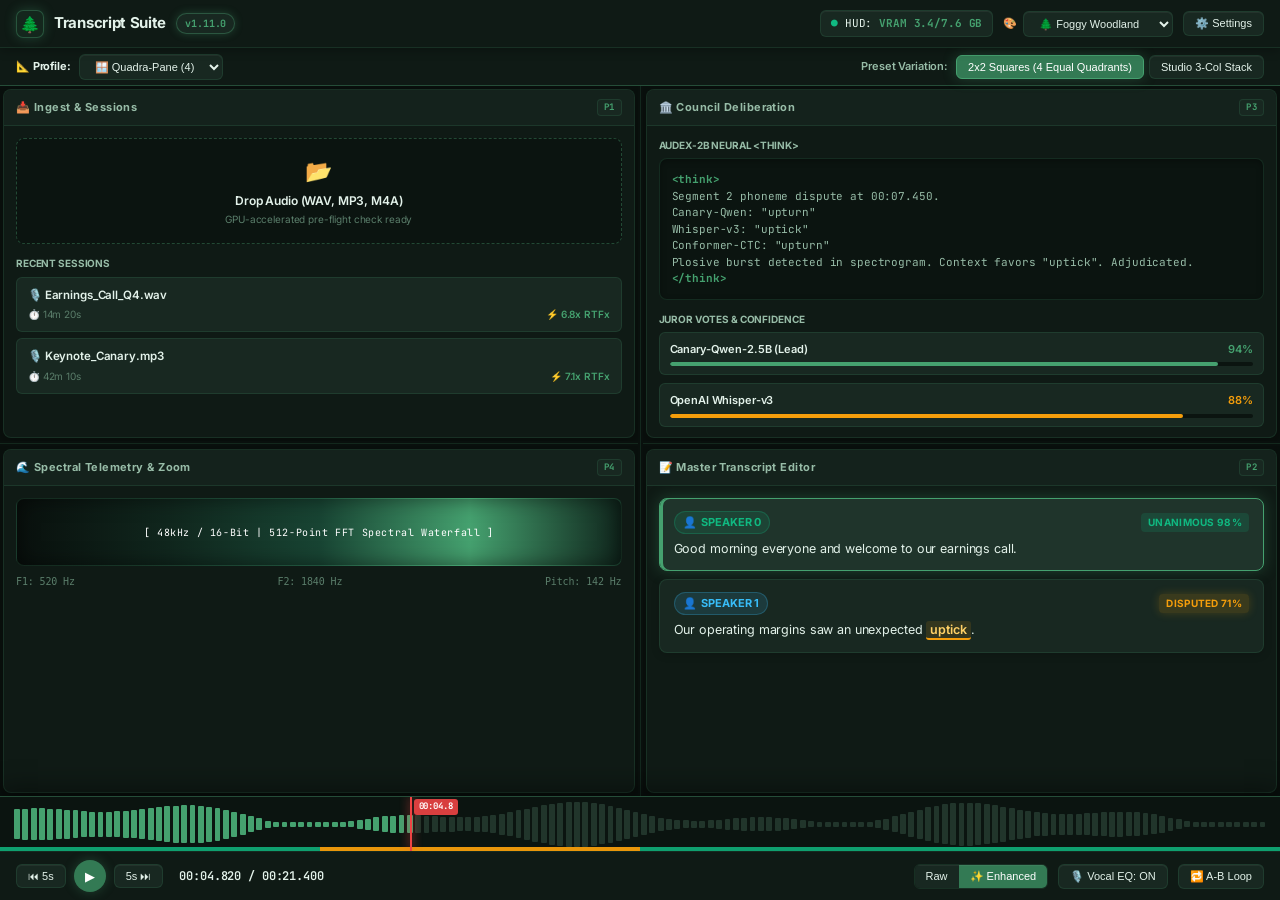
<file: archive/v2_legacy/transcript_suite/web/static/layout_preview.html>
<!DOCTYPE html>
<html lang="en">
<head>
  <meta charset="UTF-8">
  <meta name="viewport" content="width=device-width, initial-scale=1.0">
  <title>Transcript Suite | Next-Gen Studio Workstation</title>
  <link rel="icon" href="data:image/svg+xml,<svg xmlns=%22http://www.w3.org/2000/svg%22 viewBox=%220 0 100 100%22><text y=%22.9em%22 font-size=%2290%22>🌲</text></svg>">
  <link rel="preconnect" href="https://fonts.googleapis.com">
  <link rel="preconnect" href="https://fonts.gstatic.com" crossorigin>
  <link href="https://fonts.googleapis.com/css2?family=Inter:wght@400;500;600;700&family=JetBrains+Mono:wght@400;500;600;700&display=swap" rel="stylesheet">
  <style>
    /* ==========================================================================
       NEXT-GEN DESIGN TOKEN SYSTEM: 12 CURATED NATURE & PRO THEMES
       ========================================================================== */
    :root,
    [data-theme="foggy-woodland"] {
      --bg-base: #09100d;
      --bg-surface: #0f1a15;
      --bg-surface-elevated: #14221c;
      --bg-card: #182821;
      --bg-card-hover: #1f342b;
      --bg-input: #0b1410;
      --border-subtle: rgba(78, 172, 122, 0.15);
      --border-strong: rgba(78, 172, 122, 0.35);
      --border-focus: #4eac7a;
      --text-high: #e3f2ea;
      --text-med: #97bca7;
      --text-low: #5a7d6a;
      --accent-primary: #337a54;
      --accent-hover: #45a16f;
      --accent-glow: rgba(69, 161, 111, 0.3);
      --accent-tint: rgba(69, 161, 111, 0.1);
      --spk-0: #10b981;
      --spk-1: #38bdf8;
      --spk-2: #fbbf24;
      --badge-unanimous: #10b981;
      --badge-dispute: #f59e0b;
      --wave-bg: #0b1410;
      --wave-played: #45a16f;
      --wave-unplayed: #21352b;
      --waterfall-grad: linear-gradient(90deg, #09100d 0%, #10261d 25%, #184433 50%, #45a16f 75%, #10261d 100%);
    }

    [data-theme="forest-sage"] {
      --bg-base: #0f130b;
      --bg-surface: #161c12;
      --bg-surface-elevated: #1e2619;
      --bg-card: #242e1e;
      --bg-card-hover: #2f3c27;
      --bg-input: #12170f;
      --border-subtle: rgba(142, 168, 105, 0.18);
      --border-strong: rgba(142, 168, 105, 0.35);
      --border-focus: #8ea869;
      --text-high: #eaf0e4;
      --text-med: #a3b596;
      --text-low: #647558;
      --accent-primary: #6c854c;
      --accent-hover: #8ea869;
      --accent-glow: rgba(142, 168, 105, 0.3);
      --accent-tint: rgba(142, 168, 105, 0.1);
      --spk-0: #8ea869;
      --spk-1: #64b5f6;
      --spk-2: #d4e157;
      --badge-unanimous: #8ea869;
      --badge-dispute: #e6a23c;
      --wave-bg: #12170f;
      --wave-played: #8ea869;
      --wave-unplayed: #323d2b;
      --waterfall-grad: linear-gradient(90deg, #0f130b 0%, #1e2619 25%, #3e4f30 50%, #8ea869 75%, #1e2619 100%);
    }

    [data-theme="nordic-slate"] {
      --bg-base: #0a0e14;
      --bg-surface: #101620;
      --bg-surface-elevated: #161e2b;
      --bg-card: #1c2637;
      --bg-card-hover: #243247;
      --bg-input: #0c121a;
      --border-subtle: rgba(92, 143, 196, 0.18);
      --border-strong: rgba(92, 143, 196, 0.35);
      --border-focus: #5c8fc4;
      --text-high: #e4ecf5;
      --text-med: #97acca;
      --text-low: #586c87;
      --accent-primary: #3d6896;
      --accent-hover: #5c8fc4;
      --accent-glow: rgba(92, 143, 196, 0.3);
      --accent-tint: rgba(92, 143, 196, 0.1);
      --spk-0: #38bdf8;
      --spk-1: #818cf8;
      --spk-2: #34d399;
      --badge-unanimous: #38bdf8;
      --badge-dispute: #f59e0b;
      --wave-bg: #0c121a;
      --wave-played: #5c8fc4;
      --wave-unplayed: #253347;
      --waterfall-grad: linear-gradient(90deg, #0a0e14 0%, #161e2b 25%, #2a3e59 50%, #5c8fc4 75%, #161e2b 100%);
    }

    [data-theme="warm-umber"] {
      --bg-base: #120c0a;
      --bg-surface: #1a120f;
      --bg-surface-elevated: #241915;
      --bg-card: #2c201b;
      --bg-card-hover: #3a2a24;
      --bg-input: #150f0c;
      --border-subtle: rgba(194, 136, 99, 0.18);
      --border-strong: rgba(194, 136, 99, 0.35);
      --border-focus: #c28863;
      --text-high: #f6ebe5;
      --text-med: #c4a498;
      --text-low: #82665b;
      --accent-primary: #875132;
      --accent-hover: #c28863;
      --accent-glow: rgba(194, 136, 99, 0.3);
      --accent-tint: rgba(194, 136, 99, 0.1);
      --spk-0: #f97316;
      --spk-1: #fbbf24;
      --spk-2: #e879f9;
      --badge-unanimous: #10b981;
      --badge-dispute: #f97316;
      --wave-bg: #150f0c;
      --wave-played: #c28863;
      --wave-unplayed: #3d2c25;
      --waterfall-grad: linear-gradient(90deg, #120c0a 0%, #241915 25%, #543729 50%, #c28863 75%, #241915 100%);
    }

    [data-theme="midnight-obsidian"] {
      --bg-base: #030304;
      --bg-surface: #0a0a0d;
      --bg-surface-elevated: #111116;
      --bg-card: #17171e;
      --bg-card-hover: #21212b;
      --bg-input: #070709;
      --border-subtle: rgba(255, 255, 255, 0.08);
      --border-strong: rgba(255, 255, 255, 0.2);
      --border-focus: #10b981;
      --text-high: #f5f5f7;
      --text-med: #9e9ea7;
      --text-low: #54545d;
      --accent-primary: #059669;
      --accent-hover: #10b981;
      --accent-glow: rgba(16, 185, 129, 0.3);
      --accent-tint: rgba(16, 185, 129, 0.1);
      --spk-0: #10b981;
      --spk-1: #a78bfa;
      --spk-2: #f43f5e;
      --badge-unanimous: #10b981;
      --badge-dispute: #f59e0b;
      --wave-bg: #070709;
      --wave-played: #10b981;
      --wave-unplayed: #21212b;
      --waterfall-grad: linear-gradient(90deg, #030304 0%, #111116 25%, #183327 50%, #10b981 75%, #111116 100%);
    }

    [data-theme="abyssal-trench"] {
      --bg-base: #030710;
      --bg-surface: #080f1e;
      --bg-surface-elevated: #0e182e;
      --bg-card: #13203c;
      --bg-card-hover: #1a2c52;
      --bg-input: #050a15;
      --border-subtle: rgba(6, 182, 212, 0.18);
      --border-strong: rgba(6, 182, 212, 0.35);
      --border-focus: #06b6d4;
      --text-high: #e2f4fe;
      --text-med: #80c8f3;
      --text-low: #39658e;
      --accent-primary: #0891b2;
      --accent-hover: #06b6d4;
      --accent-glow: rgba(6, 182, 212, 0.3);
      --accent-tint: rgba(6, 182, 212, 0.1);
      --spk-0: #06b6d4;
      --spk-1: #818cf8;
      --spk-2: #a3e635;
      --badge-unanimous: #06b6d4;
      --badge-dispute: #f59e0b;
      --wave-bg: #050a15;
      --wave-played: #06b6d4;
      --wave-unplayed: #16284a;
      --waterfall-grad: linear-gradient(90deg, #030710 0%, #0e182e 25%, #103c54 50%, #06b6d4 75%, #0e182e 100%);
    }

    [data-theme="copper-moss"] {
      --bg-base: #0f0d0a;
      --bg-surface: #171410;
      --bg-surface-elevated: #211c16;
      --bg-card: #2b241d;
      --bg-card-hover: #382f25;
      --bg-input: #120f0c;
      --border-subtle: rgba(210, 140, 96, 0.18);
      --border-strong: rgba(210, 140, 96, 0.35);
      --border-focus: #d28c60;
      --text-high: #f4eee7;
      --text-med: #bea998;
      --text-low: #796656;
      --accent-primary: #9e5d36;
      --accent-hover: #d28c60;
      --accent-glow: rgba(210, 140, 96, 0.3);
      --accent-tint: rgba(210, 140, 96, 0.1);
      --spk-0: #52a477;
      --spk-1: #d28c60;
      --spk-2: #e0b04a;
      --badge-unanimous: #52a477;
      --badge-dispute: #d28c60;
      --wave-bg: #120f0c;
      --wave-played: #d28c60;
      --wave-unplayed: #3a2e23;
      --waterfall-grad: linear-gradient(90deg, #0f0d0a 0%, #211c16 25%, #523420 50%, #d28c60 75%, #211c16 100%);
    }

    [data-theme="dune-terracotta"] {
      --bg-base: #120b08;
      --bg-surface: #1b110c;
      --bg-surface-elevated: #251710;
      --bg-card: #301e16;
      --bg-card-hover: #3e281e;
      --bg-input: #140d09;
      --border-subtle: rgba(217, 119, 6, 0.18);
      --border-strong: rgba(217, 119, 6, 0.35);
      --border-focus: #f59e0b;
      --text-high: #fef5d6;
      --text-med: #df8a28;
      --text-low: #854516;
      --accent-primary: #b45309;
      --accent-hover: #f59e0b;
      --accent-glow: rgba(245, 158, 11, 0.3);
      --accent-tint: rgba(245, 158, 11, 0.1);
      --spk-0: #f59e0b;
      --spk-1: #ef4444;
      --spk-2: #10b981;
      --badge-unanimous: #f59e0b;
      --badge-dispute: #ef4444;
      --wave-bg: #140d09;
      --wave-played: #f59e0b;
      --wave-unplayed: #3d2417;
      --waterfall-grad: linear-gradient(90deg, #120b08 0%, #251710 25%, #633010 50%, #f59e0b 75%, #251710 100%);
    }

    [data-theme="lunar-monochrome"] {
      --bg-base: #080808;
      --bg-surface: #121212;
      --bg-surface-elevated: #1a1a1a;
      --bg-card: #222222;
      --bg-card-hover: #2c2c2c;
      --bg-input: #0e0e0e;
      --border-subtle: rgba(255, 255, 255, 0.12);
      --border-strong: rgba(255, 255, 255, 0.28);
      --border-focus: #ffffff;
      --text-high: #ffffff;
      --text-med: #a8a8a8;
      --text-low: #5a5a5a;
      --accent-primary: #5a5a5a;
      --accent-hover: #a8a8a8;
      --accent-glow: rgba(255, 255, 255, 0.2);
      --accent-tint: rgba(255, 255, 255, 0.08);
      --spk-0: #ffffff;
      --spk-1: #a8a8a8;
      --spk-2: #6e6e6e;
      --badge-unanimous: #ffffff;
      --badge-dispute: #787878;
      --wave-bg: #0e0e0e;
      --wave-played: #e5e5e5;
      --wave-unplayed: #2a2a2a;
      --waterfall-grad: linear-gradient(90deg, #080808 0%, #1a1a1a 25%, #404040 50%, #a8a8a8 75%, #1a1a1a 100%);
    }

    [data-theme="matrix-emerald"] {
      --bg-base: #020803;
      --bg-surface: #051208;
      --bg-surface-elevated: #091c0d;
      --bg-card: #0d2813;
      --bg-card-hover: #13391b;
      --bg-input: #040d06;
      --border-subtle: rgba(34, 197, 94, 0.2);
      --border-strong: rgba(34, 197, 94, 0.4);
      --border-focus: #22c55e;
      --text-high: #9bf3ba;
      --text-med: #57e38a;
      --text-low: #1c8d47;
      --accent-primary: #15803d;
      --accent-hover: #22c55e;
      --accent-glow: rgba(34, 197, 94, 0.35);
      --accent-tint: rgba(34, 197, 94, 0.1);
      --spk-0: #22c55e;
      --spk-1: #86efac;
      --spk-2: #facc15;
      --badge-unanimous: #22c55e;
      --badge-dispute: #facc15;
      --wave-bg: #040d06;
      --wave-played: #22c55e;
      --wave-unplayed: #113619;
      --waterfall-grad: linear-gradient(90deg, #020803 0%, #091c0d 25%, #10421c 50%, #22c55e 75%, #091c0d 100%);
    }

    [data-theme="bordeaux-velvet"] {
      --bg-base: #0f0609;
      --bg-surface: #170a10;
      --bg-surface-elevated: #220e17;
      --bg-card: #2d131f;
      --bg-card-hover: #3b1929;
      --bg-input: #12070c;
      --border-subtle: rgba(244, 63, 94, 0.18);
      --border-strong: rgba(244, 63, 94, 0.35);
      --border-focus: #f43f5e;
      --text-high: #ffe6ec;
      --text-med: #fda6b8;
      --text-low: #9e1c3b;
      --accent-primary: #9f1239;
      --accent-hover: #f43f5e;
      --accent-glow: rgba(244, 63, 94, 0.3);
      --accent-tint: rgba(244, 63, 94, 0.1);
      --spk-0: #fb7185;
      --spk-1: #fda4af;
      --spk-2: #facc15;
      --badge-unanimous: #fb7185;
      --badge-dispute: #facc15;
      --wave-bg: #12070c;
      --wave-played: #f43f5e;
      --wave-unplayed: #3d1425;
      --waterfall-grad: linear-gradient(90deg, #0f0609 0%, #220e17 25%, #591632 50%, #f43f5e 75%, #220e17 100%);
    }

    [data-theme="eclipse-violet"] {
      --bg-base: #080512;
      --bg-surface: #0e0920;
      --bg-surface-elevated: #160f30;
      --bg-card: #1f1542;
      --bg-card-hover: #291c57;
      --bg-input: #0b0717;
      --border-subtle: rgba(168, 85, 247, 0.18);
      --border-strong: rgba(168, 85, 247, 0.35);
      --border-focus: #c084fc;
      --text-high: #f6edff;
      --text-med: #d0afff;
      --text-low: #7533bf;
      --accent-primary: #7e22ce;
      --accent-hover: #a855f7;
      --accent-glow: rgba(168, 85, 247, 0.3);
      --accent-tint: rgba(168, 85, 247, 0.1);
      --spk-0: #c084fc;
      --spk-1: #38bdf8;
      --spk-2: #f472b6;
      --badge-unanimous: #c084fc;
      --badge-dispute: #f472b6;
      --wave-bg: #0b0717;
      --wave-played: #a855f7;
      --wave-unplayed: #2d1c52;
      --waterfall-grad: linear-gradient(90deg, #080512 0%, #160f30 25%, #421b75 50%, #a855f7 75%, #160f30 100%);
    }

    /* ==========================================================================
       MODERN ELEVATION, TYPOGRAPHY & BASE RESETS
       ========================================================================== */
    * {
      box-sizing: border-box;
      margin: 0;
      padding: 0;
      user-select: none;
    }

    body {
      font-family: "Inter", -apple-system, BlinkMacSystemFont, "Segoe UI", Roboto, sans-serif;
      background-color: var(--bg-base);
      color: var(--text-high);
      height: 100vh;
      display: flex;
      flex-direction: column;
      overflow: hidden;
      font-size: 13px;
      line-height: 1.5;
      letter-spacing: -0.01em;
      -webkit-font-smoothing: antialiased;
    }

    /* CUSTOM SLEEK SCROLLBARS */
    ::-webkit-scrollbar {
      width: 5px;
      height: 5px;
    }
    ::-webkit-scrollbar-track {
      background: transparent;
    }
    ::-webkit-scrollbar-thumb {
      background: var(--border-subtle);
      border-radius: 4px;
    }
    ::-webkit-scrollbar-thumb:hover {
      background: var(--accent-hover);
    }

    /* HEADER HUD (GLASSMORPHIC & ELEVATED) */
    header {
      height: 48px;
      background: var(--bg-surface);
      backdrop-filter: blur(16px);
      border-bottom: 1px solid var(--border-subtle);
      display: flex;
      align-items: center;
      justify-content: space-between;
      padding: 0 16px;
      flex-shrink: 0;
      z-index: 100;
      box-shadow: 0 2px 10px rgba(0,0,0,0.3);
    }

    .brand {
      display: flex;
      align-items: center;
      gap: 10px;
    }

    .brand-icon-box {
      width: 28px;
      height: 28px;
      border-radius: 7px;
      background: var(--accent-tint);
      border: 1px solid var(--border-strong);
      display: flex;
      align-items: center;
      justify-content: center;
      font-size: 16px;
      box-shadow: 0 0 12px var(--accent-glow);
    }

    .brand-title {
      font-weight: 700;
      font-size: 15px;
      letter-spacing: -0.02em;
    }

    .brand-badge {
      font-family: "JetBrains Mono", monospace;
      font-size: 10px;
      font-weight: 700;
      padding: 2px 8px;
      background: var(--bg-card);
      border: 1px solid var(--border-strong);
      color: var(--accent-hover);
      border-radius: 9999px;
      box-shadow: 0 0 8px var(--accent-glow);
    }

    .hud-controls {
      display: flex;
      align-items: center;
      gap: 10px;
    }

    .hud-chip {
      background: var(--bg-card);
      border: 1px solid var(--border-subtle);
      border-radius: 6px;
      padding: 4px 10px;
      display: flex;
      align-items: center;
      gap: 7px;
      font-size: 11px;
      font-family: "JetBrains Mono", monospace;
      box-shadow: inset 0 1px 0 rgba(255,255,255,0.05);
    }

    .hud-chip-accent {
      color: var(--accent-hover);
      font-weight: 700;
    }

    .select-dropdown, .btn-action {
      background: var(--bg-card);
      color: var(--text-high);
      border: 1px solid var(--border-subtle);
      padding: 5px 11px;
      border-radius: 6px;
      font-size: 11px;
      font-weight: 500;
      cursor: pointer;
      outline: none;
      transition: all 0.18s cubic-bezier(0.16, 1, 0.3, 1);
      display: flex;
      align-items: center;
      gap: 6px;
      box-shadow: inset 0 1px 0 rgba(255,255,255,0.05);
    }

    .select-dropdown:hover, .btn-action:hover {
      border-color: var(--border-focus);
      background: var(--bg-card-hover);
      box-shadow: 0 0 12px var(--accent-glow);
    }

    .btn-action.active {
      background: var(--accent-primary);
      color: #fff;
      border-color: var(--accent-hover);
      box-shadow: 0 0 14px var(--accent-glow);
    }

    /* SUB-PRESET TOOLBAR BANNER */
    .subpreset-banner {
      height: 38px;
      background: var(--bg-surface);
      border-bottom: 1px solid var(--border-strong);
      display: flex;
      align-items: center;
      justify-content: space-between;
      padding: 0 16px;
      font-size: 11px;
      flex-shrink: 0;
      z-index: 90;
    }

    /* ==========================================================================
       ZERO-VOID DOCKING ARCHITECTURE (NO EMPTY BLACK SPACES)
       ========================================================================== */
    :root {
      --col-left-w: 270px;
      --col-right-w: 330px;
      --row-left-h: 50%;
      --row-center-h: 60%;
      --row-right-h: 50%;
    }

    .workspace-root {
      flex: 1;
      display: flex;
      overflow: hidden;
      position: relative;
      background-color: var(--bg-base);
    }

    /* VERTICAL COLUMN SPLITTERS */
    .col-resizer {
      width: 5px;
      cursor: col-resize;
      background: transparent;
      transition: all 0.15s ease;
      z-index: 50;
      flex-shrink: 0;
      position: relative;
    }
    .col-resizer::after {
      content: "";
      position: absolute;
      top: 0; bottom: 0; left: 2px; width: 1px;
      background: var(--border-subtle);
      transition: all 0.15s ease;
    }
    .col-resizer:hover::after, .col-resizer.dragging::after {
      background: var(--accent-hover);
      box-shadow: 0 0 10px var(--accent-glow);
      width: 2px;
      left: 1.5px;
    }

    /* HORIZONTAL ROW SPLITTERS */
    .row-resizer {
      height: 5px;
      cursor: row-resize;
      background: transparent;
      transition: all 0.15s ease;
      z-index: 50;
      flex-shrink: 0;
      position: relative;
    }
    .row-resizer::after {
      content: "";
      position: absolute;
      left: 0; right: 0; top: 2px; height: 1px;
      background: var(--border-subtle);
      transition: all 0.15s ease;
    }
    .row-resizer:hover::after, .row-resizer.dragging::after {
      background: var(--accent-hover);
      box-shadow: 0 0 10px var(--accent-glow);
      height: 2px;
      top: 1.5px;
    }

    /* DOCKING COLUMNS */
    .dock-col {
      display: flex;
      flex-direction: column;
      overflow: hidden;
      position: relative;
      height: 100%;
    }

    .dock-row-top {
      overflow: hidden;
      display: flex;
      flex-direction: column;
      height: 100%;
    }
    .dock-row-bottom {
      flex: 1;
      overflow: hidden;
      display: flex;
      flex-direction: column;
    }

    /* INDIVIDUAL PANEL CARDS (FROSTED GLASS ELEVATION) */
    .plane-box {
      flex: 1;
      background: var(--bg-surface);
      border: 1px solid var(--border-subtle);
      border-radius: 8px;
      margin: 3px;
      overflow: hidden;
      display: flex;
      flex-direction: column;
      box-shadow: 0 4px 16px rgba(0,0,0,0.25), inset 0 1px 0 rgba(255,255,255,0.03);
      transition: border-color 0.2s ease;
    }

    .plane-box:hover {
      border-color: var(--border-strong);
    }

    .plane-header {
      height: 36px;
      background: var(--bg-surface-elevated);
      border-bottom: 1px solid var(--border-subtle);
      display: flex;
      align-items: center;
      justify-content: space-between;
      padding: 0 12px;
      font-size: 11px;
      font-weight: 700;
      letter-spacing: 0.04em;
      color: var(--text-med);
      flex-shrink: 0;
    }

    .plane-tag {
      font-family: "JetBrains Mono", monospace;
      font-size: 9px;
      font-weight: 700;
      padding: 1px 6px;
      border-radius: 4px;
      background: var(--bg-card);
      border: 1px solid var(--border-subtle);
      color: var(--accent-hover);
    }

    .plane-body {
      flex: 1;
      overflow-y: auto;
      padding: 12px;
      user-select: text;
    }

    /* ==========================================================================
       ZERO-VOID SUB-PRESET DEFINITIONS
       ========================================================================== */

    /* 1. TABBED (1-PANE) */
    .profile-tabs .dock-col-left,
    .profile-tabs #splitColLeft,
    .profile-tabs .dock-col-right,
    .profile-tabs #splitColRight,
    .profile-tabs .row-resizer,
    .profile-tabs .dock-row-bottom {
      display: none !important;
    }
    .profile-tabs .dock-col-center { width: 100% !important; flex: 1 !important; }
    .profile-tabs #rowCenterTop { height: 100% !important; }

    /* 2. BI-PANE (55% / 45%) */
    .profile-bipane .dock-col-left,
    .profile-bipane #splitColLeft,
    .profile-bipane .row-resizer,
    .profile-bipane .dock-row-bottom {
      display: none !important;
    }
    .profile-bipane .dock-col-center { flex: 1.2 !important; display: flex !important; }
    .profile-bipane #rowCenterTop { height: 100% !important; }
    .profile-bipane #splitColRight { display: block !important; }
    .profile-bipane .dock-col-right { flex: 1 !important; display: flex !important; width: auto !important; }
    .profile-bipane #rowRightTop { height: 100% !important; }
    .profile-bipane #plane3 { display: none !important; }
    .profile-bipane #plane4-bipane { display: flex !important; }

    /* 3. TRI-PANE (3 FULL COLUMNS) */
    .profile-tripane .row-resizer,
    .profile-tripane .dock-row-bottom {
      display: none !important;
    }
    .profile-tripane .dock-col-left { width: var(--col-left-w); display: flex !important; }
    .profile-tripane #rowLeftTop { height: 100% !important; }
    .profile-tripane #splitColLeft { display: block !important; }
    .profile-tripane .dock-col-center { flex: 1 !important; display: flex !important; }
    .profile-tripane #rowCenterTop { height: 100% !important; }
    .profile-tripane #splitColRight { display: block !important; }
    .profile-tripane .dock-col-right { width: var(--col-right-w); display: flex !important; }
    .profile-tripane #rowRightTop { height: 100% !important; }
    .profile-tripane #plane3 { display: flex !important; }
    .profile-tripane #plane4-bipane { display: none !important; }

    /* 4. QUADRA-PANE: 2x2 SQUARES (4 EQUAL QUADRANTS) */
    .profile-quadrapane.preset-quad-squares .dock-col-left { width: 50% !important; display: flex !important; }
    .profile-quadrapane.preset-quad-squares #rowLeftTop { height: 50% !important; }
    .profile-quadrapane.preset-quad-squares #splitLeftRow { display: block !important; }
    .profile-quadrapane.preset-quad-squares #rowLeftBottom { display: flex !important; }
    .profile-quadrapane.preset-quad-squares #plane6 { display: none !important; }
    .profile-quadrapane.preset-quad-squares #plane4-quad-left { display: flex !important; }
    .profile-quadrapane.preset-quad-squares #splitColLeft { display: block !important; }
    .profile-quadrapane.preset-quad-squares .dock-col-center { display: none !important; }
    .profile-quadrapane.preset-quad-squares #splitColRight { display: none !important; }
    .profile-quadrapane.preset-quad-squares .dock-col-right { width: 50% !important; display: flex !important; }
    .profile-quadrapane.preset-quad-squares #rowRightTop { height: 50% !important; }
    .profile-quadrapane.preset-quad-squares #splitRightRow { display: block !important; }
    .profile-quadrapane.preset-quad-squares #rowRightBottom { display: flex !important; }
    .profile-quadrapane.preset-quad-squares #plane3 { display: flex !important; }
    .profile-quadrapane.preset-quad-squares #plane5 { display: none !important; }
    .profile-quadrapane.preset-quad-squares #plane2-quad-right { display: flex !important; }

    /* 4. QUADRA-PANE: STUDIO 3-COL STACK */
    .profile-quadrapane.preset-quad-studio .dock-col-left { width: var(--col-left-w); display: flex !important; }
    .profile-quadrapane.preset-quad-studio #rowLeftTop { height: 100% !important; }
    .profile-quadrapane.preset-quad-studio #splitLeftRow,
    .profile-quadrapane.preset-quad-studio #rowLeftBottom { display: none !important; }
    .profile-quadrapane.preset-quad-studio #splitColLeft { display: block !important; }
    .profile-quadrapane.preset-quad-studio .dock-col-center { flex: 1 !important; display: flex !important; }
    .profile-quadrapane.preset-quad-studio #rowCenterTop { height: var(--row-center-h) !important; }
    .profile-quadrapane.preset-quad-studio #splitCenterRow { display: block !important; }
    .profile-quadrapane.preset-quad-studio #rowCenterBottom { display: flex !important; }
    .profile-quadrapane.preset-quad-studio #splitColRight { display: block !important; }
    .profile-quadrapane.preset-quad-studio .dock-col-right { width: var(--col-right-w); display: flex !important; }
    .profile-quadrapane.preset-quad-studio #rowRightTop { height: 100% !important; }
    .profile-quadrapane.preset-quad-studio #splitRightRow,
    .profile-quadrapane.preset-quad-studio #rowRightBottom { display: none !important; }
    .profile-quadrapane.preset-quad-studio #plane3 { display: flex !important; }
    .profile-quadrapane.preset-quad-studio #plane4-bipane { display: none !important; }

    /* 5. PENTA-PANE */
    .profile-pentapane .dock-col-left { width: var(--col-left-w); display: flex !important; }
    .profile-pentapane #rowLeftTop { height: 100% !important; }
    .profile-pentapane #splitLeftRow,
    .profile-pentapane #rowLeftBottom { display: none !important; }
    .profile-pentapane #splitColLeft { display: block !important; }
    .profile-pentapane .dock-col-center { flex: 1 !important; display: flex !important; }
    .profile-pentapane #rowCenterTop { height: var(--row-center-h) !important; }
    .profile-pentapane #splitCenterRow { display: block !important; }
    .profile-pentapane #rowCenterBottom { display: flex !important; }
    .profile-pentapane #splitColRight { display: block !important; }
    .profile-pentapane .dock-col-right { width: var(--col-right-w); display: flex !important; }
    .profile-pentapane #rowRightTop { height: var(--row-right-h) !important; }
    .profile-pentapane #splitRightRow { display: block !important; }
    .profile-pentapane #rowRightBottom { display: flex !important; }
    .profile-pentapane #plane3 { display: flex !important; }
    .profile-pentapane #plane5 { display: flex !important; }
    .profile-pentapane #plane4-bipane { display: none !important; }

    /* 6. HEXA-PANE */
    .profile-hexapane .dock-col-left { width: var(--col-left-w); display: flex !important; }
    .profile-hexapane #rowLeftTop { height: var(--row-left-h) !important; }
    .profile-hexapane #splitLeftRow { display: block !important; }
    .profile-hexapane #rowLeftBottom { display: flex !important; }
    .profile-hexapane #plane6 { display: flex !important; }
    .profile-hexapane #splitColLeft { display: block !important; }
    .profile-hexapane .dock-col-center { flex: 1 !important; display: flex !important; }
    .profile-hexapane #rowCenterTop { height: var(--row-center-h) !important; }
    .profile-hexapane #splitCenterRow { display: block !important; }
    .profile-hexapane #rowCenterBottom { display: flex !important; }
    .profile-hexapane #splitColRight { display: block !important; }
    .profile-hexapane .dock-col-right { width: var(--col-right-w); display: flex !important; }
    .profile-hexapane #rowRightTop { height: var(--row-right-h) !important; }
    .profile-hexapane #splitRightRow { display: block !important; }
    .profile-hexapane #rowRightBottom { display: flex !important; }
    .profile-hexapane #plane3 { display: flex !important; }
    .profile-hexapane #plane5 { display: flex !important; }

    /* ==========================================================================
       ULTRA-POLISHED COMPONENT VISUALS (LINEAR & DAVINCI CALIBER)
       ========================================================================== */

    /* P2: TRANSCRIPT SEGMENT CARDS */
    .segment-row {
      background: var(--bg-card);
      border: 1px solid var(--border-subtle);
      border-radius: 8px;
      padding: 12px 14px;
      margin-bottom: 8px;
      cursor: pointer;
      transition: all 0.2s cubic-bezier(0.16, 1, 0.3, 1);
      position: relative;
      box-shadow: 0 2px 8px rgba(0,0,0,0.15);
    }
    .segment-row:hover {
      border-color: var(--border-focus);
      background: var(--bg-card-hover);
      transform: translateY(-1px);
    }
    .segment-row.active {
      border-color: var(--accent-hover);
      background: var(--bg-card-hover);
      box-shadow: 0 0 16px var(--accent-glow), inset 3px 0 0 var(--accent-hover);
    }
    .segment-meta {
      display: flex;
      align-items: center;
      justify-content: space-between;
      margin-bottom: 6px;
      font-size: 11px;
    }
    .speaker-pill {
      font-weight: 700;
      padding: 2px 8px;
      border-radius: 9999px;
      background: rgba(16, 185, 129, 0.12);
      color: var(--spk-0);
      border: 1px solid rgba(16, 185, 129, 0.25);
      display: flex;
      align-items: center;
      gap: 5px;
    }
    .speaker-pill.spk-1 {
      color: var(--spk-1);
      background: rgba(56, 189, 248, 0.12);
      border-color: rgba(56, 189, 248, 0.25);
    }
    .timestamp-badge {
      font-family: "JetBrains Mono", monospace;
      font-size: 10px;
      color: var(--text-low);
      background: var(--bg-input);
      padding: 2px 6px;
      border-radius: 4px;
      border: 1px solid var(--border-subtle);
    }
    .consensus-pill {
      font-size: 10px;
      font-weight: 700;
      padding: 2px 7px;
      border-radius: 4px;
      background: rgba(16, 185, 129, 0.15);
      color: var(--badge-unanimous);
      letter-spacing: 0.03em;
    }
    .consensus-pill.dispute {
      background: rgba(245, 158, 11, 0.15);
      color: var(--badge-dispute);
      box-shadow: 0 0 10px rgba(245, 158, 11, 0.2);
    }
    .segment-text {
      font-size: 13.5px;
      color: var(--text-high);
      line-height: 1.6;
      outline: none;
    }
    .dispute-word {
      border-bottom: 2px solid var(--badge-dispute);
      color: #ffd166;
      cursor: help;
      padding: 1px 4px;
      border-radius: 3px;
      background: rgba(245, 158, 11, 0.12);
      font-weight: 600;
    }

    /* P3: COUNCIL DELIBERATION CARD */
    .cot-card {
      background: var(--bg-input);
      border: 1px solid var(--border-subtle);
      border-radius: 8px;
      padding: 12px;
      font-family: "JetBrains Mono", monospace;
      font-size: 11px;
      color: var(--text-med);
      margin-bottom: 12px;
      line-height: 1.5;
      box-shadow: inset 0 2px 6px rgba(0,0,0,0.3);
    }
    .cot-tag {
      color: var(--accent-hover);
      font-weight: 700;
    }
    .juror-card {
      background: var(--bg-card);
      border: 1px solid var(--border-subtle);
      padding: 8px 10px;
      border-radius: 6px;
      margin-bottom: 8px;
    }
    .juror-progress {
      height: 4px;
      background: var(--bg-input);
      border-radius: 2px;
      overflow: hidden;
      margin-top: 5px;
    }
    .juror-fill {
      height: 100%;
      background: var(--accent-hover);
      border-radius: 2px;
    }

    /* P4: SPECTRAL WATERFALL */
    .waterfall-box {
      height: 68px;
      border-radius: 8px;
      border: 1px solid var(--border-subtle);
      background: var(--waterfall-grad);
      display: flex;
      align-items: center;
      justify-content: center;
      font-size: 10px;
      font-family: "JetBrains Mono", monospace;
      color: #fff;
      letter-spacing: 0.06em;
      box-shadow: inset 0 0 20px rgba(0,0,0,0.5);
      margin-bottom: 8px;
    }

    /* P1: INGEST DROPZONE */
    .dropzone-box {
      border: 1.5px dashed var(--border-strong);
      background: var(--bg-input);
      border-radius: 8px;
      padding: 16px 12px;
      text-align: center;
      cursor: pointer;
      margin-bottom: 12px;
      transition: all 0.2s ease;
    }
    .dropzone-box:hover {
      border-color: var(--accent-hover);
      background: var(--accent-tint);
      box-shadow: 0 0 16px var(--accent-glow);
    }

    .history-card {
      background: var(--bg-card);
      border: 1px solid var(--border-subtle);
      border-radius: 6px;
      padding: 9px 11px;
      margin-bottom: 6px;
      cursor: pointer;
      transition: all 0.15s ease;
    }
    .history-card:hover {
      border-color: var(--border-focus);
      background: var(--bg-card-hover);
    }

    /* PERSISTENT BOTTOM MASTER AUDIO DECK */
    .persistent-bottom-deck {
      height: 104px;
      background: var(--bg-surface);
      border-top: 1px solid var(--border-strong);
      display: flex;
      flex-direction: column;
      flex-shrink: 0;
      z-index: 100;
      box-shadow: 0 -8px 24px rgba(0,0,0,0.4);
    }

    .persistent-waveform-strip {
      height: 56px;
      background: var(--wave-bg);
      border-bottom: 1px solid var(--border-subtle);
      position: relative;
      cursor: pointer;
      display: flex;
      align-items: center;
      padding: 0 14px;
      overflow: hidden;
    }

    .persistent-wave-bars {
      width: 100%;
      height: 42px;
      display: flex;
      align-items: center;
      gap: 2.5px;
    }

    .p-wbar {
      flex: 1;
      background-color: var(--wave-unplayed);
      border-radius: 1px;
      transition: background-color 0.05s ease;
    }
    .p-wbar.played {
      background-color: var(--wave-played);
    }

    .persistent-playhead-line {
      position: absolute;
      top: 0;
      bottom: 0;
      width: 2px;
      background: #ef4444;
      box-shadow: 0 0 10px #ef4444;
      left: 32%;
      pointer-events: none;
      z-index: 10;
    }

    .playhead-badge {
      position: absolute;
      top: 2px;
      left: 4px;
      font-size: 9px;
      font-family: "JetBrains Mono", monospace;
      background: rgba(239, 68, 68, 0.9);
      color: #fff;
      padding: 1px 5px;
      border-radius: 3px;
      font-weight: 700;
    }

    .consensus-track {
      position: absolute;
      bottom: 0;
      left: 0;
      right: 0;
      height: 4px;
      display: flex;
      pointer-events: none;
    }
    .ct-seg { height: 100%; }
    .ct-unanimous { background-color: var(--badge-unanimous); opacity: 0.85; }
    .ct-dispute { background-color: var(--badge-dispute); opacity: 0.95; }

    .persistent-transport-row {
      height: 48px;
      display: flex;
      align-items: center;
      justify-content: space-between;
      padding: 0 16px;
    }

    .btn-play-round {
      width: 32px;
      height: 32px;
      border-radius: 50%;
      background: var(--accent-primary);
      color: #fff;
      border: none;
      cursor: pointer;
      display: flex;
      align-items: center;
      justify-content: center;
      box-shadow: 0 0 12px var(--accent-glow);
      transition: transform 0.15s ease, background 0.15s ease;
    }
    .btn-play-round:hover {
      background: var(--accent-hover);
      transform: scale(1.06);
    }

    /* SETTINGS MODAL */
    .modal-overlay {
      position: fixed;
      inset: 0;
      background: rgba(0, 0, 0, 0.8);
      backdrop-filter: blur(8px);
      display: none;
      align-items: center;
      justify-content: center;
      z-index: 2000;
    }
    .modal-overlay.open {
      display: flex;
    }

    .settings-modal {
      width: 680px;
      max-height: 85vh;
      background: var(--bg-surface);
      border: 1px solid var(--border-strong);
      border-radius: 12px;
      box-shadow: 0 16px 48px rgba(0,0,0,0.7);
      display: flex;
      flex-direction: column;
      overflow: hidden;
    }

    .theme-grid {
      display: grid;
      grid-template-columns: repeat(3, 1fr);
      gap: 10px;
    }

    .theme-card {
      background: var(--bg-card);
      border: 1px solid var(--border-subtle);
      border-radius: 8px;
      padding: 10px 12px;
      cursor: pointer;
      display: flex;
      flex-direction: column;
      gap: 6px;
      transition: all 0.18s ease;
    }
    .theme-card:hover {
      border-color: var(--border-focus);
      background: var(--bg-card-hover);
    }
    .theme-card.active {
      border-color: var(--accent-hover);
      box-shadow: 0 0 12px var(--accent-glow);
    }
    .theme-preview-dots {
      display: flex;
      gap: 5px;
    }
    .theme-dot {
      width: 14px;
      height: 14px;
      border-radius: 50%;
      border: 1px solid rgba(255,255,255,0.2);
    }
  </style>
</head>
<body data-theme="foggy-woodland">

  <!-- HEADER TELEMETRY HUD -->
  <header>
    <div class="brand">
      <div class="brand-icon-box">🌲</div>
      <div class="brand-title">Transcript Suite</div>
      <div class="brand-badge">v1.11.0</div>
    </div>

    <div class="hud-controls">
      <div class="hud-chip">
        <span style="color: #10b981;">●</span>
        <span>HUD:</span>
        <span class="hud-chip-accent">VRAM 3.4/7.6 GB</span>
      </div>

      <!-- PINNED THEMES QUICK-SWITCH -->
      <div style="display: flex; align-items: center; gap: 6px;">
        <span style="font-size: 11px; color: var(--text-med);">🎨</span>
        <select class="select-dropdown" id="pinnedThemePicker" onchange="changeTheme(this.value)">
          <!-- Populated dynamically with ONLY pinned themes -->
        </select>
      </div>

      <!-- SETTINGS BUTTON -->
      <button class="btn-action" onclick="openSettingsModal()" title="Workspace & Theme Settings">
        ⚙️ Settings
      </button>
    </div>
  </header>

  <!-- SUB-PRESET TOOLBAR BANNER -->
  <div class="subpreset-banner">
    <div style="display: flex; align-items: center; gap: 8px;">
      <span style="font-weight: 700; color: var(--text-high);">📐 Profile:</span>
      <select class="select-dropdown" id="profileSelector" onchange="switchProfile(this.value)">
        <option value="tabs">📑 Tabbed (1)</option>
        <option value="bipane">🌗 Bi-Pane (2)</option>
        <option value="tripane">🖥️ Tri-Pane (3)</option>
        <option value="quadrapane" selected>🪟 Quadra-Pane (4)</option>
        <option value="pentapane">🎛️ Penta-Pane (5)</option>
        <option value="hexapane">🚀 Hexa-Pane (6)</option>
      </select>
    </div>

    <div style="display: flex; align-items: center; gap: 8px;">
      <span style="font-weight: 600; color: var(--text-med);">Preset Variation:</span>
      <div id="subpresetButtonGroup" style="display: flex; gap: 5px;"></div>
    </div>
  </div>

  <!-- ========================================================================
       MASTER WORKSPACE ROOT: ZERO-VOID DOCKING
       ======================================================================== -->
  <div class="workspace-root profile-quadrapane preset-quad-squares" id="workspaceRoot">
    
    <!-- ==================== COLUMN 1: LEFT ==================== -->
    <div class="dock-col dock-col-left" id="colLeft">
      <div class="dock-row-top" id="rowLeftTop">
        <!-- PANE 1: INGEST -->
        <section class="plane-box" id="plane1">
          <div class="plane-header">
            <span>📥 Ingest & Sessions</span>
            <span class="plane-tag">P1</span>
          </div>
          <div class="plane-body">
            <div class="dropzone-box">
              <div style="font-size: 22px; margin-bottom: 4px;">📂</div>
              <div style="font-weight: 600; font-size: 12px;">Drop Audio (WAV, MP3, M4A)</div>
              <div style="font-size: 10px; color: var(--text-low); margin-top: 2px;">GPU-accelerated pre-flight check ready</div>
            </div>

            <div style="font-size: 10px; font-weight: 700; color: var(--text-med); margin-bottom: 6px;">RECENT SESSIONS</div>
            <div class="history-card">
              <div style="font-weight: 600; font-size: 11.5px;">🎙️ Earnings_Call_Q4.wav</div>
              <div style="font-size: 10px; color: var(--text-low); display: flex; justify-content: space-between; margin-top: 3px;">
                <span>⏱️ 14m 20s</span>
                <span style="color: var(--accent-hover); font-weight: 600;">⚡ 6.8x RTFx</span>
              </div>
            </div>
            <div class="history-card">
              <div style="font-weight: 600; font-size: 11.5px;">🎙️ Keynote_Canary.mp3</div>
              <div style="font-size: 10px; color: var(--text-low); display: flex; justify-content: space-between; margin-top: 3px;">
                <span>⏱️ 42m 10s</span>
                <span style="color: var(--accent-hover); font-weight: 600;">⚡ 7.1x RTFx</span>
              </div>
            </div>
          </div>
        </section>
      </div>

      <div class="row-resizer" id="splitLeftRow"></div>

      <div class="dock-row-bottom" id="rowLeftBottom">
        <!-- PANE 6: ACOUSTIC DSP HEALTH -->
        <section class="plane-box" id="plane6">
          <div class="plane-header">
            <span>⚡ Signal Health & DSP</span>
            <span class="plane-tag">P6</span>
          </div>
          <div class="plane-body">
            <div style="display: flex; justify-content: space-between; padding: 6px 0; border-bottom: 1px solid var(--border-subtle);">
              <span>SNR:</span><span style="color: var(--accent-hover); font-family: monospace; font-weight: 700;">28.4 dB</span>
            </div>
            <div style="display: flex; justify-content: space-between; padding: 6px 0; border-bottom: 1px solid var(--border-subtle);">
              <span>0 dBFS Clip:</span><span style="color: #10b981; font-family: monospace; font-weight: 700;">0.00%</span>
            </div>
            <div style="display: flex; justify-content: space-between; padding: 6px 0;">
              <span>Loudness:</span><span style="color: var(--text-med); font-family: monospace; font-weight: 700;">-16.2 LUFS</span>
            </div>
          </div>
        </section>

        <!-- PANE 4 QUAD-LEFT (IN 2x2 SQUARES) -->
        <section class="plane-box" id="plane4-quad-left" style="display: none;">
          <div class="plane-header">
            <span>🌊 Spectral Telemetry & Zoom</span>
            <span class="plane-tag">P4</span>
          </div>
          <div class="plane-body">
            <div class="waterfall-box">[ 48kHz / 16-Bit | 512-Point FFT Spectral Waterfall ]</div>
            <div style="display: flex; justify-content: space-between; font-size: 10px; color: var(--text-low); font-family: monospace;">
              <span>F1: 520 Hz</span>
              <span>F2: 1840 Hz</span>
              <span>Pitch: 142 Hz</span>
            </div>
          </div>
        </section>
      </div>
    </div>

    <!-- COLUMN RESIZER: LEFT -->
    <div class="col-resizer" id="splitColLeft"></div>

    <!-- ==================== COLUMN 2: CENTER ==================== -->
    <div class="dock-col dock-col-center" id="colCenter">
      <div class="dock-row-top" id="rowCenterTop">
        <!-- PANE 2: MASTER EDITOR -->
        <section class="plane-box" id="plane2">
          <div class="plane-header">
            <span>📝 Master Transcript Editor</span>
            <div style="display: flex; gap: 8px; align-items: center;">
              <span style="font-size: 10px; color: var(--text-low); font-family: monospace;">Pretext Virtualizer</span>
              <span class="plane-tag">P2</span>
            </div>
          </div>
          <div class="plane-body" id="transcriptViewport">
            <!-- SEGMENT 1 -->
            <div class="segment-row active" onclick="selectSegment(this, 1)">
              <div class="segment-meta">
                <div class="speaker-pill"><span>👤</span> SPEAKER 0</div>
                <div class="timestamp-badge">00:00.000 ➔ 00:04.280</div>
                <div class="consensus-pill">UNANIMOUS 98%</div>
              </div>
              <div class="segment-text" contenteditable="true">
                Good morning everyone and welcome to our fourth quarter financial earnings conference call.
              </div>
            </div>

            <!-- SEGMENT 2: DISPUTED -->
            <div class="segment-row" onclick="selectSegment(this, 2)">
              <div class="segment-meta">
                <div class="speaker-pill spk-1"><span>👤</span> SPEAKER 1</div>
                <div class="timestamp-badge">00:04.500 ➔ 00:09.120</div>
                <div class="consensus-pill dispute">DISPUTED 71%</div>
              </div>
              <div class="segment-text" contenteditable="true">
                Thank you Arthur. As we look at the fiscal year, our operating margins experienced an unexpected <span class="dispute-word" title="Canary: upturn | Whisper: uptick | Conformer: upturn">uptick</span> across all enterprise semiconductor deployments.
              </div>
            </div>

            <!-- SEGMENT 3 -->
            <div class="segment-row" onclick="selectSegment(this, 3)">
              <div class="segment-meta">
                <div class="speaker-pill spk-1"><span>👤</span> SPEAKER 1</div>
                <div class="timestamp-badge">00:09.300 ➔ 00:15.800</div>
                <div class="consensus-pill">MAJORITY 89%</div>
              </div>
              <div class="segment-text" contenteditable="true">
                This growth was primarily driven by our next-generation tensor compute cluster optimizations and low-latency acoustic delivery.
              </div>
            </div>
          </div>
        </section>
      </div>

      <div class="row-resizer" id="splitCenterRow"></div>

      <div class="dock-row-bottom" id="rowCenterBottom">
        <!-- PANE 4: SPECTROGRAM LAB -->
        <section class="plane-box" id="plane4">
          <div class="plane-header">
            <span>🌊 Spectral Telemetry & Zoom Lab</span>
            <span class="plane-tag">P4</span>
          </div>
          <div class="plane-body">
            <div class="waterfall-box">[ 48kHz / 16-Bit | 512-Point FFT Spectral Waterfall ]</div>
            <div style="display: flex; justify-content: space-between; font-size: 10.5px; color: var(--text-med); font-family: monospace;">
              <span>Formant 1: 520 Hz</span>
              <span>Formant 2: 1840 Hz</span>
              <span>Pitch: 142 Hz</span>
              <span style="color: var(--accent-hover);">Flux: 0.12</span>
            </div>
          </div>
        </section>
      </div>
    </div>

    <!-- COLUMN RESIZER: RIGHT -->
    <div class="col-resizer" id="splitColRight"></div>

    <!-- ==================== COLUMN 3: RIGHT ==================== -->
    <div class="dock-col dock-col-right" id="colRight">
      <div class="dock-row-top" id="rowRightTop">
        <!-- PANE 3: COUNCIL DELIBERATION -->
        <section class="plane-box" id="plane3">
          <div class="plane-header">
            <span>🏛️ Council Deliberation</span>
            <span class="plane-tag">P3</span>
          </div>
          <div class="plane-body">
            <div style="font-size: 10px; font-weight: 700; color: var(--text-med); margin-bottom: 5px;">AUDEX-2B NEURAL &lt;THINK&gt;</div>
            <div class="cot-card" id="cotTrace">
              <span class="cot-tag">&lt;think&gt;</span><br>
              Segment 2 phoneme dispute at 00:07.450.<br>
              Canary-Qwen: "upturn"<br>
              Whisper-v3: "uptick"<br>
              Conformer-CTC: "upturn"<br>
              Plosive burst detected in spectrogram. Context favors "uptick". Adjudicated.<br>
              <span class="cot-tag">&lt;/think&gt;</span>
            </div>

            <div style="font-size: 10px; font-weight: 700; color: var(--text-med); margin-bottom: 5px;">JUROR VOTES & CONFIDENCE</div>
            <div class="juror-card">
              <div style="display: flex; justify-content: space-between; font-size: 11px; font-weight: 600;">
                <span>Canary-Qwen-2.5B (Lead)</span>
                <span style="color: var(--accent-hover);">94%</span>
              </div>
              <div class="juror-progress"><div class="juror-fill" style="width: 94%;"></div></div>
            </div>
            <div class="juror-card">
              <div style="display: flex; justify-content: space-between; font-size: 11px; font-weight: 600;">
                <span>OpenAI Whisper-v3</span>
                <span style="color: var(--badge-dispute);">88%</span>
              </div>
              <div class="juror-progress"><div class="juror-fill" style="width: 88%; background: var(--badge-dispute);"></div></div>
            </div>
          </div>
        </section>

        <!-- PANE 4 BIPANE (IN BI-PANE) -->
        <section class="plane-box" id="plane4-bipane" style="display: none;">
          <div class="plane-header">
            <span>🌊 Spectral Telemetry & Zoom Lab</span>
            <span class="plane-tag">P4</span>
          </div>
          <div class="plane-body">
            <div class="waterfall-box" style="height: 120px;">[ 48kHz / 16-Bit | 512-Point FFT Spectral Waterfall ]</div>
          </div>
        </section>
      </div>

      <div class="row-resizer" id="splitRightRow"></div>

      <div class="dock-row-bottom" id="rowRightBottom">
        <!-- PANE 5: SPEAKER DIARIZATION -->
        <section class="plane-box" id="plane5">
          <div class="plane-header">
            <span>👥 Speaker Diarization</span>
            <span class="plane-tag">P5</span>
          </div>
          <div class="plane-body">
            <div style="font-weight: 700; color: var(--spk-0); font-size: 11px;">SPEAKER 0 (Arthur) - 58%</div>
            <div style="font-weight: 700; color: var(--spk-1); font-size: 11px; margin-top: 6px;">SPEAKER 1 (Elena) - 42%</div>
            <div style="font-size: 10px; color: var(--text-low); margin-top: 8px;">🧬 256-D TitaNet Voiceprints Active</div>
          </div>
        </section>

        <!-- PANE 2 QUAD-RIGHT (IN 2x2 SQUARES) -->
        <section class="plane-box" id="plane2-quad-right" style="display: none;">
          <div class="plane-header">
            <span>📝 Master Transcript Editor</span>
            <span class="plane-tag">P2</span>
          </div>
          <div class="plane-body">
            <div class="segment-row active">
              <div class="segment-meta">
                <div class="speaker-pill"><span>👤</span> SPEAKER 0</div>
                <div class="consensus-pill">UNANIMOUS 98%</div>
              </div>
              <div style="font-size: 12.5px;">Good morning everyone and welcome to our earnings call.</div>
            </div>
            <div class="segment-row">
              <div class="segment-meta">
                <div class="speaker-pill spk-1"><span>👤</span> SPEAKER 1</div>
                <div class="consensus-pill dispute">DISPUTED 71%</div>
              </div>
              <div style="font-size: 12.5px;">Our operating margins saw an unexpected <span class="dispute-word">uptick</span>.</div>
            </div>
          </div>
        </section>
      </div>
    </div>

  </div>

  <!-- PERSISTENT BOTTOM MASTER AUDIO DECK -->
  <footer class="persistent-bottom-deck">
    <div class="persistent-waveform-strip" id="persistentWaveStrip" onclick="seekPersistentWave(event)">
      <div class="persistent-wave-bars" id="persistentWaveBars"></div>
      <div class="persistent-playhead-line" id="persistentPlayhead">
        <div class="playhead-badge" id="playheadTimeBadge">00:04.8</div>
      </div>
      <div class="consensus-track">
        <div class="ct-seg ct-unanimous" style="width: 25%;"></div>
        <div class="ct-seg ct-dispute" style="width: 25%;"></div>
        <div class="ct-seg ct-unanimous" style="width: 30%;"></div>
        <div class="ct-seg ct-unanimous" style="width: 20%;"></div>
      </div>
    </div>

    <div class="persistent-transport-row">
      <div style="display: flex; align-items: center; gap: 8px;">
        <button class="btn-action" onclick="skipAudio(-5)">⏮ 5s</button>
        <button class="btn-play-round" id="btnGlobalPlay" onclick="togglePlayback()">▶</button>
        <button class="btn-action" onclick="skipAudio(5)">5s ⏭</button>
        <span style="font-family: 'JetBrains Mono', monospace; font-size: 12px; margin-left: 8px; font-weight: 600;" id="transportTime">
          00:04.820 / 00:21.400
        </span>
      </div>

      <div style="display: flex; align-items: center; gap: 10px;">
        <div style="display: flex; border: 1px solid var(--border-subtle); border-radius: 6px; overflow: hidden;">
          <button class="btn-action" style="border:none; border-radius:0;">Raw</button>
          <button class="btn-action" style="border:none; border-radius:0; background: var(--accent-primary); color:#fff;">✨ Enhanced</button>
        </div>
        <button class="btn-action">🎙️ Vocal EQ: ON</button>
        <button class="btn-action">🔁 A-B Loop</button>
      </div>
    </div>
  </footer>

  <!-- SETTINGS MODAL -->
  <div class="modal-overlay" id="settingsModal" onclick="closeSettingsIfBackdrop(event)">
    <div class="settings-modal">
      <div class="modal-header" style="padding: 14px 18px; border-bottom: 1px solid var(--border-subtle); display: flex; justify-content: space-between; align-items: center;">
        <div style="font-weight: 700; font-size: 14px;">⚙️ Workspace & Theme Preferences (v1.11.0)</div>
        <button class="btn-action" onclick="closeSettingsModal()">✕ Close</button>
      </div>

      <div style="padding: 18px; overflow-y: auto; flex: 1;">
        <div style="font-weight: 700; font-size: 12px; margin-bottom: 8px; color: var(--text-high);">
          🎨 12 Curated Themes & Header Quick-Switch Pinning
        </div>
        <div class="theme-grid" id="themeGridContainer"></div>
      </div>
    </div>
  </div>

  <script>
    const THEMES = [
      { id: "foggy-woodland", name: "🌲 Foggy Woodland", colors: ["#09100d", "#0f1a15", "#337a54", "#45a16f"] },
      { id: "forest-sage", name: "🌿 Forest Sage", colors: ["#0f130b", "#161c12", "#6c854c", "#8ea869"] },
      { id: "nordic-slate", name: "🏔️ Nordic Slate", colors: ["#0a0e14", "#101620", "#3d6896", "#5c8fc4"] },
      { id: "warm-umber", name: "🪵 Warm Umber", colors: ["#120c0a", "#1a120f", "#875132", "#c28863"] },
      { id: "midnight-obsidian", name: "🌌 Midnight Obsidian", colors: ["#030304", "#0a0a0d", "#059669", "#10b981"] },
      { id: "abyssal-trench", name: "🌊 Abyssal Trench", colors: ["#030710", "#080f1e", "#0891b2", "#06b6d4"] },
      { id: "copper-moss", name: "🍂 Copper Moss", colors: ["#0f0d0a", "#171410", "#9e5d36", "#d28c60"] },
      { id: "dune-terracotta", name: "🏜️ Dune Terracotta", colors: ["#120b08", "#1b110c", "#b45309", "#f59e0b"] },
      { id: "lunar-monochrome", name: "🌑 Lunar Monochrome", colors: ["#080808", "#121212", "#5a5a5a", "#ffffff"] },
      { id: "matrix-emerald", name: "⚡ Matrix Emerald", colors: ["#020803", "#051208", "#15803d", "#22c55e"] },
      { id: "bordeaux-velvet", name: "🍷 Bordeaux Velvet", colors: ["#0f0609", "#170a10", "#9f1239", "#f43f5e"] },
      { id: "eclipse-violet", name: "🌌 Eclipse Violet", colors: ["#080512", "#0e0920", "#7e22ce", "#c084fc"] }
    ];

    let pinnedThemes = ["foggy-woodland", "warm-umber", "copper-moss", "midnight-obsidian"];
    let currentTheme = "foggy-woodland";

    function initThemes() {
      const grid = document.getElementById("themeGridContainer");
      grid.innerHTML = "";
      THEMES.forEach(t => {
        const isPinned = pinnedThemes.includes(t.id);
        const isActive = currentTheme === t.id;
        const card = document.createElement("div");
        card.className = "theme-card" + (isActive ? " active" : "");
        card.onclick = (e) => {
          if (e.target.tagName !== "INPUT") applyTheme(t.id);
        };
        card.innerHTML = `
          <div style="font-weight: 600; font-size: 11.5px;">${t.name}</div>
          <div class="theme-preview-dots">
            ${t.colors.map(c => `<div class="theme-dot" style="background-color:${c}"></div>`).join("")}
          </div>
          <label style="font-size: 10.5px; color: var(--text-med); display: flex; align-items: center; gap: 5px; margin-top: 4px;" onclick="event.stopPropagation()">
            <input type="checkbox" ${isPinned ? "checked" : ""} onchange="togglePinTheme('${t.id}', this.checked)" />
            <span>Pin to Header</span>
          </label>
        `;
        grid.appendChild(card);
      });
      refreshHeaderDropdown();
    }

    function applyTheme(themeId) {
      currentTheme = themeId;
      document.body.setAttribute("data-theme", themeId);
      document.querySelectorAll(".theme-card").forEach((card, idx) => {
        card.classList.toggle("active", THEMES[idx].id === themeId);
      });
      document.getElementById("pinnedThemePicker").value = themeId;
    }
    function changeTheme(themeId) { applyTheme(themeId); }

    function togglePinTheme(themeId, isPinned) {
      if (isPinned) {
        if (!pinnedThemes.includes(themeId)) pinnedThemes.push(themeId);
      } else {
        pinnedThemes = pinnedThemes.filter(id => id !== themeId);
        if (pinnedThemes.length === 0) pinnedThemes = [themeId];
      }
      refreshHeaderDropdown();
    }

    function refreshHeaderDropdown() {
      const picker = document.getElementById("pinnedThemePicker");
      picker.innerHTML = "";
      pinnedThemes.forEach(id => {
        const t = THEMES.find(x => x.id === id);
        if (t) {
          const opt = document.createElement("option");
          opt.value = t.id;
          opt.textContent = t.name;
          if (t.id === currentTheme) opt.selected = true;
          picker.appendChild(opt);
        }
      });
    }

    function openSettingsModal() { document.getElementById("settingsModal").classList.add("open"); }
    function closeSettingsModal() { document.getElementById("settingsModal").classList.remove("open"); }
    function closeSettingsIfBackdrop(e) { if (e.target.id === "settingsModal") closeSettingsModal(); }

    // SUB-PRESETS
    const SUB_PRESETS = {
      tabs: [{ id: "tabs-default", name: "Single Focus (Editor 100%)" }],
      bipane: [{ id: "bi-cols", name: "Side-by-Side (Editor 55% | Audio 45%)" }],
      tripane: [{ id: "tri-cols", name: "3 Full Columns Studio" }],
      quadrapane: [
        { id: "quad-squares", name: "2x2 Squares (4 Equal Quadrants)" },
        { id: "quad-studio", name: "Studio 3-Col Stack" }
      ],
      pentapane: [{ id: "penta-studio", name: "Studio Standard (P1 | P2+P4 | P3+P5)" }],
      hexapane: [{ id: "hexa-3x2", name: "3x2 Master Console (All 6)" }]
    };

    let activeProfile = "quadrapane";
    let activePreset = "quad-squares";

    function switchProfile(prof) {
      activeProfile = prof;
      activePreset = SUB_PRESETS[prof][0].id;
      applyLayoutClasses();
      renderSubpresetButtons();
    }

    function setSubpreset(presetId) {
      activePreset = presetId;
      applyLayoutClasses();
      renderSubpresetButtons();
    }

    function applyLayoutClasses() {
      const root = document.getElementById("workspaceRoot");
      root.className = `workspace-root profile-${activeProfile} preset-${activePreset}`;
    }

    function renderSubpresetButtons() {
      const container = document.getElementById("subpresetButtonGroup");
      container.innerHTML = "";
      const list = SUB_PRESETS[activeProfile] || [];
      list.forEach(p => {
        const btn = document.createElement("button");
        btn.className = "btn-action" + (p.id === activePreset ? " active" : "");
        btn.textContent = p.name;
        btn.onclick = () => setSubpreset(p.id);
        container.appendChild(btn);
      });
    }

    // INDEPENDENT SPLITTERS
    let dragTarget = null;
    function initIndependentSplitters() {
      const splitColLeft = document.getElementById("splitColLeft");
      const splitColRight = document.getElementById("splitColRight");
      const splitLeftRow = document.getElementById("splitLeftRow");
      const splitCenterRow = document.getElementById("splitCenterRow");
      const splitRightRow = document.getElementById("splitRightRow");

      splitColLeft.addEventListener("pointerdown", (e) => {
        dragTarget = "col-left";
        splitColLeft.classList.add("dragging");
        splitColLeft.setPointerCapture(e.pointerId);
      });
      splitColRight.addEventListener("pointerdown", (e) => {
        dragTarget = "col-right";
        splitColRight.classList.add("dragging");
        splitColRight.setPointerCapture(e.pointerId);
      });
      splitLeftRow.addEventListener("pointerdown", (e) => {
        dragTarget = "row-left";
        splitLeftRow.classList.add("dragging");
        splitLeftRow.setPointerCapture(e.pointerId);
      });
      splitCenterRow.addEventListener("pointerdown", (e) => {
        dragTarget = "row-center";
        splitCenterRow.classList.add("dragging");
        splitCenterRow.setPointerCapture(e.pointerId);
      });
      splitRightRow.addEventListener("pointerdown", (e) => {
        dragTarget = "row-right";
        splitRightRow.classList.add("dragging");
        splitRightRow.setPointerCapture(e.pointerId);
      });

      window.addEventListener("pointermove", (e) => {
        if (!dragTarget) return;
        if (dragTarget === "col-left") {
          const root = document.getElementById("workspaceRoot").getBoundingClientRect();
          const w = Math.max(160, Math.min(root.width * 0.45, e.clientX - root.left));
          document.documentElement.style.setProperty("--col-left-w", `${w}px`);
        } else if (dragTarget === "col-right") {
          const root = document.getElementById("workspaceRoot").getBoundingClientRect();
          const w = Math.max(180, Math.min(root.width * 0.5, root.right - e.clientX));
          document.documentElement.style.setProperty("--col-right-w", `${w}px`);
        } else if (dragTarget === "row-left") {
          const col = document.getElementById("colLeft").getBoundingClientRect();
          const h = Math.max(80, Math.min(col.height - 80, e.clientY - col.top));
          document.getElementById("rowLeftTop").style.height = `${h}px`;
        } else if (dragTarget === "row-center") {
          const col = document.getElementById("colCenter").getBoundingClientRect();
          const h = Math.max(100, Math.min(col.height - 80, e.clientY - col.top));
          document.getElementById("rowCenterTop").style.height = `${h}px`;
        } else if (dragTarget === "row-right") {
          const col = document.getElementById("colRight").getBoundingClientRect();
          const h = Math.max(80, Math.min(col.height - 80, e.clientY - col.top));
          document.getElementById("rowRightTop").style.height = `${h}px`;
        }
      });

      window.addEventListener("pointerup", () => {
        if (dragTarget) {
          document.querySelectorAll(".col-resizer, .row-resizer").forEach(s => s.classList.remove("dragging"));
          dragTarget = null;
        }
      });
    }

    // AUDIO DECK
    const pWaveContainer = document.getElementById("persistentWaveBars");
    const barCount = 150;
    for (let i = 0; i < barCount; i++) {
      const bar = document.createElement("div");
      bar.className = "p-wbar";
      const h = Math.floor(Math.sin(i * 0.12) * 16 + Math.cos(i * 0.28) * 10 + 20);
      bar.style.height = Math.max(5, h) + "px";
      if (i < 48) bar.classList.add("played");
      pWaveContainer.appendChild(bar);
    }

    let isPlaying = false;
    let playInterval = null;
    let playheadPct = 32;

    function togglePlayback() {
      isPlaying = !isPlaying;
      const btn = document.getElementById("btnGlobalPlay");
      if (isPlaying) {
        btn.textContent = "⏸";
        playInterval = setInterval(() => {
          playheadPct += 0.35;
          if (playheadPct > 100) playheadPct = 0;
          updatePlayhead();
        }, 100);
      } else {
        btn.textContent = "▶";
        clearInterval(playInterval);
      }
    }

    function updatePlayhead() {
      const playhead = document.getElementById("persistentPlayhead");
      const badge = document.getElementById("playheadTimeBadge");
      playhead.style.left = `${playheadPct}%`;
      const totalSec = 21.4;
      const curSec = (playheadPct / 100) * totalSec;
      badge.textContent = curSec.toFixed(1) + "s";
      document.getElementById("transportTime").textContent = `00:${curSec < 10 ? '0' : ''}${curSec.toFixed(3)} / 00:21.400`;

      const bars = document.querySelectorAll(".p-wbar");
      const activeIdx = Math.floor((playheadPct / 100) * barCount);
      bars.forEach((bar, idx) => {
        if (idx <= activeIdx) bar.classList.add("played");
        else bar.classList.remove("played");
      });
    }

    function seekPersistentWave(e) {
      const rect = e.currentTarget.getBoundingClientRect();
      const clickX = e.clientX - rect.left;
      playheadPct = Math.max(0, Math.min(100, (clickX / rect.width) * 100));
      updatePlayhead();
    }

    function skipAudio(seconds) {
      const totalSec = 21.4;
      const deltaPct = (seconds / totalSec) * 100;
      playheadPct = Math.max(0, Math.min(100, playheadPct + deltaPct));
      updatePlayhead();
    }

    function selectSegment(el, id) {
      document.querySelectorAll(".segment-row").forEach(r => r.classList.remove("active"));
      el.classList.add("active");
      const cot = document.getElementById("cotTrace");
      if (id === 2) {
        cot.innerHTML = `<span class="cot-tag">&lt;think&gt;</span><br>Segment 2 phoneme dispute at 00:07.450.<br>Canary-Qwen: "upturn"<br>Whisper-v3: "uptick"<br>Conformer-CTC: "upturn"<br>Plosive burst detected in spectrogram. Context favors "uptick". Adjudicated.<br><span class="cot-tag">&lt;/think&gt;</span>`;
      } else {
        cot.innerHTML = `<span class="cot-tag">&lt;think&gt;</span><br>Segment ${id} verified.<br>Council reached UNANIMOUS consensus (&gt;98% agreement) across all jurors.<br><span class="cot-tag">&lt;/think&gt;</span>`;
      }
    }

    // INIT
    initThemes();

    // Check URL parameters for instant testing/linking
    const urlParams = new URLSearchParams(window.location.search);
    if (urlParams.has("profile") && SUB_PRESETS[urlParams.get("profile")]) {
      activeProfile = urlParams.get("profile");
      const defaultPreset = SUB_PRESETS[activeProfile][0].id;
      activePreset = urlParams.get("preset") || defaultPreset;
      document.getElementById("profileSelector").value = activeProfile;
    }
    if (urlParams.has("theme")) {
      applyTheme(urlParams.get("theme"));
    }

    applyLayoutClasses();
    renderSubpresetButtons();
    initIndependentSplitters();

    if (urlParams.get("settings") === "1") {
      openSettingsModal();
    }
  </script>
</body>
</html>
</file>
